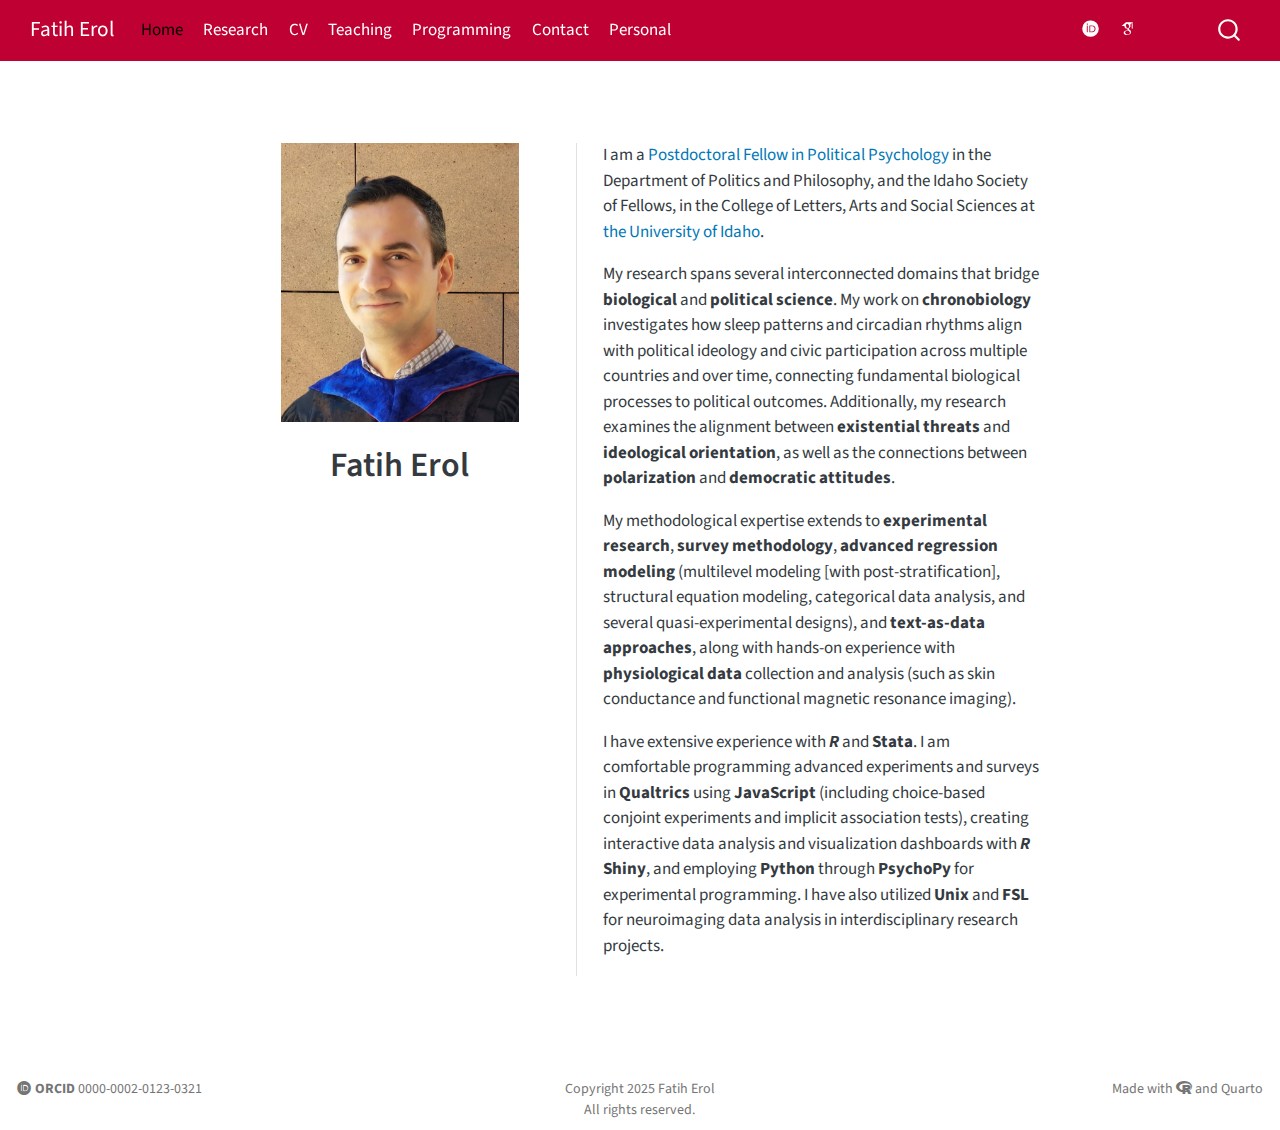
<file: docs/index.html>
<!DOCTYPE html>
<html xmlns="http://www.w3.org/1999/xhtml" lang="en" xml:lang="en"><head>

<meta charset="utf-8">
<meta name="generator" content="quarto-1.7.32">

<meta name="viewport" content="width=device-width, initial-scale=1.0, user-scalable=yes">


<title>Fatih Erol</title>
<style>
code{white-space: pre-wrap;}
span.smallcaps{font-variant: small-caps;}
div.columns{display: flex; gap: min(4vw, 1.5em);}
div.column{flex: auto; overflow-x: auto;}
div.hanging-indent{margin-left: 1.5em; text-indent: -1.5em;}
ul.task-list{list-style: none;}
ul.task-list li input[type="checkbox"] {
  width: 0.8em;
  margin: 0 0.8em 0.2em -1em; /* quarto-specific, see https://github.com/quarto-dev/quarto-cli/issues/4556 */ 
  vertical-align: middle;
}
</style>


<script src="site_libs/quarto-nav/quarto-nav.js"></script>
<script src="site_libs/clipboard/clipboard.min.js"></script>
<script src="site_libs/quarto-search/autocomplete.umd.js"></script>
<script src="site_libs/quarto-search/fuse.min.js"></script>
<script src="site_libs/quarto-search/quarto-search.js"></script>
<meta name="quarto:offset" content="./">
<script src="site_libs/quarto-html/quarto.js" type="module"></script>
<script src="site_libs/quarto-html/tabsets/tabsets.js" type="module"></script>
<script src="site_libs/quarto-html/popper.min.js"></script>
<script src="site_libs/quarto-html/tippy.umd.min.js"></script>
<link href="site_libs/quarto-html/tippy.css" rel="stylesheet">
<link href="site_libs/quarto-html/quarto-syntax-highlighting-37eea08aefeeee20ff55810ff984fec1.css" rel="stylesheet" id="quarto-text-highlighting-styles">
<script src="site_libs/bootstrap/bootstrap.min.js"></script>
<link href="site_libs/bootstrap/bootstrap-icons.css" rel="stylesheet">
<link href="site_libs/bootstrap/bootstrap-afc9d2c938f38ac986aaf13a2dbbb48d.min.css" rel="stylesheet" append-hash="true" id="quarto-bootstrap" data-mode="light">
<link href="site_libs/quarto-contrib/fontawesome6-0.1.0/all.css" rel="stylesheet">
<link href="site_libs/quarto-contrib/fontawesome6-0.1.0/latex-fontsize.css" rel="stylesheet">
<script src="site_libs/quarto-contrib/iconify-1.0.8/iconify-icon.min.js"></script>
<link href="site_libs/quarto-contrib/academicons-1.9.2/all.css" rel="stylesheet">
<link href="site_libs/quarto-contrib/academicons-1.9.2/size.css" rel="stylesheet">
<script id="quarto-search-options" type="application/json">{
  "location": "navbar",
  "copy-button": false,
  "collapse-after": 3,
  "panel-placement": "end",
  "type": "overlay",
  "limit": 50,
  "keyboard-shortcut": [
    "f",
    "/",
    "s"
  ],
  "show-item-context": false,
  "language": {
    "search-no-results-text": "No results",
    "search-matching-documents-text": "matching documents",
    "search-copy-link-title": "Copy link to search",
    "search-hide-matches-text": "Hide additional matches",
    "search-more-match-text": "more match in this document",
    "search-more-matches-text": "more matches in this document",
    "search-clear-button-title": "Clear",
    "search-text-placeholder": "",
    "search-detached-cancel-button-title": "Cancel",
    "search-submit-button-title": "Submit",
    "search-label": "Search"
  }
}</script>


<link rel="stylesheet" href="styles.css">
</head>

<body class="nav-fixed fullcontent quarto-light">

<div id="quarto-search-results"></div>
  <header id="quarto-header" class="headroom fixed-top">
    <nav class="navbar navbar-expand-lg " data-bs-theme="dark">
      <div class="navbar-container container-fluid">
      <div class="navbar-brand-container mx-auto">
    <a class="navbar-brand" href="./index.html">
    <span class="navbar-title">Fatih Erol</span>
    </a>
  </div>
            <div id="quarto-search" class="" title="Search"></div>
          <button class="navbar-toggler" type="button" data-bs-toggle="collapse" data-bs-target="#navbarCollapse" aria-controls="navbarCollapse" role="menu" aria-expanded="false" aria-label="Toggle navigation" onclick="if (window.quartoToggleHeadroom) { window.quartoToggleHeadroom(); }">
  <span class="navbar-toggler-icon"></span>
</button>
          <div class="collapse navbar-collapse" id="navbarCollapse">
            <ul class="navbar-nav navbar-nav-scroll me-auto">
  <li class="nav-item">
    <a class="nav-link active" href="./index.html" aria-current="page"> 
<span class="menu-text">Home</span></a>
  </li>  
  <li class="nav-item">
    <a class="nav-link" href="./research.html"> 
<span class="menu-text">Research</span></a>
  </li>  
  <li class="nav-item">
    <a class="nav-link" href="https://www.dropbox.com/scl/fi/ae789pbsxpbz86bilpq9u/Erol_CV.pdf?rlkey=rlbzsncg2d4a7a06g3m3cepno&amp;st=ruuhgrbn&amp;dl=0" target="_blank"> 
<span class="menu-text">CV</span></a>
  </li>  
  <li class="nav-item">
    <a class="nav-link" href="./teaching.html"> 
<span class="menu-text">Teaching</span></a>
  </li>  
  <li class="nav-item">
    <a class="nav-link" href="./programming.html"> 
<span class="menu-text">Programming</span></a>
  </li>  
  <li class="nav-item">
    <a class="nav-link" href="./contact.html"> 
<span class="menu-text">Contact</span></a>
  </li>  
  <li class="nav-item">
    <a class="nav-link" href="./personal.html"> 
<span class="menu-text">Personal</span></a>
  </li>  
</ul>
            <ul class="navbar-nav navbar-nav-scroll ms-auto">
  <li class="nav-item">
    <a class="nav-link" href="mailto:fatiherol@uidaho.edu"> 
<span class="menu-text"><iconify-icon inline="" icon="bi:envelope" style="font-size: 1.1em;" e-mail=""></iconify-icon></span></a>
  </li>  
  <li class="nav-item">
    <a class="nav-link" href="https://x.com/fatiherol_pols" target="_blank"> 
<span class="menu-text"><iconify-icon inline="" icon="mdi:twitter" style="font-size: 1.2em;" x="" (twitter)=""></iconify-icon></span></a>
  </li>  
  <li class="nav-item">
    <a class="nav-link" href="https://bsky.app/profile/fatiherol.bsky.social" rel="me" target="_blank"> 
<span class="menu-text"><iconify-icon inline="" icon="ph:butterfly-bold" style="font-size: 1.2em;" bluesky=""></iconify-icon></span></a>
  </li>  
  <li class="nav-item">
    <a class="nav-link" href="https://orcid.org/0000-0002-0123-0321" target="_blank"> 
<span class="menu-text"><i class="ai  ai-orcid"></i></span></a>
  </li>  
  <li class="nav-item">
    <a class="nav-link" href="https://scholar.google.com/citations?hl=en&amp;user=slPu75UAAAAJ" target="_blank"> 
<span class="menu-text"><i class="ai  ai-google-scholar"></i></span></a>
  </li>  
  <li class="nav-item">
    <a class="nav-link" href="https://linkedin.com/in/fatih-erol-pols" target="_blank"> 
<span class="menu-text"><iconify-icon inline="" icon="simple-icons:linkedin" style="font-size: 1.2em;" linkedin=""></iconify-icon></span></a>
  </li>  
  <li class="nav-item">
    <a class="nav-link" href="https://github.com/ferol15" rel="me" target="_blank"> 
<span class="menu-text"><iconify-icon inline="" icon="bi:github" style="font-size: 1.1em;" github=""></iconify-icon></span></a>
  </li>  
  <li class="nav-item">
    <a class="nav-link" href="https://huggingface.co/fatiherol" rel="me" target="_blank"> 
<span class="menu-text"><iconify-icon inline="" icon="simple-icons:huggingface" style="font-size: 1.2em;" hugging="" face=""></iconify-icon></span></a>
  </li>  
</ul>
          </div> <!-- /navcollapse -->
            <div class="quarto-navbar-tools">
</div>
      </div> <!-- /container-fluid -->
    </nav>
</header>
<!-- content -->
<div id="quarto-content" class="quarto-container page-columns page-rows-contents page-layout-article page-navbar">
<!-- sidebar -->
<!-- margin-sidebar -->
    
<!-- main -->
<main class="content" id="quarto-document-content">




<div class="quarto-about-trestles">
  <div class="about-entity">
    <img src="files/Erol_ID.png" class="about-image
  rectangle " style="width: 14rem;">
<header id="title-block-header" class="quarto-title-block default">
<div class="quarto-title">
<h1 class="title">Fatih Erol</h1>
</div>
<div class="quarto-title-meta">
  </div>
</header>
  </div>
  <div class="about-contents"><div id="ppc">
<p>I am a <a href="https://verso.uidaho.edu/esploro/profile/fatih_erol/overview" target="_blank"> Postdoctoral Fellow in Political Psychology</a> in the Department of Politics and Philosophy, and the Idaho Society of Fellows, in the College of Letters, Arts and Social Sciences at <a href="https://www.uidaho.edu/" target="_blank"> the University of Idaho</a>.</p>
<p>My research spans several interconnected domains that bridge <strong>biological</strong> and <strong>political science</strong>. My work on <strong>chronobiology</strong> investigates how sleep patterns and circadian rhythms align with political ideology and civic participation across multiple countries and over time, connecting fundamental biological processes to political outcomes. Additionally, my research examines the alignment between <strong>existential threats</strong> and <strong>ideological orientation</strong>, as well as the connections between <strong>polarization</strong> and <strong>democratic attitudes</strong>.</p>
<p>My methodological expertise extends to <strong>experimental research</strong>, <strong>survey methodology</strong>, <strong>advanced regression modeling</strong> (multilevel modeling [with post-stratification], structural equation modeling, categorical data analysis, and several quasi-experimental designs), and <strong>text-as-data approaches</strong>, along with hands-on experience with <strong>physiological data</strong> collection and analysis (such as skin conductance and functional magnetic resonance imaging).<br>
</p>
<p>I have extensive experience with <strong><i>R</i></strong> and <strong>Stata</strong>. I am comfortable programming advanced experiments and surveys in <strong>Qualtrics</strong> using <strong>JavaScript</strong> (including choice-based conjoint experiments and implicit association tests), creating interactive data analysis and visualization dashboards with <strong><i>R</i> Shiny</strong>, and employing <strong>Python</strong> through <strong>PsychoPy</strong> for experimental programming. I have also utilized <strong>Unix</strong> and <strong>FSL</strong> for neuroimaging data analysis in interdisciplinary research projects.<br>
</p>
</div></div>
</div>

<!-- Google tag (gtag.js) -->
<script async="" src="https://www.googletagmanager.com/gtag/js?id=G-C9REN6Q65E"></script>
<script>
  window.dataLayer = window.dataLayer || [];
  function gtag(){dataLayer.push(arguments);}
  gtag('js', new Date());

  gtag('config', 'G-C9REN6Q65E');
</script>




</main> <!-- /main -->
<script id="quarto-html-after-body" type="application/javascript">
  window.document.addEventListener("DOMContentLoaded", function (event) {
    const isCodeAnnotation = (el) => {
      for (const clz of el.classList) {
        if (clz.startsWith('code-annotation-')) {                     
          return true;
        }
      }
      return false;
    }
    const onCopySuccess = function(e) {
      // button target
      const button = e.trigger;
      // don't keep focus
      button.blur();
      // flash "checked"
      button.classList.add('code-copy-button-checked');
      var currentTitle = button.getAttribute("title");
      button.setAttribute("title", "Copied!");
      let tooltip;
      if (window.bootstrap) {
        button.setAttribute("data-bs-toggle", "tooltip");
        button.setAttribute("data-bs-placement", "left");
        button.setAttribute("data-bs-title", "Copied!");
        tooltip = new bootstrap.Tooltip(button, 
          { trigger: "manual", 
            customClass: "code-copy-button-tooltip",
            offset: [0, -8]});
        tooltip.show();    
      }
      setTimeout(function() {
        if (tooltip) {
          tooltip.hide();
          button.removeAttribute("data-bs-title");
          button.removeAttribute("data-bs-toggle");
          button.removeAttribute("data-bs-placement");
        }
        button.setAttribute("title", currentTitle);
        button.classList.remove('code-copy-button-checked');
      }, 1000);
      // clear code selection
      e.clearSelection();
    }
    const getTextToCopy = function(trigger) {
        const codeEl = trigger.previousElementSibling.cloneNode(true);
        for (const childEl of codeEl.children) {
          if (isCodeAnnotation(childEl)) {
            childEl.remove();
          }
        }
        return codeEl.innerText;
    }
    const clipboard = new window.ClipboardJS('.code-copy-button:not([data-in-quarto-modal])', {
      text: getTextToCopy
    });
    clipboard.on('success', onCopySuccess);
    if (window.document.getElementById('quarto-embedded-source-code-modal')) {
      const clipboardModal = new window.ClipboardJS('.code-copy-button[data-in-quarto-modal]', {
        text: getTextToCopy,
        container: window.document.getElementById('quarto-embedded-source-code-modal')
      });
      clipboardModal.on('success', onCopySuccess);
    }
      var localhostRegex = new RegExp(/^(?:http|https):\/\/localhost\:?[0-9]*\//);
      var mailtoRegex = new RegExp(/^mailto:/);
        var filterRegex = new RegExp("https:\/\/ferol15\.github\.io\/demosite\/");
      var isInternal = (href) => {
          return filterRegex.test(href) || localhostRegex.test(href) || mailtoRegex.test(href);
      }
      // Inspect non-navigation links and adorn them if external
     var links = window.document.querySelectorAll('a[href]:not(.nav-link):not(.navbar-brand):not(.toc-action):not(.sidebar-link):not(.sidebar-item-toggle):not(.pagination-link):not(.no-external):not([aria-hidden]):not(.dropdown-item):not(.quarto-navigation-tool):not(.about-link)');
      for (var i=0; i<links.length; i++) {
        const link = links[i];
        if (!isInternal(link.href)) {
          // undo the damage that might have been done by quarto-nav.js in the case of
          // links that we want to consider external
          if (link.dataset.originalHref !== undefined) {
            link.href = link.dataset.originalHref;
          }
        }
      }
    function tippyHover(el, contentFn, onTriggerFn, onUntriggerFn) {
      const config = {
        allowHTML: true,
        maxWidth: 500,
        delay: 100,
        arrow: false,
        appendTo: function(el) {
            return el.parentElement;
        },
        interactive: true,
        interactiveBorder: 10,
        theme: 'quarto',
        placement: 'bottom-start',
      };
      if (contentFn) {
        config.content = contentFn;
      }
      if (onTriggerFn) {
        config.onTrigger = onTriggerFn;
      }
      if (onUntriggerFn) {
        config.onUntrigger = onUntriggerFn;
      }
      window.tippy(el, config); 
    }
    const noterefs = window.document.querySelectorAll('a[role="doc-noteref"]');
    for (var i=0; i<noterefs.length; i++) {
      const ref = noterefs[i];
      tippyHover(ref, function() {
        // use id or data attribute instead here
        let href = ref.getAttribute('data-footnote-href') || ref.getAttribute('href');
        try { href = new URL(href).hash; } catch {}
        const id = href.replace(/^#\/?/, "");
        const note = window.document.getElementById(id);
        if (note) {
          return note.innerHTML;
        } else {
          return "";
        }
      });
    }
    const xrefs = window.document.querySelectorAll('a.quarto-xref');
    const processXRef = (id, note) => {
      // Strip column container classes
      const stripColumnClz = (el) => {
        el.classList.remove("page-full", "page-columns");
        if (el.children) {
          for (const child of el.children) {
            stripColumnClz(child);
          }
        }
      }
      stripColumnClz(note)
      if (id === null || id.startsWith('sec-')) {
        // Special case sections, only their first couple elements
        const container = document.createElement("div");
        if (note.children && note.children.length > 2) {
          container.appendChild(note.children[0].cloneNode(true));
          for (let i = 1; i < note.children.length; i++) {
            const child = note.children[i];
            if (child.tagName === "P" && child.innerText === "") {
              continue;
            } else {
              container.appendChild(child.cloneNode(true));
              break;
            }
          }
          if (window.Quarto?.typesetMath) {
            window.Quarto.typesetMath(container);
          }
          return container.innerHTML
        } else {
          if (window.Quarto?.typesetMath) {
            window.Quarto.typesetMath(note);
          }
          return note.innerHTML;
        }
      } else {
        // Remove any anchor links if they are present
        const anchorLink = note.querySelector('a.anchorjs-link');
        if (anchorLink) {
          anchorLink.remove();
        }
        if (window.Quarto?.typesetMath) {
          window.Quarto.typesetMath(note);
        }
        if (note.classList.contains("callout")) {
          return note.outerHTML;
        } else {
          return note.innerHTML;
        }
      }
    }
    for (var i=0; i<xrefs.length; i++) {
      const xref = xrefs[i];
      tippyHover(xref, undefined, function(instance) {
        instance.disable();
        let url = xref.getAttribute('href');
        let hash = undefined; 
        if (url.startsWith('#')) {
          hash = url;
        } else {
          try { hash = new URL(url).hash; } catch {}
        }
        if (hash) {
          const id = hash.replace(/^#\/?/, "");
          const note = window.document.getElementById(id);
          if (note !== null) {
            try {
              const html = processXRef(id, note.cloneNode(true));
              instance.setContent(html);
            } finally {
              instance.enable();
              instance.show();
            }
          } else {
            // See if we can fetch this
            fetch(url.split('#')[0])
            .then(res => res.text())
            .then(html => {
              const parser = new DOMParser();
              const htmlDoc = parser.parseFromString(html, "text/html");
              const note = htmlDoc.getElementById(id);
              if (note !== null) {
                const html = processXRef(id, note);
                instance.setContent(html);
              } 
            }).finally(() => {
              instance.enable();
              instance.show();
            });
          }
        } else {
          // See if we can fetch a full url (with no hash to target)
          // This is a special case and we should probably do some content thinning / targeting
          fetch(url)
          .then(res => res.text())
          .then(html => {
            const parser = new DOMParser();
            const htmlDoc = parser.parseFromString(html, "text/html");
            const note = htmlDoc.querySelector('main.content');
            if (note !== null) {
              // This should only happen for chapter cross references
              // (since there is no id in the URL)
              // remove the first header
              if (note.children.length > 0 && note.children[0].tagName === "HEADER") {
                note.children[0].remove();
              }
              const html = processXRef(null, note);
              instance.setContent(html);
            } 
          }).finally(() => {
            instance.enable();
            instance.show();
          });
        }
      }, function(instance) {
      });
    }
        let selectedAnnoteEl;
        const selectorForAnnotation = ( cell, annotation) => {
          let cellAttr = 'data-code-cell="' + cell + '"';
          let lineAttr = 'data-code-annotation="' +  annotation + '"';
          const selector = 'span[' + cellAttr + '][' + lineAttr + ']';
          return selector;
        }
        const selectCodeLines = (annoteEl) => {
          const doc = window.document;
          const targetCell = annoteEl.getAttribute("data-target-cell");
          const targetAnnotation = annoteEl.getAttribute("data-target-annotation");
          const annoteSpan = window.document.querySelector(selectorForAnnotation(targetCell, targetAnnotation));
          const lines = annoteSpan.getAttribute("data-code-lines").split(",");
          const lineIds = lines.map((line) => {
            return targetCell + "-" + line;
          })
          let top = null;
          let height = null;
          let parent = null;
          if (lineIds.length > 0) {
              //compute the position of the single el (top and bottom and make a div)
              const el = window.document.getElementById(lineIds[0]);
              top = el.offsetTop;
              height = el.offsetHeight;
              parent = el.parentElement.parentElement;
            if (lineIds.length > 1) {
              const lastEl = window.document.getElementById(lineIds[lineIds.length - 1]);
              const bottom = lastEl.offsetTop + lastEl.offsetHeight;
              height = bottom - top;
            }
            if (top !== null && height !== null && parent !== null) {
              // cook up a div (if necessary) and position it 
              let div = window.document.getElementById("code-annotation-line-highlight");
              if (div === null) {
                div = window.document.createElement("div");
                div.setAttribute("id", "code-annotation-line-highlight");
                div.style.position = 'absolute';
                parent.appendChild(div);
              }
              div.style.top = top - 2 + "px";
              div.style.height = height + 4 + "px";
              div.style.left = 0;
              let gutterDiv = window.document.getElementById("code-annotation-line-highlight-gutter");
              if (gutterDiv === null) {
                gutterDiv = window.document.createElement("div");
                gutterDiv.setAttribute("id", "code-annotation-line-highlight-gutter");
                gutterDiv.style.position = 'absolute';
                const codeCell = window.document.getElementById(targetCell);
                const gutter = codeCell.querySelector('.code-annotation-gutter');
                gutter.appendChild(gutterDiv);
              }
              gutterDiv.style.top = top - 2 + "px";
              gutterDiv.style.height = height + 4 + "px";
            }
            selectedAnnoteEl = annoteEl;
          }
        };
        const unselectCodeLines = () => {
          const elementsIds = ["code-annotation-line-highlight", "code-annotation-line-highlight-gutter"];
          elementsIds.forEach((elId) => {
            const div = window.document.getElementById(elId);
            if (div) {
              div.remove();
            }
          });
          selectedAnnoteEl = undefined;
        };
          // Handle positioning of the toggle
      window.addEventListener(
        "resize",
        throttle(() => {
          elRect = undefined;
          if (selectedAnnoteEl) {
            selectCodeLines(selectedAnnoteEl);
          }
        }, 10)
      );
      function throttle(fn, ms) {
      let throttle = false;
      let timer;
        return (...args) => {
          if(!throttle) { // first call gets through
              fn.apply(this, args);
              throttle = true;
          } else { // all the others get throttled
              if(timer) clearTimeout(timer); // cancel #2
              timer = setTimeout(() => {
                fn.apply(this, args);
                timer = throttle = false;
              }, ms);
          }
        };
      }
        // Attach click handler to the DT
        const annoteDls = window.document.querySelectorAll('dt[data-target-cell]');
        for (const annoteDlNode of annoteDls) {
          annoteDlNode.addEventListener('click', (event) => {
            const clickedEl = event.target;
            if (clickedEl !== selectedAnnoteEl) {
              unselectCodeLines();
              const activeEl = window.document.querySelector('dt[data-target-cell].code-annotation-active');
              if (activeEl) {
                activeEl.classList.remove('code-annotation-active');
              }
              selectCodeLines(clickedEl);
              clickedEl.classList.add('code-annotation-active');
            } else {
              // Unselect the line
              unselectCodeLines();
              clickedEl.classList.remove('code-annotation-active');
            }
          });
        }
    const findCites = (el) => {
      const parentEl = el.parentElement;
      if (parentEl) {
        const cites = parentEl.dataset.cites;
        if (cites) {
          return {
            el,
            cites: cites.split(' ')
          };
        } else {
          return findCites(el.parentElement)
        }
      } else {
        return undefined;
      }
    };
    var bibliorefs = window.document.querySelectorAll('a[role="doc-biblioref"]');
    for (var i=0; i<bibliorefs.length; i++) {
      const ref = bibliorefs[i];
      const citeInfo = findCites(ref);
      if (citeInfo) {
        tippyHover(citeInfo.el, function() {
          var popup = window.document.createElement('div');
          citeInfo.cites.forEach(function(cite) {
            var citeDiv = window.document.createElement('div');
            citeDiv.classList.add('hanging-indent');
            citeDiv.classList.add('csl-entry');
            var biblioDiv = window.document.getElementById('ref-' + cite);
            if (biblioDiv) {
              citeDiv.innerHTML = biblioDiv.innerHTML;
            }
            popup.appendChild(citeDiv);
          });
          return popup.innerHTML;
        });
      }
    }
  });
  </script>
</div> <!-- /content -->
<footer class="footer">
  <div class="nav-footer">
    <div class="nav-footer-left">
<p><span><i class="fa-brands fa-orcid" aria-label="orcid"></i> <strong>ORCID</strong> <a href="https://orcid.org/0000-0002-0123-0321" target="_blank">0000-0002-0123-0321</a> </span></p>
</div>   
    <div class="nav-footer-center">
<p>Copyright 2025 Fatih Erol<br>
All rights reserved.</p>
</div>
    <div class="nav-footer-right">
<p><span>Made with <i class="fa-brands fa-r-project" aria-label="r-project"></i> and <a href="https://quarto.org/">Quarto</a></span></p>
</div>
  </div>
</footer>




</body></html>
</file>
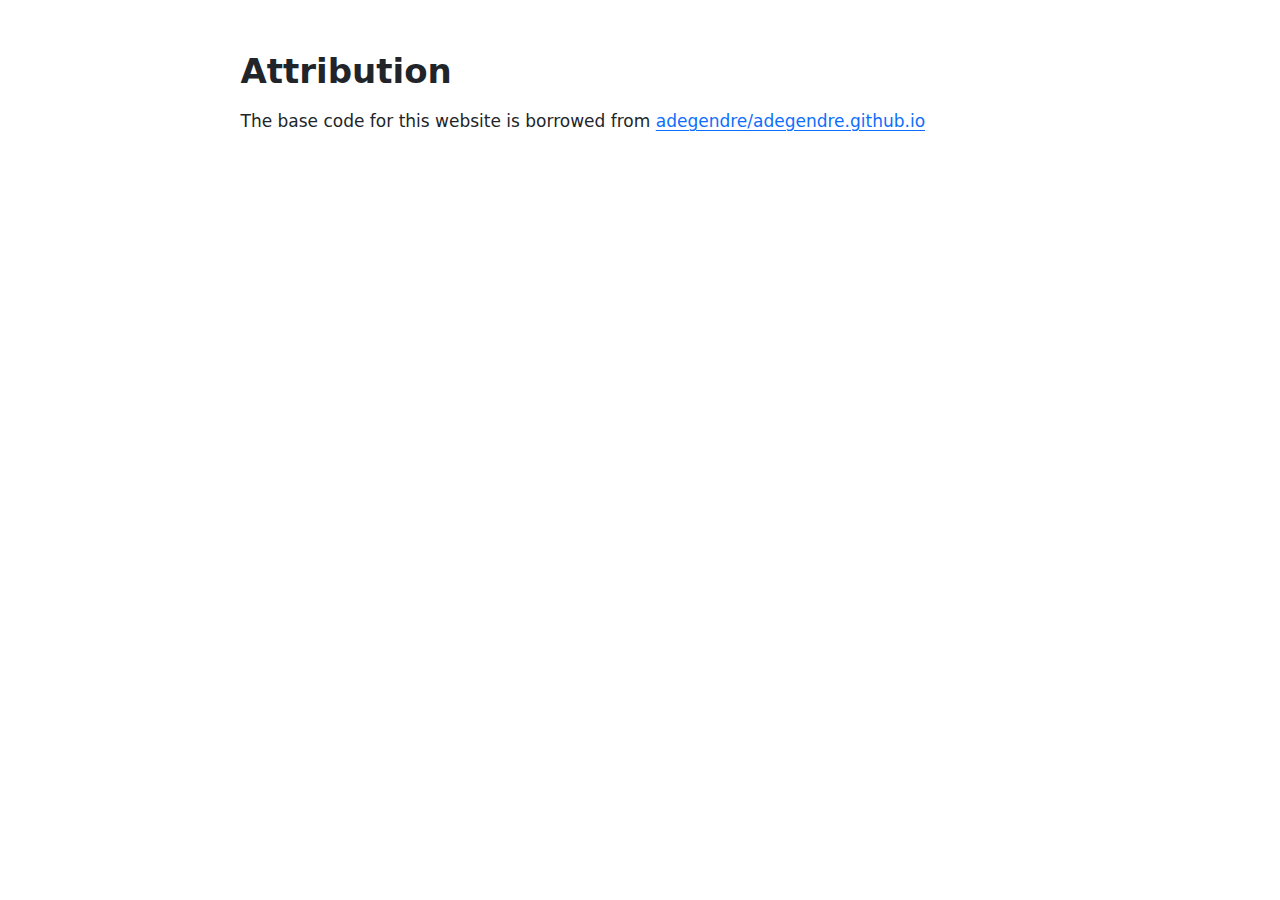
<file: README.html>
<!DOCTYPE html>
<html xmlns="http://www.w3.org/1999/xhtml" lang="en" xml:lang="en"><head>

<meta charset="utf-8">
<meta name="generator" content="quarto-1.6.42">

<meta name="viewport" content="width=device-width, initial-scale=1.0, user-scalable=yes">


<title>readme</title>
<style>
code{white-space: pre-wrap;}
span.smallcaps{font-variant: small-caps;}
div.columns{display: flex; gap: min(4vw, 1.5em);}
div.column{flex: auto; overflow-x: auto;}
div.hanging-indent{margin-left: 1.5em; text-indent: -1.5em;}
ul.task-list{list-style: none;}
ul.task-list li input[type="checkbox"] {
  width: 0.8em;
  margin: 0 0.8em 0.2em -1em; /* quarto-specific, see https://github.com/quarto-dev/quarto-cli/issues/4556 */ 
  vertical-align: middle;
}
</style>


<script src="README_files/libs/clipboard/clipboard.min.js"></script>
<script src="README_files/libs/quarto-html/quarto.js"></script>
<script src="README_files/libs/quarto-html/popper.min.js"></script>
<script src="README_files/libs/quarto-html/tippy.umd.min.js"></script>
<script src="README_files/libs/quarto-html/anchor.min.js"></script>
<link href="README_files/libs/quarto-html/tippy.css" rel="stylesheet">
<link href="README_files/libs/quarto-html/quarto-syntax-highlighting-2f5df379a58b258e96c21c0638c20c03.css" rel="stylesheet" id="quarto-text-highlighting-styles">
<script src="README_files/libs/bootstrap/bootstrap.min.js"></script>
<link href="README_files/libs/bootstrap/bootstrap-icons.css" rel="stylesheet">
<link href="README_files/libs/bootstrap/bootstrap-c0367b04c37547644fece4185067e4a7.min.css" rel="stylesheet" append-hash="true" id="quarto-bootstrap" data-mode="light">


</head>

<body class="fullcontent">

<div id="quarto-content" class="page-columns page-rows-contents page-layout-article">

<main class="content" id="quarto-document-content">




<section id="attribution" class="level1">
<h1>Attribution</h1>
<p>The base code for this website is borrowed from <a href="https://github.com/adegendre/adegendre.github.io" target="_blank"> adegendre/adegendre.github.io</a></p>
</section>

</main>
<!-- /main column -->
<script id="quarto-html-after-body" type="application/javascript">
window.document.addEventListener("DOMContentLoaded", function (event) {
  const toggleBodyColorMode = (bsSheetEl) => {
    const mode = bsSheetEl.getAttribute("data-mode");
    const bodyEl = window.document.querySelector("body");
    if (mode === "dark") {
      bodyEl.classList.add("quarto-dark");
      bodyEl.classList.remove("quarto-light");
    } else {
      bodyEl.classList.add("quarto-light");
      bodyEl.classList.remove("quarto-dark");
    }
  }
  const toggleBodyColorPrimary = () => {
    const bsSheetEl = window.document.querySelector("link#quarto-bootstrap");
    if (bsSheetEl) {
      toggleBodyColorMode(bsSheetEl);
    }
  }
  toggleBodyColorPrimary();  
  const icon = "";
  const anchorJS = new window.AnchorJS();
  anchorJS.options = {
    placement: 'right',
    icon: icon
  };
  anchorJS.add('.anchored');
  const isCodeAnnotation = (el) => {
    for (const clz of el.classList) {
      if (clz.startsWith('code-annotation-')) {                     
        return true;
      }
    }
    return false;
  }
  const onCopySuccess = function(e) {
    // button target
    const button = e.trigger;
    // don't keep focus
    button.blur();
    // flash "checked"
    button.classList.add('code-copy-button-checked');
    var currentTitle = button.getAttribute("title");
    button.setAttribute("title", "Copied!");
    let tooltip;
    if (window.bootstrap) {
      button.setAttribute("data-bs-toggle", "tooltip");
      button.setAttribute("data-bs-placement", "left");
      button.setAttribute("data-bs-title", "Copied!");
      tooltip = new bootstrap.Tooltip(button, 
        { trigger: "manual", 
          customClass: "code-copy-button-tooltip",
          offset: [0, -8]});
      tooltip.show();    
    }
    setTimeout(function() {
      if (tooltip) {
        tooltip.hide();
        button.removeAttribute("data-bs-title");
        button.removeAttribute("data-bs-toggle");
        button.removeAttribute("data-bs-placement");
      }
      button.setAttribute("title", currentTitle);
      button.classList.remove('code-copy-button-checked');
    }, 1000);
    // clear code selection
    e.clearSelection();
  }
  const getTextToCopy = function(trigger) {
      const codeEl = trigger.previousElementSibling.cloneNode(true);
      for (const childEl of codeEl.children) {
        if (isCodeAnnotation(childEl)) {
          childEl.remove();
        }
      }
      return codeEl.innerText;
  }
  const clipboard = new window.ClipboardJS('.code-copy-button:not([data-in-quarto-modal])', {
    text: getTextToCopy
  });
  clipboard.on('success', onCopySuccess);
  if (window.document.getElementById('quarto-embedded-source-code-modal')) {
    const clipboardModal = new window.ClipboardJS('.code-copy-button[data-in-quarto-modal]', {
      text: getTextToCopy,
      container: window.document.getElementById('quarto-embedded-source-code-modal')
    });
    clipboardModal.on('success', onCopySuccess);
  }
    var localhostRegex = new RegExp(/^(?:http|https):\/\/localhost\:?[0-9]*\//);
    var mailtoRegex = new RegExp(/^mailto:/);
      var filterRegex = new RegExp('/' + window.location.host + '/');
    var isInternal = (href) => {
        return filterRegex.test(href) || localhostRegex.test(href) || mailtoRegex.test(href);
    }
    // Inspect non-navigation links and adorn them if external
 	var links = window.document.querySelectorAll('a[href]:not(.nav-link):not(.navbar-brand):not(.toc-action):not(.sidebar-link):not(.sidebar-item-toggle):not(.pagination-link):not(.no-external):not([aria-hidden]):not(.dropdown-item):not(.quarto-navigation-tool):not(.about-link)');
    for (var i=0; i<links.length; i++) {
      const link = links[i];
      if (!isInternal(link.href)) {
        // undo the damage that might have been done by quarto-nav.js in the case of
        // links that we want to consider external
        if (link.dataset.originalHref !== undefined) {
          link.href = link.dataset.originalHref;
        }
      }
    }
  function tippyHover(el, contentFn, onTriggerFn, onUntriggerFn) {
    const config = {
      allowHTML: true,
      maxWidth: 500,
      delay: 100,
      arrow: false,
      appendTo: function(el) {
          return el.parentElement;
      },
      interactive: true,
      interactiveBorder: 10,
      theme: 'quarto',
      placement: 'bottom-start',
    };
    if (contentFn) {
      config.content = contentFn;
    }
    if (onTriggerFn) {
      config.onTrigger = onTriggerFn;
    }
    if (onUntriggerFn) {
      config.onUntrigger = onUntriggerFn;
    }
    window.tippy(el, config); 
  }
  const noterefs = window.document.querySelectorAll('a[role="doc-noteref"]');
  for (var i=0; i<noterefs.length; i++) {
    const ref = noterefs[i];
    tippyHover(ref, function() {
      // use id or data attribute instead here
      let href = ref.getAttribute('data-footnote-href') || ref.getAttribute('href');
      try { href = new URL(href).hash; } catch {}
      const id = href.replace(/^#\/?/, "");
      const note = window.document.getElementById(id);
      if (note) {
        return note.innerHTML;
      } else {
        return "";
      }
    });
  }
  const xrefs = window.document.querySelectorAll('a.quarto-xref');
  const processXRef = (id, note) => {
    // Strip column container classes
    const stripColumnClz = (el) => {
      el.classList.remove("page-full", "page-columns");
      if (el.children) {
        for (const child of el.children) {
          stripColumnClz(child);
        }
      }
    }
    stripColumnClz(note)
    if (id === null || id.startsWith('sec-')) {
      // Special case sections, only their first couple elements
      const container = document.createElement("div");
      if (note.children && note.children.length > 2) {
        container.appendChild(note.children[0].cloneNode(true));
        for (let i = 1; i < note.children.length; i++) {
          const child = note.children[i];
          if (child.tagName === "P" && child.innerText === "") {
            continue;
          } else {
            container.appendChild(child.cloneNode(true));
            break;
          }
        }
        if (window.Quarto?.typesetMath) {
          window.Quarto.typesetMath(container);
        }
        return container.innerHTML
      } else {
        if (window.Quarto?.typesetMath) {
          window.Quarto.typesetMath(note);
        }
        return note.innerHTML;
      }
    } else {
      // Remove any anchor links if they are present
      const anchorLink = note.querySelector('a.anchorjs-link');
      if (anchorLink) {
        anchorLink.remove();
      }
      if (window.Quarto?.typesetMath) {
        window.Quarto.typesetMath(note);
      }
      if (note.classList.contains("callout")) {
        return note.outerHTML;
      } else {
        return note.innerHTML;
      }
    }
  }
  for (var i=0; i<xrefs.length; i++) {
    const xref = xrefs[i];
    tippyHover(xref, undefined, function(instance) {
      instance.disable();
      let url = xref.getAttribute('href');
      let hash = undefined; 
      if (url.startsWith('#')) {
        hash = url;
      } else {
        try { hash = new URL(url).hash; } catch {}
      }
      if (hash) {
        const id = hash.replace(/^#\/?/, "");
        const note = window.document.getElementById(id);
        if (note !== null) {
          try {
            const html = processXRef(id, note.cloneNode(true));
            instance.setContent(html);
          } finally {
            instance.enable();
            instance.show();
          }
        } else {
          // See if we can fetch this
          fetch(url.split('#')[0])
          .then(res => res.text())
          .then(html => {
            const parser = new DOMParser();
            const htmlDoc = parser.parseFromString(html, "text/html");
            const note = htmlDoc.getElementById(id);
            if (note !== null) {
              const html = processXRef(id, note);
              instance.setContent(html);
            } 
          }).finally(() => {
            instance.enable();
            instance.show();
          });
        }
      } else {
        // See if we can fetch a full url (with no hash to target)
        // This is a special case and we should probably do some content thinning / targeting
        fetch(url)
        .then(res => res.text())
        .then(html => {
          const parser = new DOMParser();
          const htmlDoc = parser.parseFromString(html, "text/html");
          const note = htmlDoc.querySelector('main.content');
          if (note !== null) {
            // This should only happen for chapter cross references
            // (since there is no id in the URL)
            // remove the first header
            if (note.children.length > 0 && note.children[0].tagName === "HEADER") {
              note.children[0].remove();
            }
            const html = processXRef(null, note);
            instance.setContent(html);
          } 
        }).finally(() => {
          instance.enable();
          instance.show();
        });
      }
    }, function(instance) {
    });
  }
      let selectedAnnoteEl;
      const selectorForAnnotation = ( cell, annotation) => {
        let cellAttr = 'data-code-cell="' + cell + '"';
        let lineAttr = 'data-code-annotation="' +  annotation + '"';
        const selector = 'span[' + cellAttr + '][' + lineAttr + ']';
        return selector;
      }
      const selectCodeLines = (annoteEl) => {
        const doc = window.document;
        const targetCell = annoteEl.getAttribute("data-target-cell");
        const targetAnnotation = annoteEl.getAttribute("data-target-annotation");
        const annoteSpan = window.document.querySelector(selectorForAnnotation(targetCell, targetAnnotation));
        const lines = annoteSpan.getAttribute("data-code-lines").split(",");
        const lineIds = lines.map((line) => {
          return targetCell + "-" + line;
        })
        let top = null;
        let height = null;
        let parent = null;
        if (lineIds.length > 0) {
            //compute the position of the single el (top and bottom and make a div)
            const el = window.document.getElementById(lineIds[0]);
            top = el.offsetTop;
            height = el.offsetHeight;
            parent = el.parentElement.parentElement;
          if (lineIds.length > 1) {
            const lastEl = window.document.getElementById(lineIds[lineIds.length - 1]);
            const bottom = lastEl.offsetTop + lastEl.offsetHeight;
            height = bottom - top;
          }
          if (top !== null && height !== null && parent !== null) {
            // cook up a div (if necessary) and position it 
            let div = window.document.getElementById("code-annotation-line-highlight");
            if (div === null) {
              div = window.document.createElement("div");
              div.setAttribute("id", "code-annotation-line-highlight");
              div.style.position = 'absolute';
              parent.appendChild(div);
            }
            div.style.top = top - 2 + "px";
            div.style.height = height + 4 + "px";
            div.style.left = 0;
            let gutterDiv = window.document.getElementById("code-annotation-line-highlight-gutter");
            if (gutterDiv === null) {
              gutterDiv = window.document.createElement("div");
              gutterDiv.setAttribute("id", "code-annotation-line-highlight-gutter");
              gutterDiv.style.position = 'absolute';
              const codeCell = window.document.getElementById(targetCell);
              const gutter = codeCell.querySelector('.code-annotation-gutter');
              gutter.appendChild(gutterDiv);
            }
            gutterDiv.style.top = top - 2 + "px";
            gutterDiv.style.height = height + 4 + "px";
          }
          selectedAnnoteEl = annoteEl;
        }
      };
      const unselectCodeLines = () => {
        const elementsIds = ["code-annotation-line-highlight", "code-annotation-line-highlight-gutter"];
        elementsIds.forEach((elId) => {
          const div = window.document.getElementById(elId);
          if (div) {
            div.remove();
          }
        });
        selectedAnnoteEl = undefined;
      };
        // Handle positioning of the toggle
    window.addEventListener(
      "resize",
      throttle(() => {
        elRect = undefined;
        if (selectedAnnoteEl) {
          selectCodeLines(selectedAnnoteEl);
        }
      }, 10)
    );
    function throttle(fn, ms) {
    let throttle = false;
    let timer;
      return (...args) => {
        if(!throttle) { // first call gets through
            fn.apply(this, args);
            throttle = true;
        } else { // all the others get throttled
            if(timer) clearTimeout(timer); // cancel #2
            timer = setTimeout(() => {
              fn.apply(this, args);
              timer = throttle = false;
            }, ms);
        }
      };
    }
      // Attach click handler to the DT
      const annoteDls = window.document.querySelectorAll('dt[data-target-cell]');
      for (const annoteDlNode of annoteDls) {
        annoteDlNode.addEventListener('click', (event) => {
          const clickedEl = event.target;
          if (clickedEl !== selectedAnnoteEl) {
            unselectCodeLines();
            const activeEl = window.document.querySelector('dt[data-target-cell].code-annotation-active');
            if (activeEl) {
              activeEl.classList.remove('code-annotation-active');
            }
            selectCodeLines(clickedEl);
            clickedEl.classList.add('code-annotation-active');
          } else {
            // Unselect the line
            unselectCodeLines();
            clickedEl.classList.remove('code-annotation-active');
          }
        });
      }
  const findCites = (el) => {
    const parentEl = el.parentElement;
    if (parentEl) {
      const cites = parentEl.dataset.cites;
      if (cites) {
        return {
          el,
          cites: cites.split(' ')
        };
      } else {
        return findCites(el.parentElement)
      }
    } else {
      return undefined;
    }
  };
  var bibliorefs = window.document.querySelectorAll('a[role="doc-biblioref"]');
  for (var i=0; i<bibliorefs.length; i++) {
    const ref = bibliorefs[i];
    const citeInfo = findCites(ref);
    if (citeInfo) {
      tippyHover(citeInfo.el, function() {
        var popup = window.document.createElement('div');
        citeInfo.cites.forEach(function(cite) {
          var citeDiv = window.document.createElement('div');
          citeDiv.classList.add('hanging-indent');
          citeDiv.classList.add('csl-entry');
          var biblioDiv = window.document.getElementById('ref-' + cite);
          if (biblioDiv) {
            citeDiv.innerHTML = biblioDiv.innerHTML;
          }
          popup.appendChild(citeDiv);
        });
        return popup.innerHTML;
      });
    }
  }
});
</script>
</div> <!-- /content -->




</body></html>
</file>
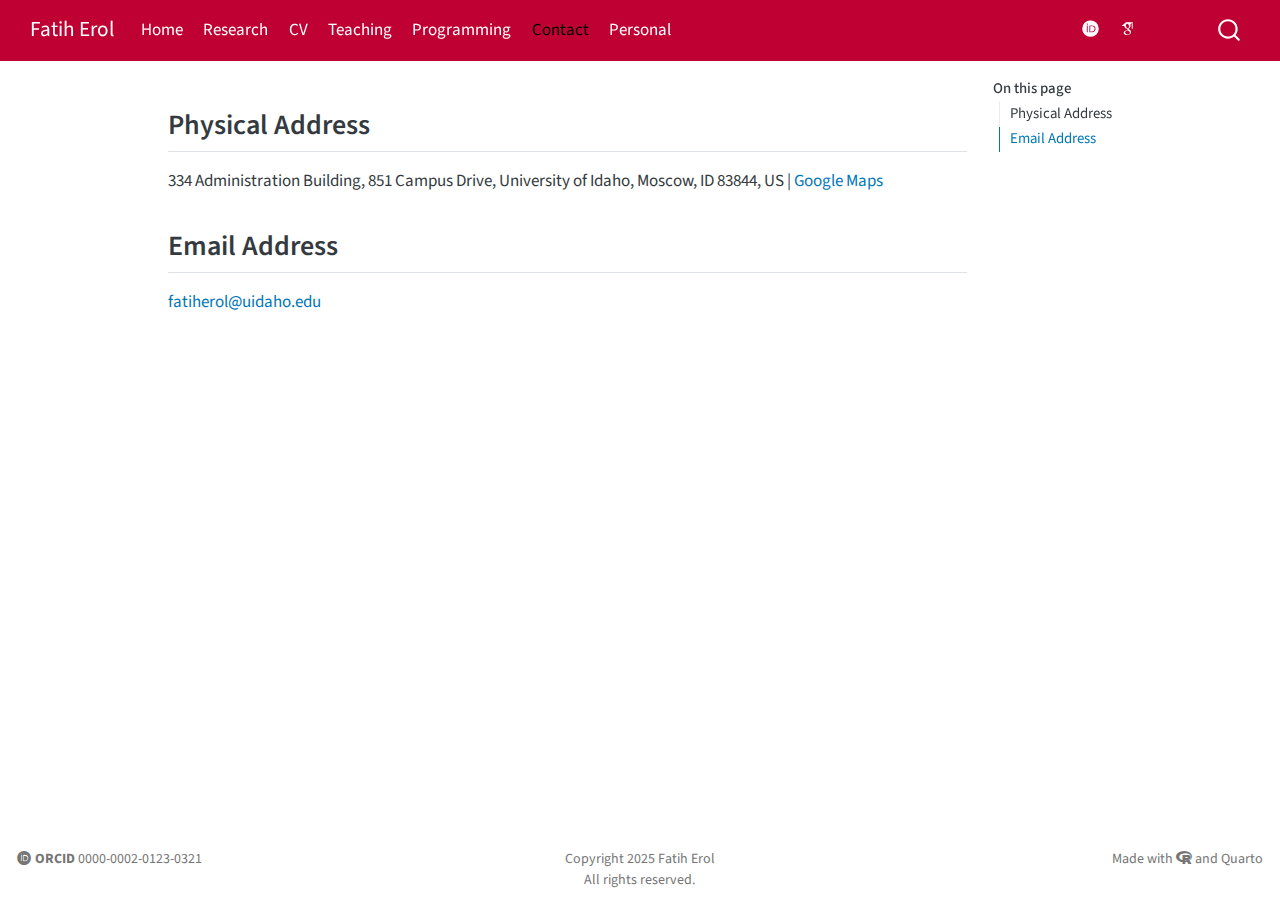
<file: docs/contact.html>
<!DOCTYPE html>
<html xmlns="http://www.w3.org/1999/xhtml" lang="en" xml:lang="en"><head>

<meta charset="utf-8">
<meta name="generator" content="quarto-1.7.32">

<meta name="viewport" content="width=device-width, initial-scale=1.0, user-scalable=yes">


<title>contact – Fatih Erol</title>
<style>
code{white-space: pre-wrap;}
span.smallcaps{font-variant: small-caps;}
div.columns{display: flex; gap: min(4vw, 1.5em);}
div.column{flex: auto; overflow-x: auto;}
div.hanging-indent{margin-left: 1.5em; text-indent: -1.5em;}
ul.task-list{list-style: none;}
ul.task-list li input[type="checkbox"] {
  width: 0.8em;
  margin: 0 0.8em 0.2em -1em; /* quarto-specific, see https://github.com/quarto-dev/quarto-cli/issues/4556 */ 
  vertical-align: middle;
}
</style>


<script src="site_libs/quarto-nav/quarto-nav.js"></script>
<script src="site_libs/clipboard/clipboard.min.js"></script>
<script src="site_libs/quarto-search/autocomplete.umd.js"></script>
<script src="site_libs/quarto-search/fuse.min.js"></script>
<script src="site_libs/quarto-search/quarto-search.js"></script>
<meta name="quarto:offset" content="./">
<script src="site_libs/quarto-html/quarto.js" type="module"></script>
<script src="site_libs/quarto-html/tabsets/tabsets.js" type="module"></script>
<script src="site_libs/quarto-html/popper.min.js"></script>
<script src="site_libs/quarto-html/tippy.umd.min.js"></script>
<script src="site_libs/quarto-html/anchor.min.js"></script>
<link href="site_libs/quarto-html/tippy.css" rel="stylesheet">
<link href="site_libs/quarto-html/quarto-syntax-highlighting-37eea08aefeeee20ff55810ff984fec1.css" rel="stylesheet" id="quarto-text-highlighting-styles">
<script src="site_libs/bootstrap/bootstrap.min.js"></script>
<link href="site_libs/bootstrap/bootstrap-icons.css" rel="stylesheet">
<link href="site_libs/bootstrap/bootstrap-afc9d2c938f38ac986aaf13a2dbbb48d.min.css" rel="stylesheet" append-hash="true" id="quarto-bootstrap" data-mode="light">
<link href="site_libs/quarto-contrib/fontawesome6-0.1.0/all.css" rel="stylesheet">
<link href="site_libs/quarto-contrib/fontawesome6-0.1.0/latex-fontsize.css" rel="stylesheet">
<script src="site_libs/quarto-contrib/iconify-1.0.8/iconify-icon.min.js"></script>
<link href="site_libs/quarto-contrib/academicons-1.9.2/all.css" rel="stylesheet">
<link href="site_libs/quarto-contrib/academicons-1.9.2/size.css" rel="stylesheet">
<script id="quarto-search-options" type="application/json">{
  "location": "navbar",
  "copy-button": false,
  "collapse-after": 3,
  "panel-placement": "end",
  "type": "overlay",
  "limit": 50,
  "keyboard-shortcut": [
    "f",
    "/",
    "s"
  ],
  "show-item-context": false,
  "language": {
    "search-no-results-text": "No results",
    "search-matching-documents-text": "matching documents",
    "search-copy-link-title": "Copy link to search",
    "search-hide-matches-text": "Hide additional matches",
    "search-more-match-text": "more match in this document",
    "search-more-matches-text": "more matches in this document",
    "search-clear-button-title": "Clear",
    "search-text-placeholder": "",
    "search-detached-cancel-button-title": "Cancel",
    "search-submit-button-title": "Submit",
    "search-label": "Search"
  }
}</script>


<link rel="stylesheet" href="styles.css">
</head>

<body class="nav-fixed quarto-light">

<div id="quarto-search-results"></div>
  <header id="quarto-header" class="headroom fixed-top">
    <nav class="navbar navbar-expand-lg " data-bs-theme="dark">
      <div class="navbar-container container-fluid">
      <div class="navbar-brand-container mx-auto">
    <a class="navbar-brand" href="./index.html">
    <span class="navbar-title">Fatih Erol</span>
    </a>
  </div>
            <div id="quarto-search" class="" title="Search"></div>
          <button class="navbar-toggler" type="button" data-bs-toggle="collapse" data-bs-target="#navbarCollapse" aria-controls="navbarCollapse" role="menu" aria-expanded="false" aria-label="Toggle navigation" onclick="if (window.quartoToggleHeadroom) { window.quartoToggleHeadroom(); }">
  <span class="navbar-toggler-icon"></span>
</button>
          <div class="collapse navbar-collapse" id="navbarCollapse">
            <ul class="navbar-nav navbar-nav-scroll me-auto">
  <li class="nav-item">
    <a class="nav-link" href="./index.html"> 
<span class="menu-text">Home</span></a>
  </li>  
  <li class="nav-item">
    <a class="nav-link" href="./research.html"> 
<span class="menu-text">Research</span></a>
  </li>  
  <li class="nav-item">
    <a class="nav-link" href="https://www.dropbox.com/scl/fi/ae789pbsxpbz86bilpq9u/Erol_CV.pdf?rlkey=rlbzsncg2d4a7a06g3m3cepno&amp;st=ruuhgrbn&amp;dl=0" target="_blank"> 
<span class="menu-text">CV</span></a>
  </li>  
  <li class="nav-item">
    <a class="nav-link" href="./teaching.html"> 
<span class="menu-text">Teaching</span></a>
  </li>  
  <li class="nav-item">
    <a class="nav-link" href="./programming.html"> 
<span class="menu-text">Programming</span></a>
  </li>  
  <li class="nav-item">
    <a class="nav-link active" href="./contact.html" aria-current="page"> 
<span class="menu-text">Contact</span></a>
  </li>  
  <li class="nav-item">
    <a class="nav-link" href="./personal.html"> 
<span class="menu-text">Personal</span></a>
  </li>  
</ul>
            <ul class="navbar-nav navbar-nav-scroll ms-auto">
  <li class="nav-item">
    <a class="nav-link" href="mailto:fatiherol@uidaho.edu"> 
<span class="menu-text"><iconify-icon inline="" icon="bi:envelope" style="font-size: 1.1em;" e-mail=""></iconify-icon></span></a>
  </li>  
  <li class="nav-item">
    <a class="nav-link" href="https://x.com/fatiherol_pols" target="_blank"> 
<span class="menu-text"><iconify-icon inline="" icon="mdi:twitter" style="font-size: 1.2em;" x="" (twitter)=""></iconify-icon></span></a>
  </li>  
  <li class="nav-item">
    <a class="nav-link" href="https://bsky.app/profile/fatiherol.bsky.social" rel="me" target="_blank"> 
<span class="menu-text"><iconify-icon inline="" icon="ph:butterfly-bold" style="font-size: 1.2em;" bluesky=""></iconify-icon></span></a>
  </li>  
  <li class="nav-item">
    <a class="nav-link" href="https://orcid.org/0000-0002-0123-0321" target="_blank"> 
<span class="menu-text"><i class="ai  ai-orcid"></i></span></a>
  </li>  
  <li class="nav-item">
    <a class="nav-link" href="https://scholar.google.com/citations?hl=en&amp;user=slPu75UAAAAJ" target="_blank"> 
<span class="menu-text"><i class="ai  ai-google-scholar"></i></span></a>
  </li>  
  <li class="nav-item">
    <a class="nav-link" href="https://linkedin.com/in/fatih-erol-pols" target="_blank"> 
<span class="menu-text"><iconify-icon inline="" icon="simple-icons:linkedin" style="font-size: 1.2em;" linkedin=""></iconify-icon></span></a>
  </li>  
  <li class="nav-item">
    <a class="nav-link" href="https://github.com/ferol15" rel="me" target="_blank"> 
<span class="menu-text"><iconify-icon inline="" icon="bi:github" style="font-size: 1.1em;" github=""></iconify-icon></span></a>
  </li>  
  <li class="nav-item">
    <a class="nav-link" href="https://huggingface.co/fatiherol" rel="me" target="_blank"> 
<span class="menu-text"><iconify-icon inline="" icon="simple-icons:huggingface" style="font-size: 1.2em;" hugging="" face=""></iconify-icon></span></a>
  </li>  
</ul>
          </div> <!-- /navcollapse -->
            <div class="quarto-navbar-tools">
</div>
      </div> <!-- /container-fluid -->
    </nav>
</header>
<!-- content -->
<div id="quarto-content" class="quarto-container page-columns page-rows-contents page-layout-article page-navbar">
<!-- sidebar -->
<!-- margin-sidebar -->
    <div id="quarto-margin-sidebar" class="sidebar margin-sidebar">
        <nav id="TOC" role="doc-toc" class="toc-active">
    <h2 id="toc-title">On this page</h2>
   
  <ul>
  <li><a href="#physical-address" id="toc-physical-address" class="nav-link active" data-scroll-target="#physical-address">Physical Address</a></li>
  <li><a href="#email-address" id="toc-email-address" class="nav-link" data-scroll-target="#email-address">Email Address</a></li>
  </ul>
</nav>
    </div>
<!-- main -->
<main class="content" id="quarto-document-content"><header id="title-block-header" class="quarto-title-block"></header>




<section id="physical-address" class="level2">
<h2 class="anchored" data-anchor-id="physical-address">Physical Address</h2>
<p>334 Administration Building, 851 Campus Drive, University of Idaho, Moscow, ID 83844, US | <a href="https://maps.app.goo.gl/ZMgrJGA7HiipYur88">Google Maps</a></p>
</section>
<section id="email-address" class="level2">
<h2 class="anchored" data-anchor-id="email-address">Email Address</h2>
<p><a href="mailto:fatiherol@uidaho.edu">fatiherol@uidaho.edu</a></p>
<!-- Google tag (gtag.js) -->
<script async="" src="https://www.googletagmanager.com/gtag/js?id=G-C9REN6Q65E"></script>
<script>
  window.dataLayer = window.dataLayer || [];
  function gtag(){dataLayer.push(arguments);}
  gtag('js', new Date());

  gtag('config', 'G-C9REN6Q65E');
</script>


</section>

</main> <!-- /main -->
<script id="quarto-html-after-body" type="application/javascript">
  window.document.addEventListener("DOMContentLoaded", function (event) {
    const icon = "";
    const anchorJS = new window.AnchorJS();
    anchorJS.options = {
      placement: 'right',
      icon: icon
    };
    anchorJS.add('.anchored');
    const isCodeAnnotation = (el) => {
      for (const clz of el.classList) {
        if (clz.startsWith('code-annotation-')) {                     
          return true;
        }
      }
      return false;
    }
    const onCopySuccess = function(e) {
      // button target
      const button = e.trigger;
      // don't keep focus
      button.blur();
      // flash "checked"
      button.classList.add('code-copy-button-checked');
      var currentTitle = button.getAttribute("title");
      button.setAttribute("title", "Copied!");
      let tooltip;
      if (window.bootstrap) {
        button.setAttribute("data-bs-toggle", "tooltip");
        button.setAttribute("data-bs-placement", "left");
        button.setAttribute("data-bs-title", "Copied!");
        tooltip = new bootstrap.Tooltip(button, 
          { trigger: "manual", 
            customClass: "code-copy-button-tooltip",
            offset: [0, -8]});
        tooltip.show();    
      }
      setTimeout(function() {
        if (tooltip) {
          tooltip.hide();
          button.removeAttribute("data-bs-title");
          button.removeAttribute("data-bs-toggle");
          button.removeAttribute("data-bs-placement");
        }
        button.setAttribute("title", currentTitle);
        button.classList.remove('code-copy-button-checked');
      }, 1000);
      // clear code selection
      e.clearSelection();
    }
    const getTextToCopy = function(trigger) {
        const codeEl = trigger.previousElementSibling.cloneNode(true);
        for (const childEl of codeEl.children) {
          if (isCodeAnnotation(childEl)) {
            childEl.remove();
          }
        }
        return codeEl.innerText;
    }
    const clipboard = new window.ClipboardJS('.code-copy-button:not([data-in-quarto-modal])', {
      text: getTextToCopy
    });
    clipboard.on('success', onCopySuccess);
    if (window.document.getElementById('quarto-embedded-source-code-modal')) {
      const clipboardModal = new window.ClipboardJS('.code-copy-button[data-in-quarto-modal]', {
        text: getTextToCopy,
        container: window.document.getElementById('quarto-embedded-source-code-modal')
      });
      clipboardModal.on('success', onCopySuccess);
    }
      var localhostRegex = new RegExp(/^(?:http|https):\/\/localhost\:?[0-9]*\//);
      var mailtoRegex = new RegExp(/^mailto:/);
        var filterRegex = new RegExp("https:\/\/ferol15\.github\.io\/demosite\/");
      var isInternal = (href) => {
          return filterRegex.test(href) || localhostRegex.test(href) || mailtoRegex.test(href);
      }
      // Inspect non-navigation links and adorn them if external
     var links = window.document.querySelectorAll('a[href]:not(.nav-link):not(.navbar-brand):not(.toc-action):not(.sidebar-link):not(.sidebar-item-toggle):not(.pagination-link):not(.no-external):not([aria-hidden]):not(.dropdown-item):not(.quarto-navigation-tool):not(.about-link)');
      for (var i=0; i<links.length; i++) {
        const link = links[i];
        if (!isInternal(link.href)) {
          // undo the damage that might have been done by quarto-nav.js in the case of
          // links that we want to consider external
          if (link.dataset.originalHref !== undefined) {
            link.href = link.dataset.originalHref;
          }
            // target, if specified
            link.setAttribute("target", "_blank");
            if (link.getAttribute("rel") === null) {
              link.setAttribute("rel", "noopener");
            }
        }
      }
    function tippyHover(el, contentFn, onTriggerFn, onUntriggerFn) {
      const config = {
        allowHTML: true,
        maxWidth: 500,
        delay: 100,
        arrow: false,
        appendTo: function(el) {
            return el.parentElement;
        },
        interactive: true,
        interactiveBorder: 10,
        theme: 'quarto',
        placement: 'bottom-start',
      };
      if (contentFn) {
        config.content = contentFn;
      }
      if (onTriggerFn) {
        config.onTrigger = onTriggerFn;
      }
      if (onUntriggerFn) {
        config.onUntrigger = onUntriggerFn;
      }
      window.tippy(el, config); 
    }
    const noterefs = window.document.querySelectorAll('a[role="doc-noteref"]');
    for (var i=0; i<noterefs.length; i++) {
      const ref = noterefs[i];
      tippyHover(ref, function() {
        // use id or data attribute instead here
        let href = ref.getAttribute('data-footnote-href') || ref.getAttribute('href');
        try { href = new URL(href).hash; } catch {}
        const id = href.replace(/^#\/?/, "");
        const note = window.document.getElementById(id);
        if (note) {
          return note.innerHTML;
        } else {
          return "";
        }
      });
    }
    const xrefs = window.document.querySelectorAll('a.quarto-xref');
    const processXRef = (id, note) => {
      // Strip column container classes
      const stripColumnClz = (el) => {
        el.classList.remove("page-full", "page-columns");
        if (el.children) {
          for (const child of el.children) {
            stripColumnClz(child);
          }
        }
      }
      stripColumnClz(note)
      if (id === null || id.startsWith('sec-')) {
        // Special case sections, only their first couple elements
        const container = document.createElement("div");
        if (note.children && note.children.length > 2) {
          container.appendChild(note.children[0].cloneNode(true));
          for (let i = 1; i < note.children.length; i++) {
            const child = note.children[i];
            if (child.tagName === "P" && child.innerText === "") {
              continue;
            } else {
              container.appendChild(child.cloneNode(true));
              break;
            }
          }
          if (window.Quarto?.typesetMath) {
            window.Quarto.typesetMath(container);
          }
          return container.innerHTML
        } else {
          if (window.Quarto?.typesetMath) {
            window.Quarto.typesetMath(note);
          }
          return note.innerHTML;
        }
      } else {
        // Remove any anchor links if they are present
        const anchorLink = note.querySelector('a.anchorjs-link');
        if (anchorLink) {
          anchorLink.remove();
        }
        if (window.Quarto?.typesetMath) {
          window.Quarto.typesetMath(note);
        }
        if (note.classList.contains("callout")) {
          return note.outerHTML;
        } else {
          return note.innerHTML;
        }
      }
    }
    for (var i=0; i<xrefs.length; i++) {
      const xref = xrefs[i];
      tippyHover(xref, undefined, function(instance) {
        instance.disable();
        let url = xref.getAttribute('href');
        let hash = undefined; 
        if (url.startsWith('#')) {
          hash = url;
        } else {
          try { hash = new URL(url).hash; } catch {}
        }
        if (hash) {
          const id = hash.replace(/^#\/?/, "");
          const note = window.document.getElementById(id);
          if (note !== null) {
            try {
              const html = processXRef(id, note.cloneNode(true));
              instance.setContent(html);
            } finally {
              instance.enable();
              instance.show();
            }
          } else {
            // See if we can fetch this
            fetch(url.split('#')[0])
            .then(res => res.text())
            .then(html => {
              const parser = new DOMParser();
              const htmlDoc = parser.parseFromString(html, "text/html");
              const note = htmlDoc.getElementById(id);
              if (note !== null) {
                const html = processXRef(id, note);
                instance.setContent(html);
              } 
            }).finally(() => {
              instance.enable();
              instance.show();
            });
          }
        } else {
          // See if we can fetch a full url (with no hash to target)
          // This is a special case and we should probably do some content thinning / targeting
          fetch(url)
          .then(res => res.text())
          .then(html => {
            const parser = new DOMParser();
            const htmlDoc = parser.parseFromString(html, "text/html");
            const note = htmlDoc.querySelector('main.content');
            if (note !== null) {
              // This should only happen for chapter cross references
              // (since there is no id in the URL)
              // remove the first header
              if (note.children.length > 0 && note.children[0].tagName === "HEADER") {
                note.children[0].remove();
              }
              const html = processXRef(null, note);
              instance.setContent(html);
            } 
          }).finally(() => {
            instance.enable();
            instance.show();
          });
        }
      }, function(instance) {
      });
    }
        let selectedAnnoteEl;
        const selectorForAnnotation = ( cell, annotation) => {
          let cellAttr = 'data-code-cell="' + cell + '"';
          let lineAttr = 'data-code-annotation="' +  annotation + '"';
          const selector = 'span[' + cellAttr + '][' + lineAttr + ']';
          return selector;
        }
        const selectCodeLines = (annoteEl) => {
          const doc = window.document;
          const targetCell = annoteEl.getAttribute("data-target-cell");
          const targetAnnotation = annoteEl.getAttribute("data-target-annotation");
          const annoteSpan = window.document.querySelector(selectorForAnnotation(targetCell, targetAnnotation));
          const lines = annoteSpan.getAttribute("data-code-lines").split(",");
          const lineIds = lines.map((line) => {
            return targetCell + "-" + line;
          })
          let top = null;
          let height = null;
          let parent = null;
          if (lineIds.length > 0) {
              //compute the position of the single el (top and bottom and make a div)
              const el = window.document.getElementById(lineIds[0]);
              top = el.offsetTop;
              height = el.offsetHeight;
              parent = el.parentElement.parentElement;
            if (lineIds.length > 1) {
              const lastEl = window.document.getElementById(lineIds[lineIds.length - 1]);
              const bottom = lastEl.offsetTop + lastEl.offsetHeight;
              height = bottom - top;
            }
            if (top !== null && height !== null && parent !== null) {
              // cook up a div (if necessary) and position it 
              let div = window.document.getElementById("code-annotation-line-highlight");
              if (div === null) {
                div = window.document.createElement("div");
                div.setAttribute("id", "code-annotation-line-highlight");
                div.style.position = 'absolute';
                parent.appendChild(div);
              }
              div.style.top = top - 2 + "px";
              div.style.height = height + 4 + "px";
              div.style.left = 0;
              let gutterDiv = window.document.getElementById("code-annotation-line-highlight-gutter");
              if (gutterDiv === null) {
                gutterDiv = window.document.createElement("div");
                gutterDiv.setAttribute("id", "code-annotation-line-highlight-gutter");
                gutterDiv.style.position = 'absolute';
                const codeCell = window.document.getElementById(targetCell);
                const gutter = codeCell.querySelector('.code-annotation-gutter');
                gutter.appendChild(gutterDiv);
              }
              gutterDiv.style.top = top - 2 + "px";
              gutterDiv.style.height = height + 4 + "px";
            }
            selectedAnnoteEl = annoteEl;
          }
        };
        const unselectCodeLines = () => {
          const elementsIds = ["code-annotation-line-highlight", "code-annotation-line-highlight-gutter"];
          elementsIds.forEach((elId) => {
            const div = window.document.getElementById(elId);
            if (div) {
              div.remove();
            }
          });
          selectedAnnoteEl = undefined;
        };
          // Handle positioning of the toggle
      window.addEventListener(
        "resize",
        throttle(() => {
          elRect = undefined;
          if (selectedAnnoteEl) {
            selectCodeLines(selectedAnnoteEl);
          }
        }, 10)
      );
      function throttle(fn, ms) {
      let throttle = false;
      let timer;
        return (...args) => {
          if(!throttle) { // first call gets through
              fn.apply(this, args);
              throttle = true;
          } else { // all the others get throttled
              if(timer) clearTimeout(timer); // cancel #2
              timer = setTimeout(() => {
                fn.apply(this, args);
                timer = throttle = false;
              }, ms);
          }
        };
      }
        // Attach click handler to the DT
        const annoteDls = window.document.querySelectorAll('dt[data-target-cell]');
        for (const annoteDlNode of annoteDls) {
          annoteDlNode.addEventListener('click', (event) => {
            const clickedEl = event.target;
            if (clickedEl !== selectedAnnoteEl) {
              unselectCodeLines();
              const activeEl = window.document.querySelector('dt[data-target-cell].code-annotation-active');
              if (activeEl) {
                activeEl.classList.remove('code-annotation-active');
              }
              selectCodeLines(clickedEl);
              clickedEl.classList.add('code-annotation-active');
            } else {
              // Unselect the line
              unselectCodeLines();
              clickedEl.classList.remove('code-annotation-active');
            }
          });
        }
    const findCites = (el) => {
      const parentEl = el.parentElement;
      if (parentEl) {
        const cites = parentEl.dataset.cites;
        if (cites) {
          return {
            el,
            cites: cites.split(' ')
          };
        } else {
          return findCites(el.parentElement)
        }
      } else {
        return undefined;
      }
    };
    var bibliorefs = window.document.querySelectorAll('a[role="doc-biblioref"]');
    for (var i=0; i<bibliorefs.length; i++) {
      const ref = bibliorefs[i];
      const citeInfo = findCites(ref);
      if (citeInfo) {
        tippyHover(citeInfo.el, function() {
          var popup = window.document.createElement('div');
          citeInfo.cites.forEach(function(cite) {
            var citeDiv = window.document.createElement('div');
            citeDiv.classList.add('hanging-indent');
            citeDiv.classList.add('csl-entry');
            var biblioDiv = window.document.getElementById('ref-' + cite);
            if (biblioDiv) {
              citeDiv.innerHTML = biblioDiv.innerHTML;
            }
            popup.appendChild(citeDiv);
          });
          return popup.innerHTML;
        });
      }
    }
  });
  </script>
</div> <!-- /content -->
<footer class="footer">
  <div class="nav-footer">
    <div class="nav-footer-left">
<p><span><i class="fa-brands fa-orcid" aria-label="orcid"></i> <strong>ORCID</strong> <a href="https://orcid.org/0000-0002-0123-0321" target="_blank">0000-0002-0123-0321</a> </span></p>
</div>   
    <div class="nav-footer-center">
<p>Copyright 2025 Fatih Erol<br>
All rights reserved.</p>
</div>
    <div class="nav-footer-right">
<p><span>Made with <i class="fa-brands fa-r-project" aria-label="r-project"></i> and <a href="https://quarto.org/">Quarto</a></span></p>
</div>
  </div>
</footer>




</body></html>
</file>
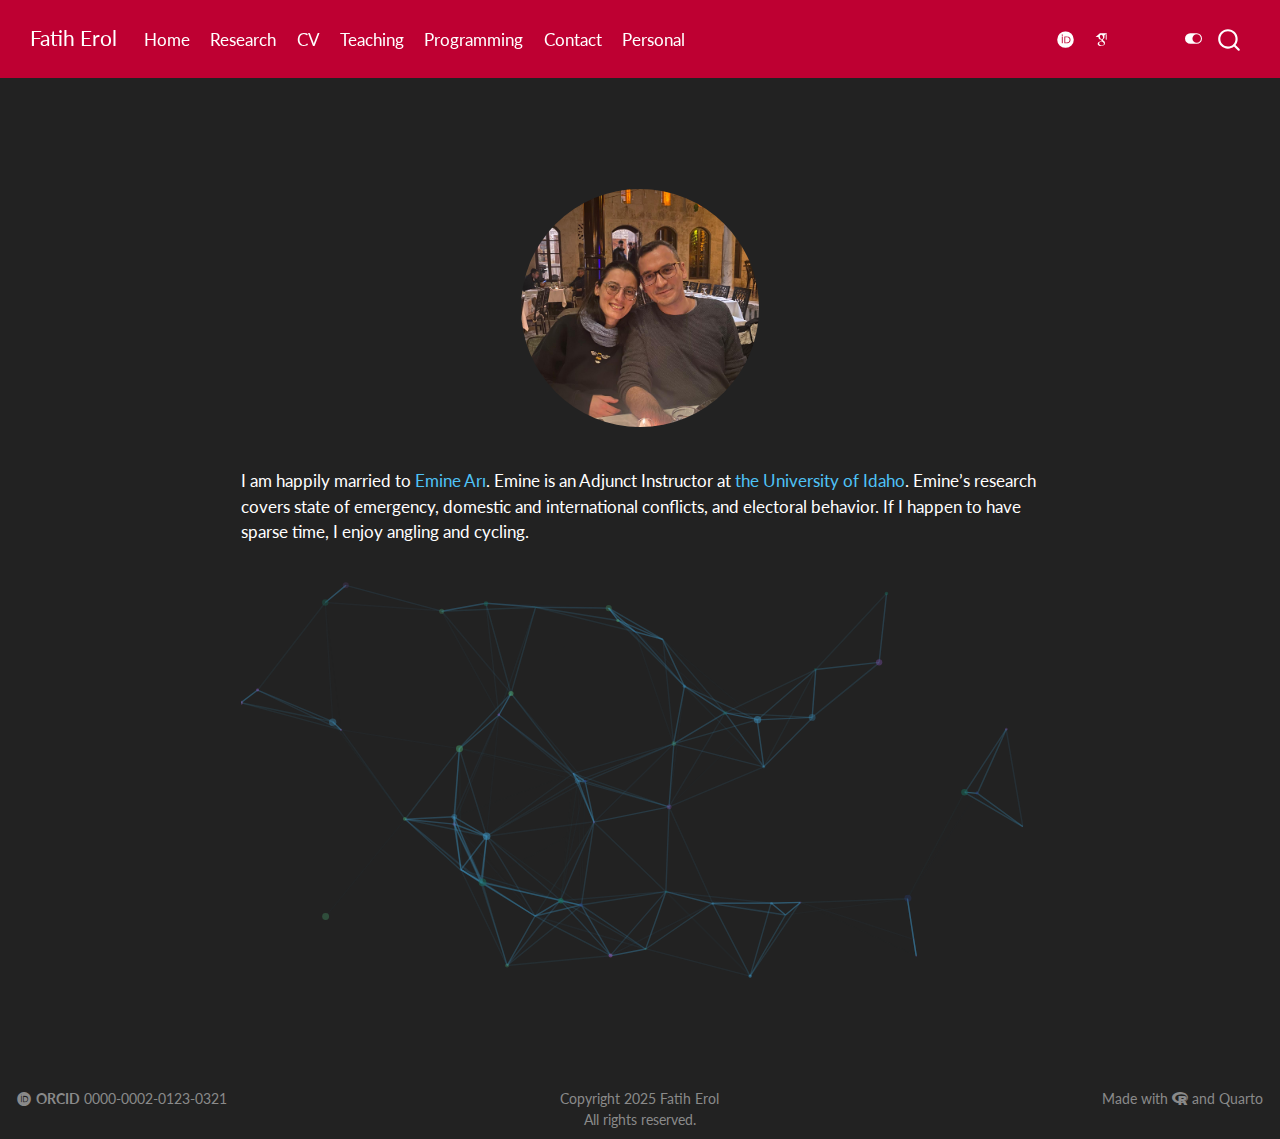
<file: docs/personal.html>
<!DOCTYPE html>
<html xmlns="http://www.w3.org/1999/xhtml" lang="en" xml:lang="en"><head>

<meta charset="utf-8">
<meta name="generator" content="quarto-1.7.32">

<meta name="viewport" content="width=device-width, initial-scale=1.0, user-scalable=yes">


<title>personal – Fatih Erol</title>
<style>
code{white-space: pre-wrap;}
span.smallcaps{font-variant: small-caps;}
div.columns{display: flex; gap: min(4vw, 1.5em);}
div.column{flex: auto; overflow-x: auto;}
div.hanging-indent{margin-left: 1.5em; text-indent: -1.5em;}
ul.task-list{list-style: none;}
ul.task-list li input[type="checkbox"] {
  width: 0.8em;
  margin: 0 0.8em 0.2em -1em; /* quarto-specific, see https://github.com/quarto-dev/quarto-cli/issues/4556 */ 
  vertical-align: middle;
}
</style>


<script src="site_libs/quarto-nav/quarto-nav.js"></script>
<script src="site_libs/clipboard/clipboard.min.js"></script>
<script src="site_libs/quarto-search/autocomplete.umd.js"></script>
<script src="site_libs/quarto-search/fuse.min.js"></script>
<script src="site_libs/quarto-search/quarto-search.js"></script>
<meta name="quarto:offset" content="./">
<script src="site_libs/quarto-html/quarto.js" type="module"></script>
<script src="site_libs/quarto-html/tabsets/tabsets.js" type="module"></script>
<script src="site_libs/quarto-html/popper.min.js"></script>
<script src="site_libs/quarto-html/tippy.umd.min.js"></script>
<link href="site_libs/quarto-html/tippy.css" rel="stylesheet">
<link href="site_libs/quarto-html/quarto-syntax-highlighting-37eea08aefeeee20ff55810ff984fec1.css" rel="stylesheet" class="quarto-color-scheme" id="quarto-text-highlighting-styles">
<link href="site_libs/quarto-html/quarto-syntax-highlighting-dark-2fef5ea3f8957b3e4ecc936fc74692ca.css" rel="stylesheet" class="quarto-color-scheme quarto-color-alternate" id="quarto-text-highlighting-styles">
<link href="site_libs/quarto-html/quarto-syntax-highlighting-37eea08aefeeee20ff55810ff984fec1.css" rel="stylesheet" class="quarto-color-scheme-extra" id="quarto-text-highlighting-styles">
<script src="site_libs/bootstrap/bootstrap.min.js"></script>
<link href="site_libs/bootstrap/bootstrap-icons.css" rel="stylesheet">
<link href="site_libs/bootstrap/bootstrap-afc9d2c938f38ac986aaf13a2dbbb48d.min.css" rel="stylesheet" append-hash="true" class="quarto-color-scheme" id="quarto-bootstrap" data-mode="light">
<link href="site_libs/bootstrap/bootstrap-dark-cd7e752867a8c427869a18432b1b5f27.min.css" rel="stylesheet" append-hash="true" class="quarto-color-scheme quarto-color-alternate" id="quarto-bootstrap" data-mode="dark">
<link href="site_libs/bootstrap/bootstrap-afc9d2c938f38ac986aaf13a2dbbb48d.min.css" rel="stylesheet" append-hash="true" class="quarto-color-scheme-extra" id="quarto-bootstrap" data-mode="light">
<link href="site_libs/quarto-contrib/fontawesome6-0.1.0/all.css" rel="stylesheet">
<link href="site_libs/quarto-contrib/fontawesome6-0.1.0/latex-fontsize.css" rel="stylesheet">
<script src="site_libs/quarto-contrib/iconify-1.0.8/iconify-icon.min.js"></script>
<link href="site_libs/quarto-contrib/academicons-1.9.2/all.css" rel="stylesheet">
<link href="site_libs/quarto-contrib/academicons-1.9.2/size.css" rel="stylesheet">
<script id="quarto-search-options" type="application/json">{
  "location": "navbar",
  "copy-button": false,
  "collapse-after": 3,
  "panel-placement": "end",
  "type": "overlay",
  "limit": 50,
  "keyboard-shortcut": [
    "f",
    "/",
    "s"
  ],
  "show-item-context": false,
  "language": {
    "search-no-results-text": "No results",
    "search-matching-documents-text": "matching documents",
    "search-copy-link-title": "Copy link to search",
    "search-hide-matches-text": "Hide additional matches",
    "search-more-match-text": "more match in this document",
    "search-more-matches-text": "more matches in this document",
    "search-clear-button-title": "Clear",
    "search-text-placeholder": "",
    "search-detached-cancel-button-title": "Cancel",
    "search-submit-button-title": "Submit",
    "search-label": "Search"
  }
}</script>
<script>
  if (!localStorage.getItem('quarto-color-scheme')) {
    localStorage.setItem('quarto-color-scheme', 'alternate');
  }
</script>


<link rel="stylesheet" href="styles.css">
</head>

<body class="nav-fixed fullcontent quarto-light"><script id="quarto-html-before-body" type="application/javascript">
    const toggleBodyColorMode = (bsSheetEl) => {
      const mode = bsSheetEl.getAttribute("data-mode");
      const bodyEl = window.document.querySelector("body");
      if (mode === "dark") {
        bodyEl.classList.add("quarto-dark");
        bodyEl.classList.remove("quarto-light");
      } else {
        bodyEl.classList.add("quarto-light");
        bodyEl.classList.remove("quarto-dark");
      }
    }
    const toggleBodyColorPrimary = () => {
      const bsSheetEl = window.document.querySelector("link#quarto-bootstrap:not([rel=disabled-stylesheet])");
      if (bsSheetEl) {
        toggleBodyColorMode(bsSheetEl);
      }
    }
    const setColorSchemeToggle = (alternate) => {
      const toggles = window.document.querySelectorAll('.quarto-color-scheme-toggle');
      for (let i=0; i < toggles.length; i++) {
        const toggle = toggles[i];
        if (toggle) {
          if (alternate) {
            toggle.classList.add("alternate");
          } else {
            toggle.classList.remove("alternate");
          }
        }
      }
    };
    const toggleColorMode = (alternate) => {
      // Switch the stylesheets
      const primaryStylesheets = window.document.querySelectorAll('link.quarto-color-scheme:not(.quarto-color-alternate)');
      const alternateStylesheets = window.document.querySelectorAll('link.quarto-color-scheme.quarto-color-alternate');
      manageTransitions('#quarto-margin-sidebar .nav-link', false);
      if (alternate) {
        // note: dark is layered on light, we don't disable primary!
        enableStylesheet(alternateStylesheets);
        for (const sheetNode of alternateStylesheets) {
          if (sheetNode.id === "quarto-bootstrap") {
            toggleBodyColorMode(sheetNode);
          }
        }
      } else {
        disableStylesheet(alternateStylesheets);
        enableStylesheet(primaryStylesheets)
        toggleBodyColorPrimary();
      }
      manageTransitions('#quarto-margin-sidebar .nav-link', true);
      // Switch the toggles
      setColorSchemeToggle(alternate)
      // Hack to workaround the fact that safari doesn't
      // properly recolor the scrollbar when toggling (#1455)
      if (navigator.userAgent.indexOf('Safari') > 0 && navigator.userAgent.indexOf('Chrome') == -1) {
        manageTransitions("body", false);
        window.scrollTo(0, 1);
        setTimeout(() => {
          window.scrollTo(0, 0);
          manageTransitions("body", true);
        }, 40);
      }
    }
    const disableStylesheet = (stylesheets) => {
      for (let i=0; i < stylesheets.length; i++) {
        const stylesheet = stylesheets[i];
        stylesheet.rel = 'disabled-stylesheet';
      }
    }
    const enableStylesheet = (stylesheets) => {
      for (let i=0; i < stylesheets.length; i++) {
        const stylesheet = stylesheets[i];
        if(stylesheet.rel !== 'stylesheet') { // for Chrome, which will still FOUC without this check
          stylesheet.rel = 'stylesheet';
        }
      }
    }
    const manageTransitions = (selector, allowTransitions) => {
      const els = window.document.querySelectorAll(selector);
      for (let i=0; i < els.length; i++) {
        const el = els[i];
        if (allowTransitions) {
          el.classList.remove('notransition');
        } else {
          el.classList.add('notransition');
        }
      }
    }
    const isFileUrl = () => {
      return window.location.protocol === 'file:';
    }
    const hasAlternateSentinel = () => {
      let styleSentinel = getColorSchemeSentinel();
      if (styleSentinel !== null) {
        return styleSentinel === "alternate";
      } else {
        return false;
      }
    }
    const setStyleSentinel = (alternate) => {
      const value = alternate ? "alternate" : "default";
      if (!isFileUrl()) {
        window.localStorage.setItem("quarto-color-scheme", value);
      } else {
        localAlternateSentinel = value;
      }
    }
    const getColorSchemeSentinel = () => {
      if (!isFileUrl()) {
        const storageValue = window.localStorage.getItem("quarto-color-scheme");
        return storageValue != null ? storageValue : localAlternateSentinel;
      } else {
        return localAlternateSentinel;
      }
    }
    const toggleGiscusIfUsed = (isAlternate, darkModeDefault) => {
      const baseTheme = document.querySelector('#giscus-base-theme')?.value ?? 'light';
      const alternateTheme = document.querySelector('#giscus-alt-theme')?.value ?? 'dark';
      let newTheme = '';
      if(authorPrefersDark) {
        newTheme = isAlternate ? baseTheme : alternateTheme;
      } else {
        newTheme = isAlternate ? alternateTheme : baseTheme;
      }
      const changeGiscusTheme = () => {
        // From: https://github.com/giscus/giscus/issues/336
        const sendMessage = (message) => {
          const iframe = document.querySelector('iframe.giscus-frame');
          if (!iframe) return;
          iframe.contentWindow.postMessage({ giscus: message }, 'https://giscus.app');
        }
        sendMessage({
          setConfig: {
            theme: newTheme
          }
        });
      }
      const isGiscussLoaded = window.document.querySelector('iframe.giscus-frame') !== null;
      if (isGiscussLoaded) {
        changeGiscusTheme();
      }
    };
    const authorPrefersDark = false;
    const darkModeDefault = authorPrefersDark;
      document.querySelector('link#quarto-text-highlighting-styles.quarto-color-scheme-extra').rel = 'disabled-stylesheet';
      document.querySelector('link#quarto-bootstrap.quarto-color-scheme-extra').rel = 'disabled-stylesheet';
    let localAlternateSentinel = darkModeDefault ? 'alternate' : 'default';
    // Dark / light mode switch
    window.quartoToggleColorScheme = () => {
      // Read the current dark / light value
      let toAlternate = !hasAlternateSentinel();
      toggleColorMode(toAlternate);
      setStyleSentinel(toAlternate);
      toggleGiscusIfUsed(toAlternate, darkModeDefault);
      window.dispatchEvent(new Event('resize'));
    };
    // Switch to dark mode if need be
    if (hasAlternateSentinel()) {
      toggleColorMode(true);
    } else {
      toggleColorMode(false);
    }
  </script>

<div id="quarto-search-results"></div>
  <header id="quarto-header" class="headroom fixed-top">
    <nav class="navbar navbar-expand-lg " data-bs-theme="dark">
      <div class="navbar-container container-fluid">
      <div class="navbar-brand-container mx-auto">
    <a class="navbar-brand" href="./index.html">
    <span class="navbar-title">Fatih Erol</span>
    </a>
  </div>
            <div id="quarto-search" class="" title="Search"></div>
          <button class="navbar-toggler" type="button" data-bs-toggle="collapse" data-bs-target="#navbarCollapse" aria-controls="navbarCollapse" role="menu" aria-expanded="false" aria-label="Toggle navigation" onclick="if (window.quartoToggleHeadroom) { window.quartoToggleHeadroom(); }">
  <span class="navbar-toggler-icon"></span>
</button>
          <div class="collapse navbar-collapse" id="navbarCollapse">
            <ul class="navbar-nav navbar-nav-scroll me-auto">
  <li class="nav-item">
    <a class="nav-link" href="./index.html"> 
<span class="menu-text">Home</span></a>
  </li>  
  <li class="nav-item">
    <a class="nav-link" href="./research.html"> 
<span class="menu-text">Research</span></a>
  </li>  
  <li class="nav-item">
    <a class="nav-link" href="https://www.dropbox.com/scl/fi/ae789pbsxpbz86bilpq9u/Erol_CV.pdf?rlkey=rlbzsncg2d4a7a06g3m3cepno&amp;st=ruuhgrbn&amp;dl=0" target="_blank"> 
<span class="menu-text">CV</span></a>
  </li>  
  <li class="nav-item">
    <a class="nav-link" href="./teaching.html"> 
<span class="menu-text">Teaching</span></a>
  </li>  
  <li class="nav-item">
    <a class="nav-link" href="./programming.html"> 
<span class="menu-text">Programming</span></a>
  </li>  
  <li class="nav-item">
    <a class="nav-link" href="./contact.html"> 
<span class="menu-text">Contact</span></a>
  </li>  
  <li class="nav-item">
    <a class="nav-link active" href="./personal.html" aria-current="page"> 
<span class="menu-text">Personal</span></a>
  </li>  
</ul>
            <ul class="navbar-nav navbar-nav-scroll ms-auto">
  <li class="nav-item">
    <a class="nav-link" href="mailto:fatiherol@uidaho.edu"> 
<span class="menu-text"><iconify-icon inline="" icon="bi:envelope" style="font-size: 1.1em;" e-mail=""></iconify-icon></span></a>
  </li>  
  <li class="nav-item">
    <a class="nav-link" href="https://x.com/fatiherol_pols" target="_blank"> 
<span class="menu-text"><iconify-icon inline="" icon="mdi:twitter" style="font-size: 1.2em;" x="" (twitter)=""></iconify-icon></span></a>
  </li>  
  <li class="nav-item">
    <a class="nav-link" href="https://bsky.app/profile/fatiherol.bsky.social" rel="me" target="_blank"> 
<span class="menu-text"><iconify-icon inline="" icon="ph:butterfly-bold" style="font-size: 1.2em;" bluesky=""></iconify-icon></span></a>
  </li>  
  <li class="nav-item">
    <a class="nav-link" href="https://orcid.org/0000-0002-0123-0321" target="_blank"> 
<span class="menu-text"><i class="ai  ai-orcid"></i></span></a>
  </li>  
  <li class="nav-item">
    <a class="nav-link" href="https://scholar.google.com/citations?hl=en&amp;user=slPu75UAAAAJ" target="_blank"> 
<span class="menu-text"><i class="ai  ai-google-scholar"></i></span></a>
  </li>  
  <li class="nav-item">
    <a class="nav-link" href="https://linkedin.com/in/fatih-erol-pols" target="_blank"> 
<span class="menu-text"><iconify-icon inline="" icon="simple-icons:linkedin" style="font-size: 1.2em;" linkedin=""></iconify-icon></span></a>
  </li>  
  <li class="nav-item">
    <a class="nav-link" href="https://github.com/ferol15" rel="me" target="_blank"> 
<span class="menu-text"><iconify-icon inline="" icon="bi:github" style="font-size: 1.1em;" github=""></iconify-icon></span></a>
  </li>  
  <li class="nav-item">
    <a class="nav-link" href="https://huggingface.co/fatiherol" rel="me" target="_blank"> 
<span class="menu-text"><iconify-icon inline="" icon="simple-icons:huggingface" style="font-size: 1.2em;" hugging="" face=""></iconify-icon></span></a>
  </li>  
</ul>
          </div> <!-- /navcollapse -->
            <div class="quarto-navbar-tools">
  <a href="" class="quarto-color-scheme-toggle quarto-navigation-tool  px-1" onclick="window.quartoToggleColorScheme(); return false;" title="Toggle dark mode"><i class="bi"></i></a>
</div>
      </div> <!-- /container-fluid -->
    </nav>
</header>
<!-- content -->
<div id="quarto-content" class="quarto-container page-columns page-rows-contents page-layout-article page-navbar">
<!-- sidebar -->
<!-- margin-sidebar -->
    
<!-- main -->
<main class="content" id="quarto-document-content">





<div class="quarto-about-jolla">
  <img src="files/Ari_Erol_ID.png" class="about-image
  round " style="height: 14rem; width: 14rem;">
 <header id="title-block-header" class="quarto-title-block"></header><div id="ppc2">
<p>I am happily married to <a href="https://emineari.com" target="_blank"> Emine Arı</a>. Emine is an Adjunct Instructor at <a href="https://www.uidaho.edu" target="_blank"> the University of Idaho</a>. Emine’s research covers state of emergency, domestic and international conflicts, and electoral behavior. If I happen to have sparse time, I enjoy angling and cycling.</p>
</div>  
</div>

<p><span id="particles-js"></span></p>
<script src="js/particles.js"></script>
<script src="js/app.js"></script>
<!-- Google tag (gtag.js) -->
<script async="" src="https://www.googletagmanager.com/gtag/js?id=G-C9REN6Q65E"></script>
<script>
  window.dataLayer = window.dataLayer || [];
  function gtag(){dataLayer.push(arguments);}
  gtag('js', new Date());

  gtag('config', 'G-C9REN6Q65E');
</script>




</main> <!-- /main -->
<script id="quarto-html-after-body" type="application/javascript">
  window.document.addEventListener("DOMContentLoaded", function (event) {
    // Ensure there is a toggle, if there isn't float one in the top right
    if (window.document.querySelector('.quarto-color-scheme-toggle') === null) {
      const a = window.document.createElement('a');
      a.classList.add('top-right');
      a.classList.add('quarto-color-scheme-toggle');
      a.href = "";
      a.onclick = function() { try { window.quartoToggleColorScheme(); } catch {} return false; };
      const i = window.document.createElement("i");
      i.classList.add('bi');
      a.appendChild(i);
      window.document.body.appendChild(a);
    }
    setColorSchemeToggle(hasAlternateSentinel())
    const isCodeAnnotation = (el) => {
      for (const clz of el.classList) {
        if (clz.startsWith('code-annotation-')) {                     
          return true;
        }
      }
      return false;
    }
    const onCopySuccess = function(e) {
      // button target
      const button = e.trigger;
      // don't keep focus
      button.blur();
      // flash "checked"
      button.classList.add('code-copy-button-checked');
      var currentTitle = button.getAttribute("title");
      button.setAttribute("title", "Copied!");
      let tooltip;
      if (window.bootstrap) {
        button.setAttribute("data-bs-toggle", "tooltip");
        button.setAttribute("data-bs-placement", "left");
        button.setAttribute("data-bs-title", "Copied!");
        tooltip = new bootstrap.Tooltip(button, 
          { trigger: "manual", 
            customClass: "code-copy-button-tooltip",
            offset: [0, -8]});
        tooltip.show();    
      }
      setTimeout(function() {
        if (tooltip) {
          tooltip.hide();
          button.removeAttribute("data-bs-title");
          button.removeAttribute("data-bs-toggle");
          button.removeAttribute("data-bs-placement");
        }
        button.setAttribute("title", currentTitle);
        button.classList.remove('code-copy-button-checked');
      }, 1000);
      // clear code selection
      e.clearSelection();
    }
    const getTextToCopy = function(trigger) {
        const codeEl = trigger.previousElementSibling.cloneNode(true);
        for (const childEl of codeEl.children) {
          if (isCodeAnnotation(childEl)) {
            childEl.remove();
          }
        }
        return codeEl.innerText;
    }
    const clipboard = new window.ClipboardJS('.code-copy-button:not([data-in-quarto-modal])', {
      text: getTextToCopy
    });
    clipboard.on('success', onCopySuccess);
    if (window.document.getElementById('quarto-embedded-source-code-modal')) {
      const clipboardModal = new window.ClipboardJS('.code-copy-button[data-in-quarto-modal]', {
        text: getTextToCopy,
        container: window.document.getElementById('quarto-embedded-source-code-modal')
      });
      clipboardModal.on('success', onCopySuccess);
    }
      var localhostRegex = new RegExp(/^(?:http|https):\/\/localhost\:?[0-9]*\//);
      var mailtoRegex = new RegExp(/^mailto:/);
        var filterRegex = new RegExp("https:\/\/ferol15\.github\.io\/demosite\/");
      var isInternal = (href) => {
          return filterRegex.test(href) || localhostRegex.test(href) || mailtoRegex.test(href);
      }
      // Inspect non-navigation links and adorn them if external
     var links = window.document.querySelectorAll('a[href]:not(.nav-link):not(.navbar-brand):not(.toc-action):not(.sidebar-link):not(.sidebar-item-toggle):not(.pagination-link):not(.no-external):not([aria-hidden]):not(.dropdown-item):not(.quarto-navigation-tool):not(.about-link)');
      for (var i=0; i<links.length; i++) {
        const link = links[i];
        if (!isInternal(link.href)) {
          // undo the damage that might have been done by quarto-nav.js in the case of
          // links that we want to consider external
          if (link.dataset.originalHref !== undefined) {
            link.href = link.dataset.originalHref;
          }
        }
      }
    function tippyHover(el, contentFn, onTriggerFn, onUntriggerFn) {
      const config = {
        allowHTML: true,
        maxWidth: 500,
        delay: 100,
        arrow: false,
        appendTo: function(el) {
            return el.parentElement;
        },
        interactive: true,
        interactiveBorder: 10,
        theme: 'quarto',
        placement: 'bottom-start',
      };
      if (contentFn) {
        config.content = contentFn;
      }
      if (onTriggerFn) {
        config.onTrigger = onTriggerFn;
      }
      if (onUntriggerFn) {
        config.onUntrigger = onUntriggerFn;
      }
      window.tippy(el, config); 
    }
    const noterefs = window.document.querySelectorAll('a[role="doc-noteref"]');
    for (var i=0; i<noterefs.length; i++) {
      const ref = noterefs[i];
      tippyHover(ref, function() {
        // use id or data attribute instead here
        let href = ref.getAttribute('data-footnote-href') || ref.getAttribute('href');
        try { href = new URL(href).hash; } catch {}
        const id = href.replace(/^#\/?/, "");
        const note = window.document.getElementById(id);
        if (note) {
          return note.innerHTML;
        } else {
          return "";
        }
      });
    }
    const xrefs = window.document.querySelectorAll('a.quarto-xref');
    const processXRef = (id, note) => {
      // Strip column container classes
      const stripColumnClz = (el) => {
        el.classList.remove("page-full", "page-columns");
        if (el.children) {
          for (const child of el.children) {
            stripColumnClz(child);
          }
        }
      }
      stripColumnClz(note)
      if (id === null || id.startsWith('sec-')) {
        // Special case sections, only their first couple elements
        const container = document.createElement("div");
        if (note.children && note.children.length > 2) {
          container.appendChild(note.children[0].cloneNode(true));
          for (let i = 1; i < note.children.length; i++) {
            const child = note.children[i];
            if (child.tagName === "P" && child.innerText === "") {
              continue;
            } else {
              container.appendChild(child.cloneNode(true));
              break;
            }
          }
          if (window.Quarto?.typesetMath) {
            window.Quarto.typesetMath(container);
          }
          return container.innerHTML
        } else {
          if (window.Quarto?.typesetMath) {
            window.Quarto.typesetMath(note);
          }
          return note.innerHTML;
        }
      } else {
        // Remove any anchor links if they are present
        const anchorLink = note.querySelector('a.anchorjs-link');
        if (anchorLink) {
          anchorLink.remove();
        }
        if (window.Quarto?.typesetMath) {
          window.Quarto.typesetMath(note);
        }
        if (note.classList.contains("callout")) {
          return note.outerHTML;
        } else {
          return note.innerHTML;
        }
      }
    }
    for (var i=0; i<xrefs.length; i++) {
      const xref = xrefs[i];
      tippyHover(xref, undefined, function(instance) {
        instance.disable();
        let url = xref.getAttribute('href');
        let hash = undefined; 
        if (url.startsWith('#')) {
          hash = url;
        } else {
          try { hash = new URL(url).hash; } catch {}
        }
        if (hash) {
          const id = hash.replace(/^#\/?/, "");
          const note = window.document.getElementById(id);
          if (note !== null) {
            try {
              const html = processXRef(id, note.cloneNode(true));
              instance.setContent(html);
            } finally {
              instance.enable();
              instance.show();
            }
          } else {
            // See if we can fetch this
            fetch(url.split('#')[0])
            .then(res => res.text())
            .then(html => {
              const parser = new DOMParser();
              const htmlDoc = parser.parseFromString(html, "text/html");
              const note = htmlDoc.getElementById(id);
              if (note !== null) {
                const html = processXRef(id, note);
                instance.setContent(html);
              } 
            }).finally(() => {
              instance.enable();
              instance.show();
            });
          }
        } else {
          // See if we can fetch a full url (with no hash to target)
          // This is a special case and we should probably do some content thinning / targeting
          fetch(url)
          .then(res => res.text())
          .then(html => {
            const parser = new DOMParser();
            const htmlDoc = parser.parseFromString(html, "text/html");
            const note = htmlDoc.querySelector('main.content');
            if (note !== null) {
              // This should only happen for chapter cross references
              // (since there is no id in the URL)
              // remove the first header
              if (note.children.length > 0 && note.children[0].tagName === "HEADER") {
                note.children[0].remove();
              }
              const html = processXRef(null, note);
              instance.setContent(html);
            } 
          }).finally(() => {
            instance.enable();
            instance.show();
          });
        }
      }, function(instance) {
      });
    }
        let selectedAnnoteEl;
        const selectorForAnnotation = ( cell, annotation) => {
          let cellAttr = 'data-code-cell="' + cell + '"';
          let lineAttr = 'data-code-annotation="' +  annotation + '"';
          const selector = 'span[' + cellAttr + '][' + lineAttr + ']';
          return selector;
        }
        const selectCodeLines = (annoteEl) => {
          const doc = window.document;
          const targetCell = annoteEl.getAttribute("data-target-cell");
          const targetAnnotation = annoteEl.getAttribute("data-target-annotation");
          const annoteSpan = window.document.querySelector(selectorForAnnotation(targetCell, targetAnnotation));
          const lines = annoteSpan.getAttribute("data-code-lines").split(",");
          const lineIds = lines.map((line) => {
            return targetCell + "-" + line;
          })
          let top = null;
          let height = null;
          let parent = null;
          if (lineIds.length > 0) {
              //compute the position of the single el (top and bottom and make a div)
              const el = window.document.getElementById(lineIds[0]);
              top = el.offsetTop;
              height = el.offsetHeight;
              parent = el.parentElement.parentElement;
            if (lineIds.length > 1) {
              const lastEl = window.document.getElementById(lineIds[lineIds.length - 1]);
              const bottom = lastEl.offsetTop + lastEl.offsetHeight;
              height = bottom - top;
            }
            if (top !== null && height !== null && parent !== null) {
              // cook up a div (if necessary) and position it 
              let div = window.document.getElementById("code-annotation-line-highlight");
              if (div === null) {
                div = window.document.createElement("div");
                div.setAttribute("id", "code-annotation-line-highlight");
                div.style.position = 'absolute';
                parent.appendChild(div);
              }
              div.style.top = top - 2 + "px";
              div.style.height = height + 4 + "px";
              div.style.left = 0;
              let gutterDiv = window.document.getElementById("code-annotation-line-highlight-gutter");
              if (gutterDiv === null) {
                gutterDiv = window.document.createElement("div");
                gutterDiv.setAttribute("id", "code-annotation-line-highlight-gutter");
                gutterDiv.style.position = 'absolute';
                const codeCell = window.document.getElementById(targetCell);
                const gutter = codeCell.querySelector('.code-annotation-gutter');
                gutter.appendChild(gutterDiv);
              }
              gutterDiv.style.top = top - 2 + "px";
              gutterDiv.style.height = height + 4 + "px";
            }
            selectedAnnoteEl = annoteEl;
          }
        };
        const unselectCodeLines = () => {
          const elementsIds = ["code-annotation-line-highlight", "code-annotation-line-highlight-gutter"];
          elementsIds.forEach((elId) => {
            const div = window.document.getElementById(elId);
            if (div) {
              div.remove();
            }
          });
          selectedAnnoteEl = undefined;
        };
          // Handle positioning of the toggle
      window.addEventListener(
        "resize",
        throttle(() => {
          elRect = undefined;
          if (selectedAnnoteEl) {
            selectCodeLines(selectedAnnoteEl);
          }
        }, 10)
      );
      function throttle(fn, ms) {
      let throttle = false;
      let timer;
        return (...args) => {
          if(!throttle) { // first call gets through
              fn.apply(this, args);
              throttle = true;
          } else { // all the others get throttled
              if(timer) clearTimeout(timer); // cancel #2
              timer = setTimeout(() => {
                fn.apply(this, args);
                timer = throttle = false;
              }, ms);
          }
        };
      }
        // Attach click handler to the DT
        const annoteDls = window.document.querySelectorAll('dt[data-target-cell]');
        for (const annoteDlNode of annoteDls) {
          annoteDlNode.addEventListener('click', (event) => {
            const clickedEl = event.target;
            if (clickedEl !== selectedAnnoteEl) {
              unselectCodeLines();
              const activeEl = window.document.querySelector('dt[data-target-cell].code-annotation-active');
              if (activeEl) {
                activeEl.classList.remove('code-annotation-active');
              }
              selectCodeLines(clickedEl);
              clickedEl.classList.add('code-annotation-active');
            } else {
              // Unselect the line
              unselectCodeLines();
              clickedEl.classList.remove('code-annotation-active');
            }
          });
        }
    const findCites = (el) => {
      const parentEl = el.parentElement;
      if (parentEl) {
        const cites = parentEl.dataset.cites;
        if (cites) {
          return {
            el,
            cites: cites.split(' ')
          };
        } else {
          return findCites(el.parentElement)
        }
      } else {
        return undefined;
      }
    };
    var bibliorefs = window.document.querySelectorAll('a[role="doc-biblioref"]');
    for (var i=0; i<bibliorefs.length; i++) {
      const ref = bibliorefs[i];
      const citeInfo = findCites(ref);
      if (citeInfo) {
        tippyHover(citeInfo.el, function() {
          var popup = window.document.createElement('div');
          citeInfo.cites.forEach(function(cite) {
            var citeDiv = window.document.createElement('div');
            citeDiv.classList.add('hanging-indent');
            citeDiv.classList.add('csl-entry');
            var biblioDiv = window.document.getElementById('ref-' + cite);
            if (biblioDiv) {
              citeDiv.innerHTML = biblioDiv.innerHTML;
            }
            popup.appendChild(citeDiv);
          });
          return popup.innerHTML;
        });
      }
    }
  });
  </script>
</div> <!-- /content -->
<footer class="footer">
  <div class="nav-footer">
    <div class="nav-footer-left">
<p><span><i class="fa-brands fa-orcid" aria-label="orcid"></i> <strong>ORCID</strong> <a href="https://orcid.org/0000-0002-0123-0321" target="_blank">0000-0002-0123-0321</a> </span></p>
</div>   
    <div class="nav-footer-center">
<p>Copyright 2025 Fatih Erol<br>
All rights reserved.</p>
</div>
    <div class="nav-footer-right">
<p><span>Made with <i class="fa-brands fa-r-project" aria-label="r-project"></i> and <a href="https://quarto.org/">Quarto</a></span></p>
</div>
  </div>
</footer>




</body></html>
</file>
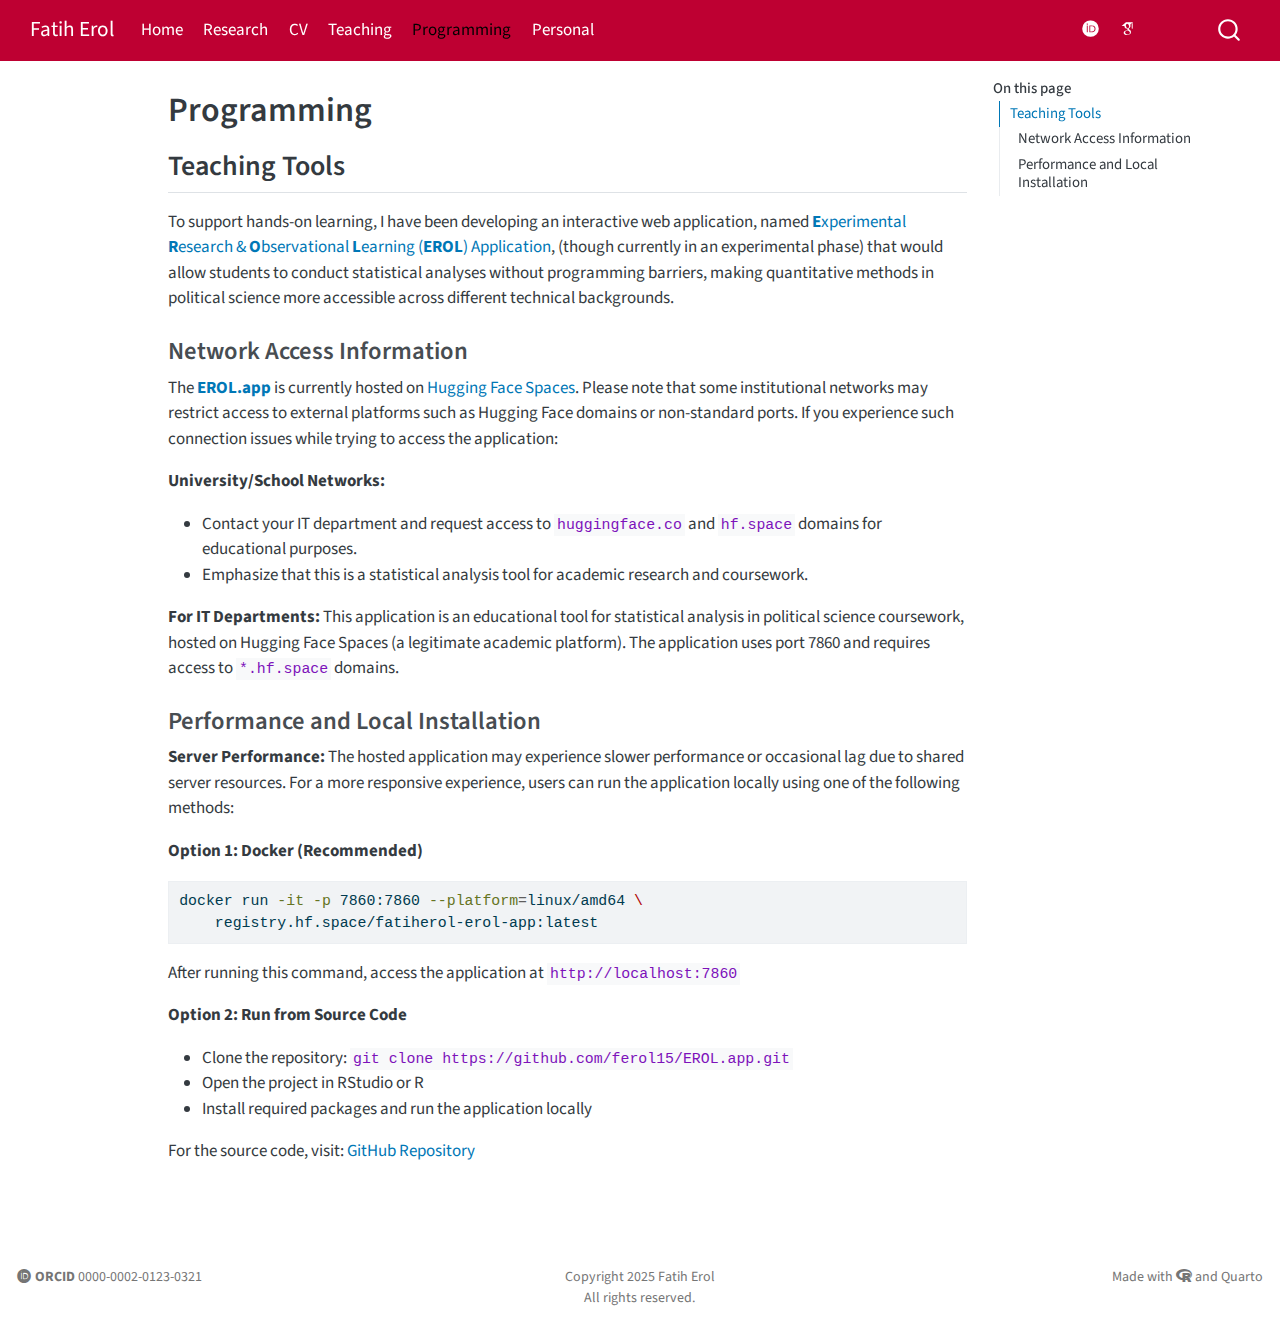
<file: docs/programming.html>
<!DOCTYPE html>
<html xmlns="http://www.w3.org/1999/xhtml" lang="en" xml:lang="en"><head>

<meta charset="utf-8">
<meta name="generator" content="quarto-1.6.42">

<meta name="viewport" content="width=device-width, initial-scale=1.0, user-scalable=yes">


<title>Programming – Fatih Erol</title>
<style>
code{white-space: pre-wrap;}
span.smallcaps{font-variant: small-caps;}
div.columns{display: flex; gap: min(4vw, 1.5em);}
div.column{flex: auto; overflow-x: auto;}
div.hanging-indent{margin-left: 1.5em; text-indent: -1.5em;}
ul.task-list{list-style: none;}
ul.task-list li input[type="checkbox"] {
  width: 0.8em;
  margin: 0 0.8em 0.2em -1em; /* quarto-specific, see https://github.com/quarto-dev/quarto-cli/issues/4556 */ 
  vertical-align: middle;
}
/* CSS for syntax highlighting */
pre > code.sourceCode { white-space: pre; position: relative; }
pre > code.sourceCode > span { line-height: 1.25; }
pre > code.sourceCode > span:empty { height: 1.2em; }
.sourceCode { overflow: visible; }
code.sourceCode > span { color: inherit; text-decoration: inherit; }
div.sourceCode { margin: 1em 0; }
pre.sourceCode { margin: 0; }
@media screen {
div.sourceCode { overflow: auto; }
}
@media print {
pre > code.sourceCode { white-space: pre-wrap; }
pre > code.sourceCode > span { display: inline-block; text-indent: -5em; padding-left: 5em; }
}
pre.numberSource code
  { counter-reset: source-line 0; }
pre.numberSource code > span
  { position: relative; left: -4em; counter-increment: source-line; }
pre.numberSource code > span > a:first-child::before
  { content: counter(source-line);
    position: relative; left: -1em; text-align: right; vertical-align: baseline;
    border: none; display: inline-block;
    -webkit-touch-callout: none; -webkit-user-select: none;
    -khtml-user-select: none; -moz-user-select: none;
    -ms-user-select: none; user-select: none;
    padding: 0 4px; width: 4em;
  }
pre.numberSource { margin-left: 3em;  padding-left: 4px; }
div.sourceCode
  {   }
@media screen {
pre > code.sourceCode > span > a:first-child::before { text-decoration: underline; }
}
</style>


<script src="site_libs/quarto-nav/quarto-nav.js"></script>
<script src="site_libs/clipboard/clipboard.min.js"></script>
<script src="site_libs/quarto-search/autocomplete.umd.js"></script>
<script src="site_libs/quarto-search/fuse.min.js"></script>
<script src="site_libs/quarto-search/quarto-search.js"></script>
<meta name="quarto:offset" content="./">
<script src="site_libs/quarto-html/quarto.js"></script>
<script src="site_libs/quarto-html/popper.min.js"></script>
<script src="site_libs/quarto-html/tippy.umd.min.js"></script>
<script src="site_libs/quarto-html/anchor.min.js"></script>
<link href="site_libs/quarto-html/tippy.css" rel="stylesheet">
<link href="site_libs/quarto-html/quarto-syntax-highlighting-2f5df379a58b258e96c21c0638c20c03.css" rel="stylesheet" id="quarto-text-highlighting-styles">
<script src="site_libs/bootstrap/bootstrap.min.js"></script>
<link href="site_libs/bootstrap/bootstrap-icons.css" rel="stylesheet">
<link href="site_libs/bootstrap/bootstrap-956839d255a260517916e47695e69767.min.css" rel="stylesheet" append-hash="true" id="quarto-bootstrap" data-mode="light">
<link href="site_libs/quarto-contrib/fontawesome6-0.1.0/all.css" rel="stylesheet">
<link href="site_libs/quarto-contrib/fontawesome6-0.1.0/latex-fontsize.css" rel="stylesheet">
<script src="site_libs/quarto-contrib/iconify-1.0.8/iconify-icon.min.js"></script>
<link href="site_libs/quarto-contrib/academicons-1.9.2/all.css" rel="stylesheet">
<link href="site_libs/quarto-contrib/academicons-1.9.2/size.css" rel="stylesheet">
<script id="quarto-search-options" type="application/json">{
  "location": "navbar",
  "copy-button": false,
  "collapse-after": 3,
  "panel-placement": "end",
  "type": "overlay",
  "limit": 50,
  "keyboard-shortcut": [
    "f",
    "/",
    "s"
  ],
  "show-item-context": false,
  "language": {
    "search-no-results-text": "No results",
    "search-matching-documents-text": "matching documents",
    "search-copy-link-title": "Copy link to search",
    "search-hide-matches-text": "Hide additional matches",
    "search-more-match-text": "more match in this document",
    "search-more-matches-text": "more matches in this document",
    "search-clear-button-title": "Clear",
    "search-text-placeholder": "",
    "search-detached-cancel-button-title": "Cancel",
    "search-submit-button-title": "Submit",
    "search-label": "Search"
  }
}</script>


<link rel="stylesheet" href="styles.css">
</head>

<body class="nav-fixed">

<div id="quarto-search-results"></div>
  <header id="quarto-header" class="headroom fixed-top">
    <nav class="navbar navbar-expand-lg " data-bs-theme="dark">
      <div class="navbar-container container-fluid">
      <div class="navbar-brand-container mx-auto">
    <a class="navbar-brand" href="./index.html">
    <span class="navbar-title">Fatih Erol</span>
    </a>
  </div>
            <div id="quarto-search" class="" title="Search"></div>
          <button class="navbar-toggler" type="button" data-bs-toggle="collapse" data-bs-target="#navbarCollapse" aria-controls="navbarCollapse" role="menu" aria-expanded="false" aria-label="Toggle navigation" onclick="if (window.quartoToggleHeadroom) { window.quartoToggleHeadroom(); }">
  <span class="navbar-toggler-icon"></span>
</button>
          <div class="collapse navbar-collapse" id="navbarCollapse">
            <ul class="navbar-nav navbar-nav-scroll me-auto">
  <li class="nav-item">
    <a class="nav-link" href="./index.html"> 
<span class="menu-text">Home</span></a>
  </li>  
  <li class="nav-item">
    <a class="nav-link" href="./research.html"> 
<span class="menu-text">Research</span></a>
  </li>  
  <li class="nav-item">
    <a class="nav-link" href="https://www.dropbox.com/scl/fi/dmtnkbe3kayq0z76vs9cd/Erol_CV.pdf?rlkey=1lx61015107pcvnujd35zgujr&amp;st=ugmisfb1&amp;dl=0" target="_blank"> 
<span class="menu-text">CV</span></a>
  </li>  
  <li class="nav-item">
    <a class="nav-link" href="./teaching.html"> 
<span class="menu-text">Teaching</span></a>
  </li>  
  <li class="nav-item">
    <a class="nav-link active" href="./programming.html" aria-current="page"> 
<span class="menu-text">Programming</span></a>
  </li>  
  <li class="nav-item">
    <a class="nav-link" href="./personal.html"> 
<span class="menu-text">Personal</span></a>
  </li>  
</ul>
            <ul class="navbar-nav navbar-nav-scroll ms-auto">
  <li class="nav-item">
    <a class="nav-link" href="mailto:fatiherol@uidaho.edu"> 
<span class="menu-text"><iconify-icon inline="" icon="bi:envelope" style="font-size: 1.1em;" e-mail=""></iconify-icon></span></a>
  </li>  
  <li class="nav-item">
    <a class="nav-link" href="https://x.com/fatiherol_pols" target="_blank"> 
<span class="menu-text"><iconify-icon inline="" icon="mdi:twitter" style="font-size: 1.2em;" x="" (twitter)=""></iconify-icon></span></a>
  </li>  
  <li class="nav-item">
    <a class="nav-link" href="https://bsky.app/profile/fatiherol.bsky.social" rel="me" target="_blank"> 
<span class="menu-text"><iconify-icon inline="" icon="ph:butterfly-bold" style="font-size: 1.2em;" bluesky=""></iconify-icon></span></a>
  </li>  
  <li class="nav-item">
    <a class="nav-link" href="https://orcid.org/0000-0002-0123-0321" target="_blank"> 
<span class="menu-text"><i class="ai  ai-orcid"></i></span></a>
  </li>  
  <li class="nav-item">
    <a class="nav-link" href="https://scholar.google.com/citations?hl=en&amp;user=slPu75UAAAAJ" target="_blank"> 
<span class="menu-text"><i class="ai  ai-google-scholar"></i></span></a>
  </li>  
  <li class="nav-item">
    <a class="nav-link" href="https://linkedin.com/in/fatih-erol-pols" target="_blank"> 
<span class="menu-text"><iconify-icon inline="" icon="simple-icons:linkedin" style="font-size: 1.2em;" linkedin=""></iconify-icon></span></a>
  </li>  
  <li class="nav-item">
    <a class="nav-link" href="https://github.com/ferol15" rel="me" target="_blank"> 
<span class="menu-text"><iconify-icon inline="" icon="bi:github" style="font-size: 1.1em;" github=""></iconify-icon></span></a>
  </li>  
  <li class="nav-item">
    <a class="nav-link" href="https://huggingface.co/fatiherol" rel="me" target="_blank"> 
<span class="menu-text"><iconify-icon inline="" icon="simple-icons:huggingface" style="font-size: 1.2em;" hugging="" face=""></iconify-icon></span></a>
  </li>  
</ul>
          </div> <!-- /navcollapse -->
            <div class="quarto-navbar-tools">
</div>
      </div> <!-- /container-fluid -->
    </nav>
</header>
<!-- content -->
<div id="quarto-content" class="quarto-container page-columns page-rows-contents page-layout-article page-navbar">
<!-- sidebar -->
<!-- margin-sidebar -->
    <div id="quarto-margin-sidebar" class="sidebar margin-sidebar">
        <nav id="TOC" role="doc-toc" class="toc-active">
    <h2 id="toc-title">On this page</h2>
   
  <ul>
  <li><a href="#teaching-tools" id="toc-teaching-tools" class="nav-link active" data-scroll-target="#teaching-tools">Teaching Tools</a>
  <ul class="collapse">
  <li><a href="#network-access-information" id="toc-network-access-information" class="nav-link" data-scroll-target="#network-access-information">Network Access Information</a></li>
  <li><a href="#performance-and-local-installation" id="toc-performance-and-local-installation" class="nav-link" data-scroll-target="#performance-and-local-installation">Performance and Local Installation</a></li>
  </ul></li>
  </ul>
</nav>
    </div>
<!-- main -->
<main class="content" id="quarto-document-content">

<header id="title-block-header" class="quarto-title-block default">
<div class="quarto-title">
<h1 class="title">Programming</h1>
</div>



<div class="quarto-title-meta">

    
  
    
  </div>
  


</header>


<section id="teaching-tools" class="level2">
<h2 class="anchored" data-anchor-id="teaching-tools">Teaching Tools</h2>
<p>To support hands-on learning, I have been developing an interactive web application, named <a href="https://fatiherol-erol-app.hf.space/" target="_blank"><strong>E</strong>xperimental <strong>R</strong>esearch &amp; <strong>O</strong>bservational <strong>L</strong>earning (<strong>EROL</strong>) Application</a>, (though currently in an experimental phase) that would allow students to conduct statistical analyses without programming barriers, making quantitative methods in political science more accessible across different technical backgrounds.</p>
<section id="network-access-information" class="level3">
<h3 class="anchored" data-anchor-id="network-access-information">Network Access Information</h3>
<p>The <a href="https://fatiherol-erol-app.hf.space/" target="_blank"><strong>EROL.app</strong></a> is currently hosted on <a href="https://huggingface.co/spaces" target="_blank">Hugging Face Spaces</a>. Please note that some institutional networks may restrict access to external platforms such as Hugging Face domains or non-standard ports. If you experience such connection issues while trying to access the application:</p>
<p><strong>University/School Networks:</strong></p>
<ul>
<li>Contact your IT department and request access to <code>huggingface.co</code> and <code>hf.space</code> domains for educational purposes.</li>
<li>Emphasize that this is a statistical analysis tool for academic research and coursework.</li>
</ul>
<p><strong>For IT Departments:</strong> This application is an educational tool for statistical analysis in political science coursework, hosted on Hugging Face Spaces (a legitimate academic platform). The application uses port 7860 and requires access to <code>*.hf.space</code> domains.</p>
</section>
<section id="performance-and-local-installation" class="level3">
<h3 class="anchored" data-anchor-id="performance-and-local-installation">Performance and Local Installation</h3>
<p><strong>Server Performance:</strong> The hosted application may experience slower performance or occasional lag due to shared server resources. For a more responsive experience, users can run the application locally using one of the following methods:</p>
<p><strong>Option 1: Docker (Recommended)</strong></p>
<div class="sourceCode" id="cb1"><pre class="sourceCode bash code-with-copy"><code class="sourceCode bash"><span id="cb1-1"><a href="#cb1-1" aria-hidden="true" tabindex="-1"></a><span class="ex">docker</span> run <span class="at">-it</span> <span class="at">-p</span> 7860:7860 <span class="at">--platform</span><span class="op">=</span>linux/amd64 <span class="dt">\</span></span>
<span id="cb1-2"><a href="#cb1-2" aria-hidden="true" tabindex="-1"></a>    registry.hf.space/fatiherol-erol-app:latest</span></code><button title="Copy to Clipboard" class="code-copy-button"><i class="bi"></i></button></pre></div>
<p>After running this command, access the application at <code>http://localhost:7860</code></p>
<p><strong>Option 2: Run from Source Code</strong></p>
<ul>
<li>Clone the repository: <code>git clone https://github.com/ferol15/EROL.app.git</code></li>
<li>Open the project in RStudio or R</li>
<li>Install required packages and run the application locally</li>
</ul>
<p>For the source code, visit: <a href="https://github.com/ferol15/EROL.app.git" target="_blank">GitHub Repository</a></p>
<!-- Google tag (gtag.js) -->
<script async="" src="https://www.googletagmanager.com/gtag/js?id=G-C9REN6Q65E"></script>
<script>
  window.dataLayer = window.dataLayer || [];
  function gtag(){dataLayer.push(arguments);}
  gtag('js', new Date());

  gtag('config', 'G-C9REN6Q65E');
</script>


</section>
</section>

</main> <!-- /main -->
<script id="quarto-html-after-body" type="application/javascript">
window.document.addEventListener("DOMContentLoaded", function (event) {
  const toggleBodyColorMode = (bsSheetEl) => {
    const mode = bsSheetEl.getAttribute("data-mode");
    const bodyEl = window.document.querySelector("body");
    if (mode === "dark") {
      bodyEl.classList.add("quarto-dark");
      bodyEl.classList.remove("quarto-light");
    } else {
      bodyEl.classList.add("quarto-light");
      bodyEl.classList.remove("quarto-dark");
    }
  }
  const toggleBodyColorPrimary = () => {
    const bsSheetEl = window.document.querySelector("link#quarto-bootstrap");
    if (bsSheetEl) {
      toggleBodyColorMode(bsSheetEl);
    }
  }
  toggleBodyColorPrimary();  
  const icon = "";
  const anchorJS = new window.AnchorJS();
  anchorJS.options = {
    placement: 'right',
    icon: icon
  };
  anchorJS.add('.anchored');
  const isCodeAnnotation = (el) => {
    for (const clz of el.classList) {
      if (clz.startsWith('code-annotation-')) {                     
        return true;
      }
    }
    return false;
  }
  const onCopySuccess = function(e) {
    // button target
    const button = e.trigger;
    // don't keep focus
    button.blur();
    // flash "checked"
    button.classList.add('code-copy-button-checked');
    var currentTitle = button.getAttribute("title");
    button.setAttribute("title", "Copied!");
    let tooltip;
    if (window.bootstrap) {
      button.setAttribute("data-bs-toggle", "tooltip");
      button.setAttribute("data-bs-placement", "left");
      button.setAttribute("data-bs-title", "Copied!");
      tooltip = new bootstrap.Tooltip(button, 
        { trigger: "manual", 
          customClass: "code-copy-button-tooltip",
          offset: [0, -8]});
      tooltip.show();    
    }
    setTimeout(function() {
      if (tooltip) {
        tooltip.hide();
        button.removeAttribute("data-bs-title");
        button.removeAttribute("data-bs-toggle");
        button.removeAttribute("data-bs-placement");
      }
      button.setAttribute("title", currentTitle);
      button.classList.remove('code-copy-button-checked');
    }, 1000);
    // clear code selection
    e.clearSelection();
  }
  const getTextToCopy = function(trigger) {
      const codeEl = trigger.previousElementSibling.cloneNode(true);
      for (const childEl of codeEl.children) {
        if (isCodeAnnotation(childEl)) {
          childEl.remove();
        }
      }
      return codeEl.innerText;
  }
  const clipboard = new window.ClipboardJS('.code-copy-button:not([data-in-quarto-modal])', {
    text: getTextToCopy
  });
  clipboard.on('success', onCopySuccess);
  if (window.document.getElementById('quarto-embedded-source-code-modal')) {
    const clipboardModal = new window.ClipboardJS('.code-copy-button[data-in-quarto-modal]', {
      text: getTextToCopy,
      container: window.document.getElementById('quarto-embedded-source-code-modal')
    });
    clipboardModal.on('success', onCopySuccess);
  }
    var localhostRegex = new RegExp(/^(?:http|https):\/\/localhost\:?[0-9]*\//);
    var mailtoRegex = new RegExp(/^mailto:/);
      var filterRegex = new RegExp("https:\/\/ferol15\.github\.io\/demosite\/");
    var isInternal = (href) => {
        return filterRegex.test(href) || localhostRegex.test(href) || mailtoRegex.test(href);
    }
    // Inspect non-navigation links and adorn them if external
 	var links = window.document.querySelectorAll('a[href]:not(.nav-link):not(.navbar-brand):not(.toc-action):not(.sidebar-link):not(.sidebar-item-toggle):not(.pagination-link):not(.no-external):not([aria-hidden]):not(.dropdown-item):not(.quarto-navigation-tool):not(.about-link)');
    for (var i=0; i<links.length; i++) {
      const link = links[i];
      if (!isInternal(link.href)) {
        // undo the damage that might have been done by quarto-nav.js in the case of
        // links that we want to consider external
        if (link.dataset.originalHref !== undefined) {
          link.href = link.dataset.originalHref;
        }
          // target, if specified
          link.setAttribute("target", "_blank");
          if (link.getAttribute("rel") === null) {
            link.setAttribute("rel", "noopener");
          }
      }
    }
  function tippyHover(el, contentFn, onTriggerFn, onUntriggerFn) {
    const config = {
      allowHTML: true,
      maxWidth: 500,
      delay: 100,
      arrow: false,
      appendTo: function(el) {
          return el.parentElement;
      },
      interactive: true,
      interactiveBorder: 10,
      theme: 'quarto',
      placement: 'bottom-start',
    };
    if (contentFn) {
      config.content = contentFn;
    }
    if (onTriggerFn) {
      config.onTrigger = onTriggerFn;
    }
    if (onUntriggerFn) {
      config.onUntrigger = onUntriggerFn;
    }
    window.tippy(el, config); 
  }
  const noterefs = window.document.querySelectorAll('a[role="doc-noteref"]');
  for (var i=0; i<noterefs.length; i++) {
    const ref = noterefs[i];
    tippyHover(ref, function() {
      // use id or data attribute instead here
      let href = ref.getAttribute('data-footnote-href') || ref.getAttribute('href');
      try { href = new URL(href).hash; } catch {}
      const id = href.replace(/^#\/?/, "");
      const note = window.document.getElementById(id);
      if (note) {
        return note.innerHTML;
      } else {
        return "";
      }
    });
  }
  const xrefs = window.document.querySelectorAll('a.quarto-xref');
  const processXRef = (id, note) => {
    // Strip column container classes
    const stripColumnClz = (el) => {
      el.classList.remove("page-full", "page-columns");
      if (el.children) {
        for (const child of el.children) {
          stripColumnClz(child);
        }
      }
    }
    stripColumnClz(note)
    if (id === null || id.startsWith('sec-')) {
      // Special case sections, only their first couple elements
      const container = document.createElement("div");
      if (note.children && note.children.length > 2) {
        container.appendChild(note.children[0].cloneNode(true));
        for (let i = 1; i < note.children.length; i++) {
          const child = note.children[i];
          if (child.tagName === "P" && child.innerText === "") {
            continue;
          } else {
            container.appendChild(child.cloneNode(true));
            break;
          }
        }
        if (window.Quarto?.typesetMath) {
          window.Quarto.typesetMath(container);
        }
        return container.innerHTML
      } else {
        if (window.Quarto?.typesetMath) {
          window.Quarto.typesetMath(note);
        }
        return note.innerHTML;
      }
    } else {
      // Remove any anchor links if they are present
      const anchorLink = note.querySelector('a.anchorjs-link');
      if (anchorLink) {
        anchorLink.remove();
      }
      if (window.Quarto?.typesetMath) {
        window.Quarto.typesetMath(note);
      }
      if (note.classList.contains("callout")) {
        return note.outerHTML;
      } else {
        return note.innerHTML;
      }
    }
  }
  for (var i=0; i<xrefs.length; i++) {
    const xref = xrefs[i];
    tippyHover(xref, undefined, function(instance) {
      instance.disable();
      let url = xref.getAttribute('href');
      let hash = undefined; 
      if (url.startsWith('#')) {
        hash = url;
      } else {
        try { hash = new URL(url).hash; } catch {}
      }
      if (hash) {
        const id = hash.replace(/^#\/?/, "");
        const note = window.document.getElementById(id);
        if (note !== null) {
          try {
            const html = processXRef(id, note.cloneNode(true));
            instance.setContent(html);
          } finally {
            instance.enable();
            instance.show();
          }
        } else {
          // See if we can fetch this
          fetch(url.split('#')[0])
          .then(res => res.text())
          .then(html => {
            const parser = new DOMParser();
            const htmlDoc = parser.parseFromString(html, "text/html");
            const note = htmlDoc.getElementById(id);
            if (note !== null) {
              const html = processXRef(id, note);
              instance.setContent(html);
            } 
          }).finally(() => {
            instance.enable();
            instance.show();
          });
        }
      } else {
        // See if we can fetch a full url (with no hash to target)
        // This is a special case and we should probably do some content thinning / targeting
        fetch(url)
        .then(res => res.text())
        .then(html => {
          const parser = new DOMParser();
          const htmlDoc = parser.parseFromString(html, "text/html");
          const note = htmlDoc.querySelector('main.content');
          if (note !== null) {
            // This should only happen for chapter cross references
            // (since there is no id in the URL)
            // remove the first header
            if (note.children.length > 0 && note.children[0].tagName === "HEADER") {
              note.children[0].remove();
            }
            const html = processXRef(null, note);
            instance.setContent(html);
          } 
        }).finally(() => {
          instance.enable();
          instance.show();
        });
      }
    }, function(instance) {
    });
  }
      let selectedAnnoteEl;
      const selectorForAnnotation = ( cell, annotation) => {
        let cellAttr = 'data-code-cell="' + cell + '"';
        let lineAttr = 'data-code-annotation="' +  annotation + '"';
        const selector = 'span[' + cellAttr + '][' + lineAttr + ']';
        return selector;
      }
      const selectCodeLines = (annoteEl) => {
        const doc = window.document;
        const targetCell = annoteEl.getAttribute("data-target-cell");
        const targetAnnotation = annoteEl.getAttribute("data-target-annotation");
        const annoteSpan = window.document.querySelector(selectorForAnnotation(targetCell, targetAnnotation));
        const lines = annoteSpan.getAttribute("data-code-lines").split(",");
        const lineIds = lines.map((line) => {
          return targetCell + "-" + line;
        })
        let top = null;
        let height = null;
        let parent = null;
        if (lineIds.length > 0) {
            //compute the position of the single el (top and bottom and make a div)
            const el = window.document.getElementById(lineIds[0]);
            top = el.offsetTop;
            height = el.offsetHeight;
            parent = el.parentElement.parentElement;
          if (lineIds.length > 1) {
            const lastEl = window.document.getElementById(lineIds[lineIds.length - 1]);
            const bottom = lastEl.offsetTop + lastEl.offsetHeight;
            height = bottom - top;
          }
          if (top !== null && height !== null && parent !== null) {
            // cook up a div (if necessary) and position it 
            let div = window.document.getElementById("code-annotation-line-highlight");
            if (div === null) {
              div = window.document.createElement("div");
              div.setAttribute("id", "code-annotation-line-highlight");
              div.style.position = 'absolute';
              parent.appendChild(div);
            }
            div.style.top = top - 2 + "px";
            div.style.height = height + 4 + "px";
            div.style.left = 0;
            let gutterDiv = window.document.getElementById("code-annotation-line-highlight-gutter");
            if (gutterDiv === null) {
              gutterDiv = window.document.createElement("div");
              gutterDiv.setAttribute("id", "code-annotation-line-highlight-gutter");
              gutterDiv.style.position = 'absolute';
              const codeCell = window.document.getElementById(targetCell);
              const gutter = codeCell.querySelector('.code-annotation-gutter');
              gutter.appendChild(gutterDiv);
            }
            gutterDiv.style.top = top - 2 + "px";
            gutterDiv.style.height = height + 4 + "px";
          }
          selectedAnnoteEl = annoteEl;
        }
      };
      const unselectCodeLines = () => {
        const elementsIds = ["code-annotation-line-highlight", "code-annotation-line-highlight-gutter"];
        elementsIds.forEach((elId) => {
          const div = window.document.getElementById(elId);
          if (div) {
            div.remove();
          }
        });
        selectedAnnoteEl = undefined;
      };
        // Handle positioning of the toggle
    window.addEventListener(
      "resize",
      throttle(() => {
        elRect = undefined;
        if (selectedAnnoteEl) {
          selectCodeLines(selectedAnnoteEl);
        }
      }, 10)
    );
    function throttle(fn, ms) {
    let throttle = false;
    let timer;
      return (...args) => {
        if(!throttle) { // first call gets through
            fn.apply(this, args);
            throttle = true;
        } else { // all the others get throttled
            if(timer) clearTimeout(timer); // cancel #2
            timer = setTimeout(() => {
              fn.apply(this, args);
              timer = throttle = false;
            }, ms);
        }
      };
    }
      // Attach click handler to the DT
      const annoteDls = window.document.querySelectorAll('dt[data-target-cell]');
      for (const annoteDlNode of annoteDls) {
        annoteDlNode.addEventListener('click', (event) => {
          const clickedEl = event.target;
          if (clickedEl !== selectedAnnoteEl) {
            unselectCodeLines();
            const activeEl = window.document.querySelector('dt[data-target-cell].code-annotation-active');
            if (activeEl) {
              activeEl.classList.remove('code-annotation-active');
            }
            selectCodeLines(clickedEl);
            clickedEl.classList.add('code-annotation-active');
          } else {
            // Unselect the line
            unselectCodeLines();
            clickedEl.classList.remove('code-annotation-active');
          }
        });
      }
  const findCites = (el) => {
    const parentEl = el.parentElement;
    if (parentEl) {
      const cites = parentEl.dataset.cites;
      if (cites) {
        return {
          el,
          cites: cites.split(' ')
        };
      } else {
        return findCites(el.parentElement)
      }
    } else {
      return undefined;
    }
  };
  var bibliorefs = window.document.querySelectorAll('a[role="doc-biblioref"]');
  for (var i=0; i<bibliorefs.length; i++) {
    const ref = bibliorefs[i];
    const citeInfo = findCites(ref);
    if (citeInfo) {
      tippyHover(citeInfo.el, function() {
        var popup = window.document.createElement('div');
        citeInfo.cites.forEach(function(cite) {
          var citeDiv = window.document.createElement('div');
          citeDiv.classList.add('hanging-indent');
          citeDiv.classList.add('csl-entry');
          var biblioDiv = window.document.getElementById('ref-' + cite);
          if (biblioDiv) {
            citeDiv.innerHTML = biblioDiv.innerHTML;
          }
          popup.appendChild(citeDiv);
        });
        return popup.innerHTML;
      });
    }
  }
});
</script>
</div> <!-- /content -->
<footer class="footer">
  <div class="nav-footer">
    <div class="nav-footer-left">
<p><span><i class="fa-brands fa-orcid" aria-label="orcid"></i> <strong>ORCID</strong> <a href="https://orcid.org/0000-0002-0123-0321" target="_blank">0000-0002-0123-0321</a> </span></p>
</div>   
    <div class="nav-footer-center">
<p>Copyright 2025 Fatih Erol<br>
All rights reserved.</p>
</div>
    <div class="nav-footer-right">
<p><span>Made with <i class="fa-brands fa-r-project" aria-label="r-project"></i> and <a href="https://quarto.org/">Quarto</a></span></p>
</div>
  </div>
</footer>




</body></html>
</file>
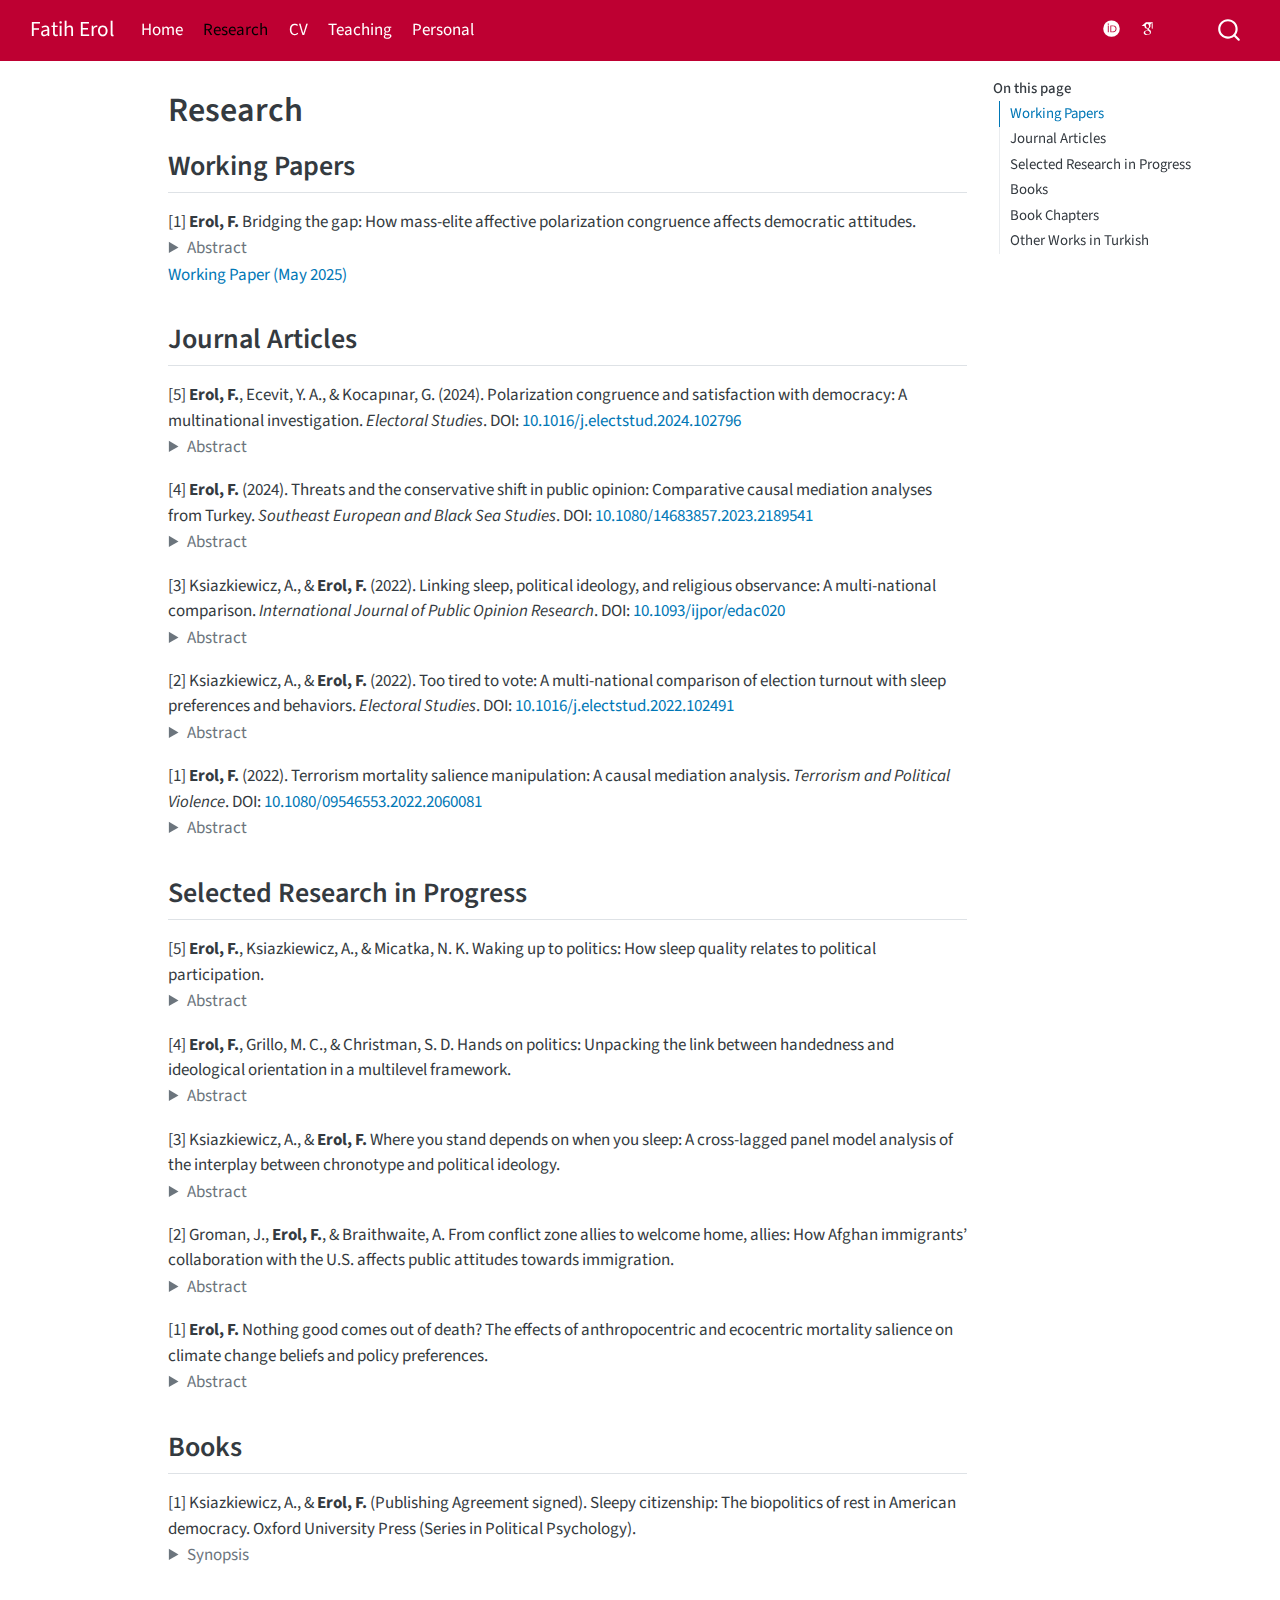
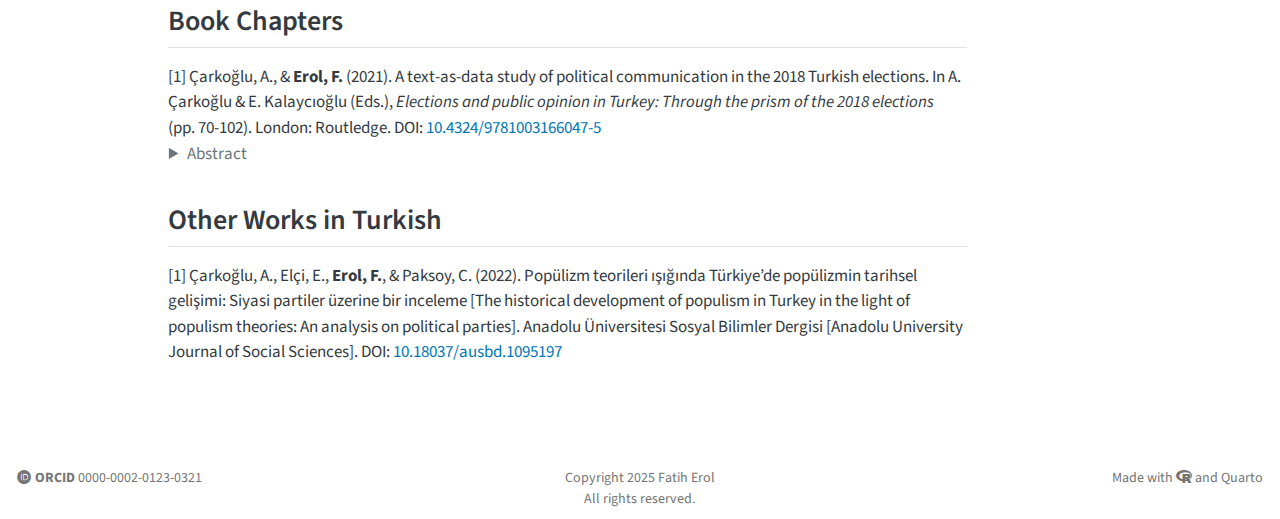
<file: docs/research.html>
<!DOCTYPE html>
<html xmlns="http://www.w3.org/1999/xhtml" lang="en" xml:lang="en"><head>

<meta charset="utf-8">
<meta name="generator" content="quarto-1.6.42">

<meta name="viewport" content="width=device-width, initial-scale=1.0, user-scalable=yes">


<title>Research – Fatih Erol</title>
<style>
code{white-space: pre-wrap;}
span.smallcaps{font-variant: small-caps;}
div.columns{display: flex; gap: min(4vw, 1.5em);}
div.column{flex: auto; overflow-x: auto;}
div.hanging-indent{margin-left: 1.5em; text-indent: -1.5em;}
ul.task-list{list-style: none;}
ul.task-list li input[type="checkbox"] {
  width: 0.8em;
  margin: 0 0.8em 0.2em -1em; /* quarto-specific, see https://github.com/quarto-dev/quarto-cli/issues/4556 */ 
  vertical-align: middle;
}
</style>


<script src="site_libs/quarto-nav/quarto-nav.js"></script>
<script src="site_libs/clipboard/clipboard.min.js"></script>
<script src="site_libs/quarto-search/autocomplete.umd.js"></script>
<script src="site_libs/quarto-search/fuse.min.js"></script>
<script src="site_libs/quarto-search/quarto-search.js"></script>
<meta name="quarto:offset" content="./">
<script src="site_libs/quarto-html/quarto.js"></script>
<script src="site_libs/quarto-html/popper.min.js"></script>
<script src="site_libs/quarto-html/tippy.umd.min.js"></script>
<script src="site_libs/quarto-html/anchor.min.js"></script>
<link href="site_libs/quarto-html/tippy.css" rel="stylesheet">
<link href="site_libs/quarto-html/quarto-syntax-highlighting-2f5df379a58b258e96c21c0638c20c03.css" rel="stylesheet" id="quarto-text-highlighting-styles">
<script src="site_libs/bootstrap/bootstrap.min.js"></script>
<link href="site_libs/bootstrap/bootstrap-icons.css" rel="stylesheet">
<link href="site_libs/bootstrap/bootstrap-956839d255a260517916e47695e69767.min.css" rel="stylesheet" append-hash="true" id="quarto-bootstrap" data-mode="light">
<link href="site_libs/quarto-contrib/fontawesome6-0.1.0/all.css" rel="stylesheet">
<link href="site_libs/quarto-contrib/fontawesome6-0.1.0/latex-fontsize.css" rel="stylesheet">
<script src="site_libs/quarto-contrib/iconify-1.0.8/iconify-icon.min.js"></script>
<link href="site_libs/quarto-contrib/academicons-1.9.2/all.css" rel="stylesheet">
<link href="site_libs/quarto-contrib/academicons-1.9.2/size.css" rel="stylesheet">
<script id="quarto-search-options" type="application/json">{
  "location": "navbar",
  "copy-button": false,
  "collapse-after": 3,
  "panel-placement": "end",
  "type": "overlay",
  "limit": 50,
  "keyboard-shortcut": [
    "f",
    "/",
    "s"
  ],
  "show-item-context": false,
  "language": {
    "search-no-results-text": "No results",
    "search-matching-documents-text": "matching documents",
    "search-copy-link-title": "Copy link to search",
    "search-hide-matches-text": "Hide additional matches",
    "search-more-match-text": "more match in this document",
    "search-more-matches-text": "more matches in this document",
    "search-clear-button-title": "Clear",
    "search-text-placeholder": "",
    "search-detached-cancel-button-title": "Cancel",
    "search-submit-button-title": "Submit",
    "search-label": "Search"
  }
}</script>


<link rel="stylesheet" href="styles.css">
</head>

<body class="nav-fixed">

<div id="quarto-search-results"></div>
  <header id="quarto-header" class="headroom fixed-top">
    <nav class="navbar navbar-expand-lg " data-bs-theme="dark">
      <div class="navbar-container container-fluid">
      <div class="navbar-brand-container mx-auto">
    <a class="navbar-brand" href="./index.html">
    <span class="navbar-title">Fatih Erol</span>
    </a>
  </div>
            <div id="quarto-search" class="" title="Search"></div>
          <button class="navbar-toggler" type="button" data-bs-toggle="collapse" data-bs-target="#navbarCollapse" aria-controls="navbarCollapse" role="menu" aria-expanded="false" aria-label="Toggle navigation" onclick="if (window.quartoToggleHeadroom) { window.quartoToggleHeadroom(); }">
  <span class="navbar-toggler-icon"></span>
</button>
          <div class="collapse navbar-collapse" id="navbarCollapse">
            <ul class="navbar-nav navbar-nav-scroll me-auto">
  <li class="nav-item">
    <a class="nav-link" href="./index.html"> 
<span class="menu-text">Home</span></a>
  </li>  
  <li class="nav-item">
    <a class="nav-link active" href="./research.html" aria-current="page"> 
<span class="menu-text">Research</span></a>
  </li>  
  <li class="nav-item">
    <a class="nav-link" href="https://www.dropbox.com/scl/fi/dmtnkbe3kayq0z76vs9cd/Erol_CV.pdf?rlkey=1lx61015107pcvnujd35zgujr&amp;st=ugmisfb1&amp;dl=0" target="_blank"> 
<span class="menu-text">CV</span></a>
  </li>  
  <li class="nav-item">
    <a class="nav-link" href="./teaching.html"> 
<span class="menu-text">Teaching</span></a>
  </li>  
  <li class="nav-item">
    <a class="nav-link" href="./personal.html"> 
<span class="menu-text">Personal</span></a>
  </li>  
</ul>
            <ul class="navbar-nav navbar-nav-scroll ms-auto">
  <li class="nav-item">
    <a class="nav-link" href="mailto:fatih.erol@yeditepe.edu.tr"> 
<span class="menu-text"><iconify-icon inline="" icon="bi:envelope" style="font-size: 1.1em;" e-mail=""></iconify-icon></span></a>
  </li>  
  <li class="nav-item">
    <a class="nav-link" href="https://x.com/fatiherol_pols" target="_blank"> 
<span class="menu-text"><iconify-icon inline="" icon="mdi:twitter" style="font-size: 1.2em;" x="" (twitter)=""></iconify-icon></span></a>
  </li>  
  <li class="nav-item">
    <a class="nav-link" href="https://bsky.app/profile/fatiherol.bsky.social" rel="me" target="_blank"> 
<span class="menu-text"><iconify-icon inline="" icon="ph:butterfly-bold" style="font-size: 1.2em;" bluesky=""></iconify-icon></span></a>
  </li>  
  <li class="nav-item">
    <a class="nav-link" href="https://orcid.org/0000-0002-0123-0321" target="_blank"> 
<span class="menu-text"><i class="ai  ai-orcid"></i></span></a>
  </li>  
  <li class="nav-item">
    <a class="nav-link" href="https://scholar.google.com/citations?hl=en&amp;user=slPu75UAAAAJ" target="_blank"> 
<span class="menu-text"><i class="ai  ai-google-scholar"></i></span></a>
  </li>  
  <li class="nav-item">
    <a class="nav-link" href="https://linkedin.com/in/fatih-erol-pols" target="_blank"> 
<span class="menu-text"><iconify-icon inline="" icon="simple-icons:linkedin" style="font-size: 1.2em;" linkedin=""></iconify-icon></span></a>
  </li>  
  <li class="nav-item">
    <a class="nav-link" href="https://github.com/ferol15" rel="me" target="_blank"> 
<span class="menu-text"><iconify-icon inline="" icon="bi:github" style="font-size: 1.1em;" github=""></iconify-icon></span></a>
  </li>  
</ul>
          </div> <!-- /navcollapse -->
            <div class="quarto-navbar-tools">
</div>
      </div> <!-- /container-fluid -->
    </nav>
</header>
<!-- content -->
<div id="quarto-content" class="quarto-container page-columns page-rows-contents page-layout-article page-navbar">
<!-- sidebar -->
<!-- margin-sidebar -->
    <div id="quarto-margin-sidebar" class="sidebar margin-sidebar">
        <nav id="TOC" role="doc-toc" class="toc-active">
    <h2 id="toc-title">On this page</h2>
   
  <ul>
  <li><a href="#working-papers" id="toc-working-papers" class="nav-link active" data-scroll-target="#working-papers">Working Papers</a></li>
  <li><a href="#journal-articles" id="toc-journal-articles" class="nav-link" data-scroll-target="#journal-articles">Journal Articles</a></li>
  <li><a href="#selected-research-in-progress" id="toc-selected-research-in-progress" class="nav-link" data-scroll-target="#selected-research-in-progress">Selected Research in Progress</a></li>
  <li><a href="#books" id="toc-books" class="nav-link" data-scroll-target="#books">Books</a></li>
  <li><a href="#book-chapters" id="toc-book-chapters" class="nav-link" data-scroll-target="#book-chapters">Book Chapters</a></li>
  <li><a href="#other-works-in-turkish" id="toc-other-works-in-turkish" class="nav-link" data-scroll-target="#other-works-in-turkish">Other Works in Turkish</a></li>
  </ul>
</nav>
    </div>
<!-- main -->
<main class="content" id="quarto-document-content">

<header id="title-block-header" class="quarto-title-block default">
<div class="quarto-title">
<h1 class="title">Research</h1>
</div>



<div class="quarto-title-meta">

    
  
    
  </div>
  


</header>


<section id="working-papers" class="level2">
<h2 class="anchored" data-anchor-id="working-papers">Working Papers</h2>
[1] <strong>Erol, F.</strong> Bridging the gap: How mass-elite affective polarization congruence affects democratic attitudes.<br>

<details>
<summary>
Abstract
</summary>
Scholars have long assumed that alignment between citizens and elites strengthens democratic legitimacy, yet this relationship remains untested for affective polarization. This study introduces the concept of <i>affective polarization congruence</i> (the perceived emotional alignment between citizens and their party’s representatives) and tests its causal effects on democratic attitudes through a novel experimental design. In a pre-registered experiment, U.S. partisans received manipulated feedback about whether their representatives’ partisan affect exceeded, fell short of, or matched their own. Against theoretical expectations, participants in conditions portraying affective congruence as “healthy democratic responsiveness” showed significantly decreased support for democracy as a system of government. A composite measure combining democratic satisfaction and principled democratic support revealed similar erosion across multiple congruence conditions. These findings challenge conventional wisdom about representation, suggesting citizens may be growing weary of normalizing polarization, regardless of how it is framed. Even “democratically framed” emotional alignment appears to trigger democratic fatigue.
</details>
<p><a href="https://osf.io/d6fc7">Working Paper (May 2025)</a></p>
</section>
<section id="journal-articles" class="level2">
<h2 class="anchored" data-anchor-id="journal-articles">Journal Articles</h2>
[5] <strong>Erol, F.</strong>, Ecevit, Y. A., &amp; Kocapınar, G. (2024). Polarization congruence and satisfaction with democracy: A multinational investigation. <i>Electoral Studies</i>. DOI: <a href="https://doi.org/10.1016/j.electstud.2024.102796">10.1016/j.electstud.2024.102796</a>
<details>
<summary>
Abstract
</summary>
The mass-elite congruence in politics is key to a healthy democracy. Existing research uses the match between citizens’ ideological positions and those of political elites and parties to assess satisfaction with democracy over time and across countries. However, mass-elite ideological congruence does not necessarily guarantee mass-elite overlap in ideological polarization, the implications of which for democratic satisfaction are little known. Accordingly, our article examines the link between the mass-elite ideological polarization congruence and democratic satisfaction in a multinational context. We reason that when polarized electorates feel let down by their parties’ depolarization, these ideologically polarized people would grow frustrated with the disconnected democratic system (seen as ineffective in meeting citizens’ expectations and delivering meaningful political alternatives). Then, we find that electorates who do not consider their affiliated parties to be as ideologically polarized as themselves tend to be dissatisfied with the way democracy works in their countries. Our additional inquiries suggest that this democratic dissatisfaction parallels ambivalence in democratic commitment. We also find that the perception of no differences between parties, and affiliation with populist and losing parties amplifies these disappointed polarized electorates’ dissatisfaction with democracy.
</details>
<p><span> </span></p>
[4] <strong>Erol, F.</strong> (2024). Threats and the conservative shift in public opinion: Comparative causal mediation analyses from Turkey. <i>Southeast European and Black Sea Studies</i>. DOI: <a href="https://doi.org/10.1080/14683857.2023.2189541">10.1080/14683857.2023.2189541</a>
<details>
<summary>
Abstract
</summary>
How do mortality reminders and aroused mortality fear affect people’s conservatism? Threats-politics studies assume that life-threatening dangers, fear of death, and conservatism go together, overlooking the distinction between threat exposure and mortality fear arousal. Further, these studies commonly fixate on the conventional threat of terrorism and predominantly employ samples from Western countries. Complementing past research, I use three survey experiments in Turkey to investigate the relationship between a broad array of threats (terrorism, health risks, moral hazards, and daily thoughts of death’s inevitability), mortality fear induced by the threats, and self-rated conservative orientation in a causal mediation analysis framework, using the terror management theory and non-representative Facebook samples (2018, 2020). The results reveal that the respondents receiving threatening stimuli (particularly terrorism mortality reminder) become less conservative as the mortality fear elevates. The length of mortality priming and the broader study context influence this indirect effect’s significance and replicability.
</details>
<p><span> </span></p>
[3] Ksiazkiewicz, A., &amp; <strong>Erol, F.</strong> (2022). Linking sleep, political ideology, and religious observance: A multi-national comparison. <i>International Journal of Public Opinion Research</i>. DOI: <a href="https://doi.org/10.1093/ijpor/edac020">10.1093/ijpor/edac020</a>
<details>
<summary>
Abstract
</summary>
Sleep is fundamental to life and essential to one’s health behavior, scholastic achievement, and work performance. Recent years have seen an increase in empirical investigations incorporating sleep research into political science. This study complements existing sleep-politics studies by examining the associations between chronotype (a person’s preferred time to sleep and wake up) and attitudinal and behavioral political outcomes (left–right ideology and social conservatism proxied by religious service attendance). We analyze representative samples from 10 national contexts (Finland, Greece, Ireland, Mexico, the Netherlands, New Zealand, the Philippines, Russia, South Korea, and Switzerland) to test our hypotheses. The results demonstrate that morning chronotype has significant links with political conservatism in six national contexts depending on model specification (most robustly in Switzerland). Unexpectedly, the morning chronotype may have links to liberalism in three other countries depending on model specification (most robustly in Russia). The results for religious observance are more uniform, indicating a link between morningness and greater religious observance across all cases in many specifications (excepting a reversed relationship in New Zealand in some models). Urbanization, seasonal effects, geographical characteristics, and religious denominations are explored as potential confounders.
</details>
<p><span> </span></p>
[2] Ksiazkiewicz, A., &amp; <strong>Erol, F.</strong> (2022). Too tired to vote: A multi-national comparison of election turnout with sleep preferences and behaviors. <i>Electoral Studies</i>. DOI: <a href="https://doi.org/10.1016/j.electstud.2022.102491">10.1016/j.electstud.2022.102491</a>
<details>
<summary>
Abstract
</summary>
Receiving a healthy amount of sleep is essential to one’s quality of life. Both sleep-wake timing preferences (chronotype) and sleep duration are implicated in health, academic achievement, and workplace performance. This study complements the existing sleep–politics literature by examining the associations between sleep duration, chronotype, and turnout with a representative cross-national survey dataset from nine national contexts. Our analyses demonstrate that greater sleep duration is non-linearly related to higher turnout; those who sleep too little or too much are less likely to vote. The results also show that morning chronotype is associated with higher turnout, but controlling for religiosity attenuates this relationship. We argue that healthy sleep duration and chronotype lay at the intersection of the socioeconomic and psychological resources necessary to participate in elections.
</details>
<p><span> </span></p>
[1] <strong>Erol, F.</strong> (2022). Terrorism mortality salience manipulation: A causal mediation analysis. <i>Terrorism and Political Violence</i>. DOI: <a href="https://doi.org/10.1080/09546553.2022.2060081">10.1080/09546553.2022.2060081</a>
<details>
<summary>
Abstract
</summary>
Building upon past findings on terrorism and individual-level politically conservative self-identification, I evaluate the effect of terrorism mortality reminders on conservative self-placement with three survey experiments, using non-representative Facebook samples in Turkey (2018, 2020). The scant existing experimental findings outside the usual Northwestern European and North American environment make it difficult to assess how the context (e.g., the longevity and diversity of terrorism problems in a country) can explain the alignment between terrorism threats and conservatism. In non-Western areas such as Turkey, with various types of terrorism over time, the link between terrorism threat and conservatism may remain uniform. However, the fear of death in a terrorist attack elicited by the terrorism mortality salience would create psychological strain and make individuals suppress terrorism-related death-thoughts by moving away from conservatism, reminding them of the human body’s vulnerability to threats and igniting fearfulness. Using the Terror Management Theory perspective, this study explored the causal mechanism running from terrorism mortality reminder to terrorism mortality fear to conservative self-identification. In all three studies, conservatism decreased when the respondents felt fearful of terrorism mortality and the treated respondents became more conservative if the terrorism mortality fear was kept at its average value (as a covariate).
</details>
</section>
<section id="selected-research-in-progress" class="level2">
<h2 class="anchored" data-anchor-id="selected-research-in-progress">Selected Research in Progress</h2>
[5] <strong>Erol, F.</strong>, Ksiazkiewicz, A., &amp; Micatka, N. K. Waking up to politics: How sleep quality relates to political participation.
<details>
<summary>
Abstract
</summary>
Getting restful sleep is essential to people’s academic achievement, cognitive functioning, life satisfaction, mental and physical health, pro-sociality, and vigilance. Our study translates these insights for political science by examining the relationship of sleep quality with turnout and non-electoral participation across the fourteen countries in four major datasets. Using a multilevel approach, we find that getting good sleep is strongly linked with a higher likelihood of turnout, with sizeable effects. Conversely, we find that poor sleep quality motivates greater non-electoral political participation. Additional analyses contrast past work on sleep quantity and indicate greater relative explanatory power for sleep quality over quantity on turnout. We also find that these results are robust to asynchronous timing between sleep quality and civic participation measures. We argue that creating societies where high-quality sleep is accessible to the public is vital to the sustainability of democratic regimes.
</details>
<p><span> </span></p>
[4] <strong>Erol, F.</strong>, Grillo, M. C., &amp; Christman, S. D. Hands on politics: Unpacking the link between handedness and ideological orientation in a multilevel framework.
<details>
<summary>
Abstract
</summary>
We examine the relationship between handedness and ideological orientation using comprehensive cross-national panel data from 19 European countries in a multilevel framework through two complementary theoretical frameworks: motivated social cognition and cognitive inflexibility. Our findings reveal a robust association between self-reported right-hand dominance and conservative political orientation, with effect sizes comparable to established personality predictors like <i>Openness</i>. More intriguingly, we uncover a U-shaped relationship between consistent handedness (measured via grip strength asymmetry) and ideological extremism, suggesting that individuals with pronounced hand dominance—whether left or right—exhibit greater propensity toward extreme political positions. This pattern supports theories linking cognitive inflexibility to authoritarianism across the ideological spectrum. Additional analyses reveal important conditional effects: the handedness-ideology relationship is moderated by <i>Conscientiousness</i>, with highly conscientious individuals showing stronger rightward shifts when right-hand dominant. Gender also conditions the extremism relationship, with women displaying greater sensitivity to handedness effects. These results provide the first large-scale, cross-national evidence that biological asymmetries may systematically relate to political cognition. Our findings suggest that embodied cognition theories merit serious consideration in political psychology. The study advances understanding of how fundamental neurobiological differences might contribute to political polarization and ideological sorting in democratic societies.
</details>
<p><span> </span></p>
[3] Ksiazkiewicz, A., &amp; <strong>Erol, F.</strong> Where you stand depends on when you sleep: A cross-lagged panel model analysis of the interplay between chronotype and political ideology.
<details>
<summary>
Abstract
</summary>
Chronotype (preferred sleep/wake schedule) influences various life outcomes. Recent studies associate morning types with political conservatism across several democracies, but the causality between chronotype and ideology remains unclear. We examine four theoretical possibilities: chronotype predisposes people toward certain political beliefs; political ideologies shape sleep-wake preferences; shared genetic characteristics influence both; or reciprocal causation exists between them. Using cross-lagged panel model analysis with the Add Health dataset, we test these causal pathways. Our results support a unidirectional influence: chronotype significantly predicts political ideology during the transition from adolescence to adulthood. Specifically, morning-type individuals tend to develop more conservative self-identification over time. We find no evidence for reverse causality (ideology predicting chronotype), genetic confounding, or reciprocal causation. These findings highlight the importance of biological rhythms in shaping political belief systems, though they should be replicated in other longitudinal studies and experimental research.
</details>
<p><span> </span></p>
[2] Groman, J., <strong>Erol, F.</strong>, &amp; Braithwaite, A. From conflict zone allies to welcome home, allies: How Afghan immigrants’ collaboration with the U.S. affects public attitudes towards immigration.
<details>
<summary>
Abstract
</summary>
Our research examines how combining past and potential future contributions to the host country would affect public attitudes toward immigration, using Afghan immigrants’ eligibility for U.S. Special Immigrant Visas as a case study. Our theoretical framework draws on deservingness perception to explain potential mechanisms for reducing anti-immigrant sentiment. Through two experimental designs - a vignette experiment, manipulating temporal framing in recommendation letters, and a conjoint experiment, randomizing immigrant attributes - we test whether highlighting both past service and future contribution potential would influence American citizens’ immigration attitudes and admission decisions. The vignette experiment finds significant changes in aggregate attitudes and affect across experimental conditions. Further, the effects in the vignette experiment are moderated by local immigration context and conceptions of national identity and party identification. The conjoint experiment reveals that emphasizing both past and future contributions strengthens admission prioritization in forced-choice comparisons but does not boost absolute admission ratings. Our results contribute to understanding how temporal perspectives might shape immigration attitudes and carry implications for policy communication and immigrant admission processes.
</details>
<p><span> </span></p>
[1] <strong>Erol, F.</strong> Nothing good comes out of death? The effects of anthropocentric and ecocentric mortality salience on climate change beliefs and policy preferences.
<details>
<summary>
Abstract
</summary>
While extensive research has examined how threats relate to ideological orientation, little is known about whether mortality reminders, particularly regarding future generations, influence climate change beliefs and environmental policy preferences. This study investigates how different forms of mortality salience would impact environmental attitudes through online survey experiments with multiple non-random samples in the US. Using a between-subjects design, the research examines three distinct mortality primes compared to a control condition with no experimental priming: (i) reminder of one’s own mortality alone, (ii) a reminder of one’s mortality combined with the extinction of future generations on an uninhabitable planet, or (iii) a reminder of one’s mortality coupled with assured symbolic immortality through future generations. The key question is whether environmental attitudes shift when individuals contemplate not only their own death but also the potential loss of their ideational and genetic continuity through Earth’s deterioration. The study later measures participants’ views on climate change evidence, perceived threats, policy preferences, and information-seeking behaviors. Preliminary findings from a student sample reveal that symbolic immortality priming significantly and substantially enhances environmental engagement (e.g., information-seeking and talking about climate change and pro-environmental sacrifice willingness), even after covariate and multiple comparisons adjustment. By uncovering how existential fears and hopes drive climate attitudes, this research offers critical insights for more effective messaging, policy interventions, and public engagement in addressing global environmental challenges.
</details>
</section>
<section id="books" class="level2">
<h2 class="anchored" data-anchor-id="books">Books</h2>
[1] Ksiazkiewicz, A., &amp; <strong>Erol, F.</strong> (Publishing Agreement signed). Sleepy citizenship: The biopolitics of rest in American democracy. Oxford University Press (Series in Political Psychology).
<details>
<summary>
Synopsis
</summary>
This book project argues that sleep represents an overlooked but critical resource in democratic life, comparable to money, time, and civic skills in determining who participates in politics and how they form political beliefs. The research investigates how America’s widespread sleep crisis may have profound consequences for democratic participation and political polarization, operating through multiple pathways where sleep-deprived citizens potentially lack the cognitive capacity for effective political engagement while individual sleep preferences systematically relate to ideological orientation. The study examines how morning types, who align with society’s 9-to-5 schedule, appear more likely to hold conservative attitudes that support existing systems, while evening types experience temporal displacement that may foster more liberal, change-oriented politics. The democratic implications are significant as sleep inequality mirrors and amplifies existing social disparities, creating compounding disadvantages where already marginalized communities face additional barriers to political participation through declining sleep quality and quantity, representing a new dimension of political inequality that has received little scholarly attention. The research employs multi-level analyses, experimental interventions, twin studies, panel data analyses, and original representative cross-sectional surveys with comprehensive measures of chronotype, sleep quality, quantity, health indicators, and political attitudes covering ideology, polarization, and civic participation to establish causal direction, spanning from aggregate electoral patterns to individual political development and demonstrating how sleep deficits relate to reduced democratic engagement while chronotype aligns with ideological formation from adolescence through adulthood. The final chapters explore policy solutions, examining how workplace reforms, extended voting access, and public health interventions could strengthen democratic participation by addressing sleep inequality, ultimately introducing chronobiology to political science and opening new frontiers for understanding how biological rhythms and social institutions interact to shape democratic citizenship in contemporary America.
</details>
</section>
<section id="book-chapters" class="level2">
<h2 class="anchored" data-anchor-id="book-chapters">Book Chapters</h2>
[1] Çarkoğlu, A., &amp; <strong>Erol, F.</strong> (2021). A text-as-data study of political communication in the 2018 Turkish elections. In A. Çarkoğlu &amp; E. Kalaycıoğlu (Eds.), <i>Elections and public opinion in Turkey: Through the prism of the 2018 elections</i> (pp.&nbsp;70-102). London: Routledge. DOI: <a href="https://doi.org/10.4324/9781003166047-5">10.4324/9781003166047-5</a>
<details>
<summary>
Abstract
</summary>
Which parties use simple language in their election manifestoes, and do simple election documents resonate with voters’ most pressing problems? This chapter displays the alignment between the political parties’ wordings in the election documents and citizens’ responses concerning Turkey’s most pressing issues. Theoretically, it is expected that parties with populist leanings are more likely to simplify their election documents to appeal to a broader public. In turn, voters should perceive and process more straightforward election documents to have an idea of what are the country’s problems. As a way forward, we find the 2018 Turkish elections puzzling because there are two electoral alliances with populist entitlements to the people and the nation, the People’s Alliance by AKP and MHP, and the Nation Alliance by CHP, IYIP, and SP. We evaluate whether political parties’ endeavors to stand for the people/nation have any implications for Turkish election manifestoes’ and voters’ language, precisely the level of sophistication in argumentation and the ability to communicate the arguments. To this end, our research presents a measure of complexity and communication to assess the language of parties’ election documents and voters’ open-ended survey responses before the 2018 presidential and parliamentary elections. Our results show that most of the political parties borrow wordings from each other’s manifestoes. Besides, partisans carefully check what other partisan citizens say or do not say when naming the country’s problems. We observe that the easier readability of a party’s manifesto affects a party’s access to a broader audience to define the most critical issues during the campaign period. The findings lead to a greater understanding of mass-elite linkages during election campaigns and have significant consequences for the future analyses of manifesto and survey data.
</details>
</section>
<section id="other-works-in-turkish" class="level2">
<h2 class="anchored" data-anchor-id="other-works-in-turkish">Other Works in Turkish</h2>
<p>[1] Çarkoğlu, A., Elçi, E., <strong>Erol, F.</strong>, &amp; Paksoy, C. (2022). Popülizm teorileri ışığında Türkiye’de popülizmin tarihsel gelişimi: Siyasi partiler üzerine bir inceleme [The historical development of populism in Turkey in the light of populism theories: An analysis on political parties]. Anadolu Üniversitesi Sosyal Bilimler Dergisi [Anadolu University Journal of Social Sciences]. DOI: <a href="https://doi.org/10.18037/ausbd.1095197">10.18037/ausbd.1095197</a></p>


</section>

</main> <!-- /main -->
<script id="quarto-html-after-body" type="application/javascript">
window.document.addEventListener("DOMContentLoaded", function (event) {
  const toggleBodyColorMode = (bsSheetEl) => {
    const mode = bsSheetEl.getAttribute("data-mode");
    const bodyEl = window.document.querySelector("body");
    if (mode === "dark") {
      bodyEl.classList.add("quarto-dark");
      bodyEl.classList.remove("quarto-light");
    } else {
      bodyEl.classList.add("quarto-light");
      bodyEl.classList.remove("quarto-dark");
    }
  }
  const toggleBodyColorPrimary = () => {
    const bsSheetEl = window.document.querySelector("link#quarto-bootstrap");
    if (bsSheetEl) {
      toggleBodyColorMode(bsSheetEl);
    }
  }
  toggleBodyColorPrimary();  
  const icon = "";
  const anchorJS = new window.AnchorJS();
  anchorJS.options = {
    placement: 'right',
    icon: icon
  };
  anchorJS.add('.anchored');
  const isCodeAnnotation = (el) => {
    for (const clz of el.classList) {
      if (clz.startsWith('code-annotation-')) {                     
        return true;
      }
    }
    return false;
  }
  const onCopySuccess = function(e) {
    // button target
    const button = e.trigger;
    // don't keep focus
    button.blur();
    // flash "checked"
    button.classList.add('code-copy-button-checked');
    var currentTitle = button.getAttribute("title");
    button.setAttribute("title", "Copied!");
    let tooltip;
    if (window.bootstrap) {
      button.setAttribute("data-bs-toggle", "tooltip");
      button.setAttribute("data-bs-placement", "left");
      button.setAttribute("data-bs-title", "Copied!");
      tooltip = new bootstrap.Tooltip(button, 
        { trigger: "manual", 
          customClass: "code-copy-button-tooltip",
          offset: [0, -8]});
      tooltip.show();    
    }
    setTimeout(function() {
      if (tooltip) {
        tooltip.hide();
        button.removeAttribute("data-bs-title");
        button.removeAttribute("data-bs-toggle");
        button.removeAttribute("data-bs-placement");
      }
      button.setAttribute("title", currentTitle);
      button.classList.remove('code-copy-button-checked');
    }, 1000);
    // clear code selection
    e.clearSelection();
  }
  const getTextToCopy = function(trigger) {
      const codeEl = trigger.previousElementSibling.cloneNode(true);
      for (const childEl of codeEl.children) {
        if (isCodeAnnotation(childEl)) {
          childEl.remove();
        }
      }
      return codeEl.innerText;
  }
  const clipboard = new window.ClipboardJS('.code-copy-button:not([data-in-quarto-modal])', {
    text: getTextToCopy
  });
  clipboard.on('success', onCopySuccess);
  if (window.document.getElementById('quarto-embedded-source-code-modal')) {
    const clipboardModal = new window.ClipboardJS('.code-copy-button[data-in-quarto-modal]', {
      text: getTextToCopy,
      container: window.document.getElementById('quarto-embedded-source-code-modal')
    });
    clipboardModal.on('success', onCopySuccess);
  }
    var localhostRegex = new RegExp(/^(?:http|https):\/\/localhost\:?[0-9]*\//);
    var mailtoRegex = new RegExp(/^mailto:/);
      var filterRegex = new RegExp("https:\/\/ferol15\.github\.io\/demosite\/");
    var isInternal = (href) => {
        return filterRegex.test(href) || localhostRegex.test(href) || mailtoRegex.test(href);
    }
    // Inspect non-navigation links and adorn them if external
 	var links = window.document.querySelectorAll('a[href]:not(.nav-link):not(.navbar-brand):not(.toc-action):not(.sidebar-link):not(.sidebar-item-toggle):not(.pagination-link):not(.no-external):not([aria-hidden]):not(.dropdown-item):not(.quarto-navigation-tool):not(.about-link)');
    for (var i=0; i<links.length; i++) {
      const link = links[i];
      if (!isInternal(link.href)) {
        // undo the damage that might have been done by quarto-nav.js in the case of
        // links that we want to consider external
        if (link.dataset.originalHref !== undefined) {
          link.href = link.dataset.originalHref;
        }
          // target, if specified
          link.setAttribute("target", "_blank");
          if (link.getAttribute("rel") === null) {
            link.setAttribute("rel", "noopener");
          }
      }
    }
  function tippyHover(el, contentFn, onTriggerFn, onUntriggerFn) {
    const config = {
      allowHTML: true,
      maxWidth: 500,
      delay: 100,
      arrow: false,
      appendTo: function(el) {
          return el.parentElement;
      },
      interactive: true,
      interactiveBorder: 10,
      theme: 'quarto',
      placement: 'bottom-start',
    };
    if (contentFn) {
      config.content = contentFn;
    }
    if (onTriggerFn) {
      config.onTrigger = onTriggerFn;
    }
    if (onUntriggerFn) {
      config.onUntrigger = onUntriggerFn;
    }
    window.tippy(el, config); 
  }
  const noterefs = window.document.querySelectorAll('a[role="doc-noteref"]');
  for (var i=0; i<noterefs.length; i++) {
    const ref = noterefs[i];
    tippyHover(ref, function() {
      // use id or data attribute instead here
      let href = ref.getAttribute('data-footnote-href') || ref.getAttribute('href');
      try { href = new URL(href).hash; } catch {}
      const id = href.replace(/^#\/?/, "");
      const note = window.document.getElementById(id);
      if (note) {
        return note.innerHTML;
      } else {
        return "";
      }
    });
  }
  const xrefs = window.document.querySelectorAll('a.quarto-xref');
  const processXRef = (id, note) => {
    // Strip column container classes
    const stripColumnClz = (el) => {
      el.classList.remove("page-full", "page-columns");
      if (el.children) {
        for (const child of el.children) {
          stripColumnClz(child);
        }
      }
    }
    stripColumnClz(note)
    if (id === null || id.startsWith('sec-')) {
      // Special case sections, only their first couple elements
      const container = document.createElement("div");
      if (note.children && note.children.length > 2) {
        container.appendChild(note.children[0].cloneNode(true));
        for (let i = 1; i < note.children.length; i++) {
          const child = note.children[i];
          if (child.tagName === "P" && child.innerText === "") {
            continue;
          } else {
            container.appendChild(child.cloneNode(true));
            break;
          }
        }
        if (window.Quarto?.typesetMath) {
          window.Quarto.typesetMath(container);
        }
        return container.innerHTML
      } else {
        if (window.Quarto?.typesetMath) {
          window.Quarto.typesetMath(note);
        }
        return note.innerHTML;
      }
    } else {
      // Remove any anchor links if they are present
      const anchorLink = note.querySelector('a.anchorjs-link');
      if (anchorLink) {
        anchorLink.remove();
      }
      if (window.Quarto?.typesetMath) {
        window.Quarto.typesetMath(note);
      }
      if (note.classList.contains("callout")) {
        return note.outerHTML;
      } else {
        return note.innerHTML;
      }
    }
  }
  for (var i=0; i<xrefs.length; i++) {
    const xref = xrefs[i];
    tippyHover(xref, undefined, function(instance) {
      instance.disable();
      let url = xref.getAttribute('href');
      let hash = undefined; 
      if (url.startsWith('#')) {
        hash = url;
      } else {
        try { hash = new URL(url).hash; } catch {}
      }
      if (hash) {
        const id = hash.replace(/^#\/?/, "");
        const note = window.document.getElementById(id);
        if (note !== null) {
          try {
            const html = processXRef(id, note.cloneNode(true));
            instance.setContent(html);
          } finally {
            instance.enable();
            instance.show();
          }
        } else {
          // See if we can fetch this
          fetch(url.split('#')[0])
          .then(res => res.text())
          .then(html => {
            const parser = new DOMParser();
            const htmlDoc = parser.parseFromString(html, "text/html");
            const note = htmlDoc.getElementById(id);
            if (note !== null) {
              const html = processXRef(id, note);
              instance.setContent(html);
            } 
          }).finally(() => {
            instance.enable();
            instance.show();
          });
        }
      } else {
        // See if we can fetch a full url (with no hash to target)
        // This is a special case and we should probably do some content thinning / targeting
        fetch(url)
        .then(res => res.text())
        .then(html => {
          const parser = new DOMParser();
          const htmlDoc = parser.parseFromString(html, "text/html");
          const note = htmlDoc.querySelector('main.content');
          if (note !== null) {
            // This should only happen for chapter cross references
            // (since there is no id in the URL)
            // remove the first header
            if (note.children.length > 0 && note.children[0].tagName === "HEADER") {
              note.children[0].remove();
            }
            const html = processXRef(null, note);
            instance.setContent(html);
          } 
        }).finally(() => {
          instance.enable();
          instance.show();
        });
      }
    }, function(instance) {
    });
  }
      let selectedAnnoteEl;
      const selectorForAnnotation = ( cell, annotation) => {
        let cellAttr = 'data-code-cell="' + cell + '"';
        let lineAttr = 'data-code-annotation="' +  annotation + '"';
        const selector = 'span[' + cellAttr + '][' + lineAttr + ']';
        return selector;
      }
      const selectCodeLines = (annoteEl) => {
        const doc = window.document;
        const targetCell = annoteEl.getAttribute("data-target-cell");
        const targetAnnotation = annoteEl.getAttribute("data-target-annotation");
        const annoteSpan = window.document.querySelector(selectorForAnnotation(targetCell, targetAnnotation));
        const lines = annoteSpan.getAttribute("data-code-lines").split(",");
        const lineIds = lines.map((line) => {
          return targetCell + "-" + line;
        })
        let top = null;
        let height = null;
        let parent = null;
        if (lineIds.length > 0) {
            //compute the position of the single el (top and bottom and make a div)
            const el = window.document.getElementById(lineIds[0]);
            top = el.offsetTop;
            height = el.offsetHeight;
            parent = el.parentElement.parentElement;
          if (lineIds.length > 1) {
            const lastEl = window.document.getElementById(lineIds[lineIds.length - 1]);
            const bottom = lastEl.offsetTop + lastEl.offsetHeight;
            height = bottom - top;
          }
          if (top !== null && height !== null && parent !== null) {
            // cook up a div (if necessary) and position it 
            let div = window.document.getElementById("code-annotation-line-highlight");
            if (div === null) {
              div = window.document.createElement("div");
              div.setAttribute("id", "code-annotation-line-highlight");
              div.style.position = 'absolute';
              parent.appendChild(div);
            }
            div.style.top = top - 2 + "px";
            div.style.height = height + 4 + "px";
            div.style.left = 0;
            let gutterDiv = window.document.getElementById("code-annotation-line-highlight-gutter");
            if (gutterDiv === null) {
              gutterDiv = window.document.createElement("div");
              gutterDiv.setAttribute("id", "code-annotation-line-highlight-gutter");
              gutterDiv.style.position = 'absolute';
              const codeCell = window.document.getElementById(targetCell);
              const gutter = codeCell.querySelector('.code-annotation-gutter');
              gutter.appendChild(gutterDiv);
            }
            gutterDiv.style.top = top - 2 + "px";
            gutterDiv.style.height = height + 4 + "px";
          }
          selectedAnnoteEl = annoteEl;
        }
      };
      const unselectCodeLines = () => {
        const elementsIds = ["code-annotation-line-highlight", "code-annotation-line-highlight-gutter"];
        elementsIds.forEach((elId) => {
          const div = window.document.getElementById(elId);
          if (div) {
            div.remove();
          }
        });
        selectedAnnoteEl = undefined;
      };
        // Handle positioning of the toggle
    window.addEventListener(
      "resize",
      throttle(() => {
        elRect = undefined;
        if (selectedAnnoteEl) {
          selectCodeLines(selectedAnnoteEl);
        }
      }, 10)
    );
    function throttle(fn, ms) {
    let throttle = false;
    let timer;
      return (...args) => {
        if(!throttle) { // first call gets through
            fn.apply(this, args);
            throttle = true;
        } else { // all the others get throttled
            if(timer) clearTimeout(timer); // cancel #2
            timer = setTimeout(() => {
              fn.apply(this, args);
              timer = throttle = false;
            }, ms);
        }
      };
    }
      // Attach click handler to the DT
      const annoteDls = window.document.querySelectorAll('dt[data-target-cell]');
      for (const annoteDlNode of annoteDls) {
        annoteDlNode.addEventListener('click', (event) => {
          const clickedEl = event.target;
          if (clickedEl !== selectedAnnoteEl) {
            unselectCodeLines();
            const activeEl = window.document.querySelector('dt[data-target-cell].code-annotation-active');
            if (activeEl) {
              activeEl.classList.remove('code-annotation-active');
            }
            selectCodeLines(clickedEl);
            clickedEl.classList.add('code-annotation-active');
          } else {
            // Unselect the line
            unselectCodeLines();
            clickedEl.classList.remove('code-annotation-active');
          }
        });
      }
  const findCites = (el) => {
    const parentEl = el.parentElement;
    if (parentEl) {
      const cites = parentEl.dataset.cites;
      if (cites) {
        return {
          el,
          cites: cites.split(' ')
        };
      } else {
        return findCites(el.parentElement)
      }
    } else {
      return undefined;
    }
  };
  var bibliorefs = window.document.querySelectorAll('a[role="doc-biblioref"]');
  for (var i=0; i<bibliorefs.length; i++) {
    const ref = bibliorefs[i];
    const citeInfo = findCites(ref);
    if (citeInfo) {
      tippyHover(citeInfo.el, function() {
        var popup = window.document.createElement('div');
        citeInfo.cites.forEach(function(cite) {
          var citeDiv = window.document.createElement('div');
          citeDiv.classList.add('hanging-indent');
          citeDiv.classList.add('csl-entry');
          var biblioDiv = window.document.getElementById('ref-' + cite);
          if (biblioDiv) {
            citeDiv.innerHTML = biblioDiv.innerHTML;
          }
          popup.appendChild(citeDiv);
        });
        return popup.innerHTML;
      });
    }
  }
});
</script>
</div> <!-- /content -->
<footer class="footer">
  <div class="nav-footer">
    <div class="nav-footer-left">
<p><span><i class="fa-brands fa-orcid" aria-label="orcid"></i> <strong>ORCID</strong> <a href="https://orcid.org/0000-0002-0123-0321" target="_blank">0000-0002-0123-0321</a> </span></p>
</div>   
    <div class="nav-footer-center">
<p>Copyright 2025 Fatih Erol<br>
All rights reserved.</p>
</div>
    <div class="nav-footer-right">
<p><span>Made with <i class="fa-brands fa-r-project" aria-label="r-project"></i> and <a href="https://quarto.org/">Quarto</a></span></p>
</div>
  </div>
</footer>




</body></html>
</file>
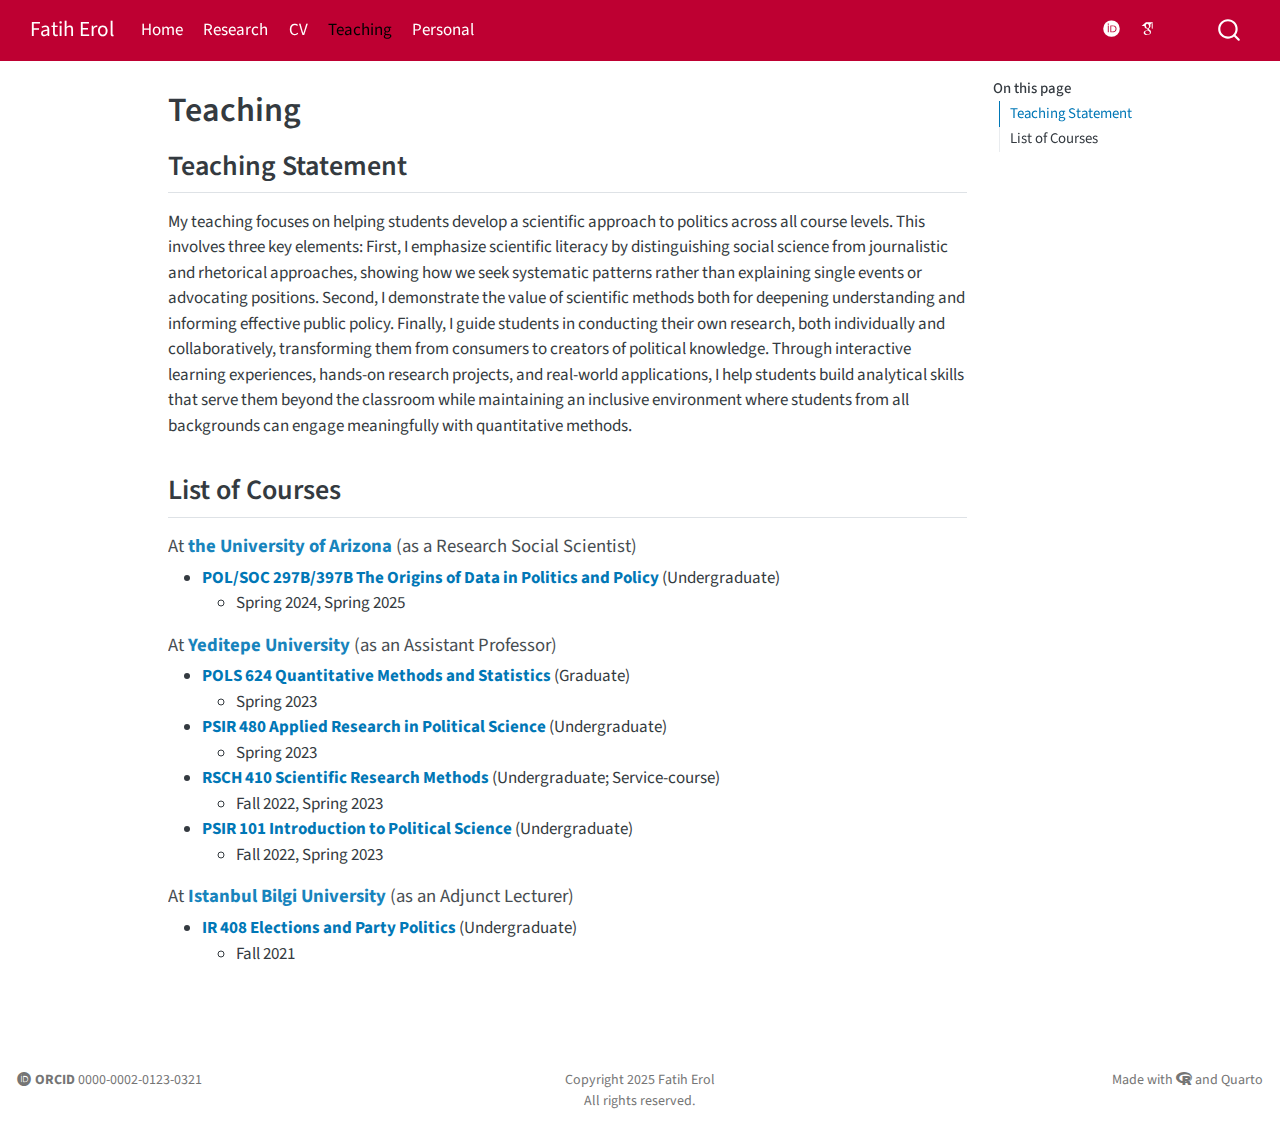
<file: docs/teaching.html>
<!DOCTYPE html>
<html xmlns="http://www.w3.org/1999/xhtml" lang="en" xml:lang="en"><head>

<meta charset="utf-8">
<meta name="generator" content="quarto-1.6.42">

<meta name="viewport" content="width=device-width, initial-scale=1.0, user-scalable=yes">


<title>Teaching – Fatih Erol</title>
<style>
code{white-space: pre-wrap;}
span.smallcaps{font-variant: small-caps;}
div.columns{display: flex; gap: min(4vw, 1.5em);}
div.column{flex: auto; overflow-x: auto;}
div.hanging-indent{margin-left: 1.5em; text-indent: -1.5em;}
ul.task-list{list-style: none;}
ul.task-list li input[type="checkbox"] {
  width: 0.8em;
  margin: 0 0.8em 0.2em -1em; /* quarto-specific, see https://github.com/quarto-dev/quarto-cli/issues/4556 */ 
  vertical-align: middle;
}
</style>


<script src="site_libs/quarto-nav/quarto-nav.js"></script>
<script src="site_libs/clipboard/clipboard.min.js"></script>
<script src="site_libs/quarto-search/autocomplete.umd.js"></script>
<script src="site_libs/quarto-search/fuse.min.js"></script>
<script src="site_libs/quarto-search/quarto-search.js"></script>
<meta name="quarto:offset" content="./">
<script src="site_libs/quarto-html/quarto.js"></script>
<script src="site_libs/quarto-html/popper.min.js"></script>
<script src="site_libs/quarto-html/tippy.umd.min.js"></script>
<script src="site_libs/quarto-html/anchor.min.js"></script>
<link href="site_libs/quarto-html/tippy.css" rel="stylesheet">
<link href="site_libs/quarto-html/quarto-syntax-highlighting-2f5df379a58b258e96c21c0638c20c03.css" rel="stylesheet" id="quarto-text-highlighting-styles">
<script src="site_libs/bootstrap/bootstrap.min.js"></script>
<link href="site_libs/bootstrap/bootstrap-icons.css" rel="stylesheet">
<link href="site_libs/bootstrap/bootstrap-956839d255a260517916e47695e69767.min.css" rel="stylesheet" append-hash="true" id="quarto-bootstrap" data-mode="light">
<link href="site_libs/quarto-contrib/fontawesome6-0.1.0/all.css" rel="stylesheet">
<link href="site_libs/quarto-contrib/fontawesome6-0.1.0/latex-fontsize.css" rel="stylesheet">
<script src="site_libs/quarto-contrib/iconify-1.0.8/iconify-icon.min.js"></script>
<link href="site_libs/quarto-contrib/academicons-1.9.2/all.css" rel="stylesheet">
<link href="site_libs/quarto-contrib/academicons-1.9.2/size.css" rel="stylesheet">
<script id="quarto-search-options" type="application/json">{
  "location": "navbar",
  "copy-button": false,
  "collapse-after": 3,
  "panel-placement": "end",
  "type": "overlay",
  "limit": 50,
  "keyboard-shortcut": [
    "f",
    "/",
    "s"
  ],
  "show-item-context": false,
  "language": {
    "search-no-results-text": "No results",
    "search-matching-documents-text": "matching documents",
    "search-copy-link-title": "Copy link to search",
    "search-hide-matches-text": "Hide additional matches",
    "search-more-match-text": "more match in this document",
    "search-more-matches-text": "more matches in this document",
    "search-clear-button-title": "Clear",
    "search-text-placeholder": "",
    "search-detached-cancel-button-title": "Cancel",
    "search-submit-button-title": "Submit",
    "search-label": "Search"
  }
}</script>


<link rel="stylesheet" href="styles.css">
</head>

<body class="nav-fixed">

<div id="quarto-search-results"></div>
  <header id="quarto-header" class="headroom fixed-top">
    <nav class="navbar navbar-expand-lg " data-bs-theme="dark">
      <div class="navbar-container container-fluid">
      <div class="navbar-brand-container mx-auto">
    <a class="navbar-brand" href="./index.html">
    <span class="navbar-title">Fatih Erol</span>
    </a>
  </div>
            <div id="quarto-search" class="" title="Search"></div>
          <button class="navbar-toggler" type="button" data-bs-toggle="collapse" data-bs-target="#navbarCollapse" aria-controls="navbarCollapse" role="menu" aria-expanded="false" aria-label="Toggle navigation" onclick="if (window.quartoToggleHeadroom) { window.quartoToggleHeadroom(); }">
  <span class="navbar-toggler-icon"></span>
</button>
          <div class="collapse navbar-collapse" id="navbarCollapse">
            <ul class="navbar-nav navbar-nav-scroll me-auto">
  <li class="nav-item">
    <a class="nav-link" href="./index.html"> 
<span class="menu-text">Home</span></a>
  </li>  
  <li class="nav-item">
    <a class="nav-link" href="./research.html"> 
<span class="menu-text">Research</span></a>
  </li>  
  <li class="nav-item">
    <a class="nav-link" href="https://www.dropbox.com/scl/fi/dmtnkbe3kayq0z76vs9cd/Erol_CV.pdf?rlkey=1lx61015107pcvnujd35zgujr&amp;st=ugmisfb1&amp;dl=0" target="_blank"> 
<span class="menu-text">CV</span></a>
  </li>  
  <li class="nav-item">
    <a class="nav-link active" href="./teaching.html" aria-current="page"> 
<span class="menu-text">Teaching</span></a>
  </li>  
  <li class="nav-item">
    <a class="nav-link" href="./personal.html"> 
<span class="menu-text">Personal</span></a>
  </li>  
</ul>
            <ul class="navbar-nav navbar-nav-scroll ms-auto">
  <li class="nav-item">
    <a class="nav-link" href="mailto:fatih.erol@yeditepe.edu.tr"> 
<span class="menu-text"><iconify-icon inline="" icon="bi:envelope" style="font-size: 1.1em;" e-mail=""></iconify-icon></span></a>
  </li>  
  <li class="nav-item">
    <a class="nav-link" href="https://x.com/fatiherol_pols" target="_blank"> 
<span class="menu-text"><iconify-icon inline="" icon="mdi:twitter" style="font-size: 1.2em;" x="" (twitter)=""></iconify-icon></span></a>
  </li>  
  <li class="nav-item">
    <a class="nav-link" href="https://bsky.app/profile/fatiherol.bsky.social" rel="me" target="_blank"> 
<span class="menu-text"><iconify-icon inline="" icon="ph:butterfly-bold" style="font-size: 1.2em;" bluesky=""></iconify-icon></span></a>
  </li>  
  <li class="nav-item">
    <a class="nav-link" href="https://orcid.org/0000-0002-0123-0321" target="_blank"> 
<span class="menu-text"><i class="ai  ai-orcid"></i></span></a>
  </li>  
  <li class="nav-item">
    <a class="nav-link" href="https://scholar.google.com/citations?hl=en&amp;user=slPu75UAAAAJ" target="_blank"> 
<span class="menu-text"><i class="ai  ai-google-scholar"></i></span></a>
  </li>  
  <li class="nav-item">
    <a class="nav-link" href="https://linkedin.com/in/fatih-erol-pols" target="_blank"> 
<span class="menu-text"><iconify-icon inline="" icon="simple-icons:linkedin" style="font-size: 1.2em;" linkedin=""></iconify-icon></span></a>
  </li>  
  <li class="nav-item">
    <a class="nav-link" href="https://github.com/ferol15" rel="me" target="_blank"> 
<span class="menu-text"><iconify-icon inline="" icon="bi:github" style="font-size: 1.1em;" github=""></iconify-icon></span></a>
  </li>  
</ul>
          </div> <!-- /navcollapse -->
            <div class="quarto-navbar-tools">
</div>
      </div> <!-- /container-fluid -->
    </nav>
</header>
<!-- content -->
<div id="quarto-content" class="quarto-container page-columns page-rows-contents page-layout-article page-navbar">
<!-- sidebar -->
<!-- margin-sidebar -->
    <div id="quarto-margin-sidebar" class="sidebar margin-sidebar">
        <nav id="TOC" role="doc-toc" class="toc-active">
    <h2 id="toc-title">On this page</h2>
   
  <ul>
  <li><a href="#teaching-statement" id="toc-teaching-statement" class="nav-link active" data-scroll-target="#teaching-statement">Teaching Statement</a></li>
  <li><a href="#list-of-courses" id="toc-list-of-courses" class="nav-link" data-scroll-target="#list-of-courses">List of Courses</a></li>
  </ul>
</nav>
    </div>
<!-- main -->
<main class="content" id="quarto-document-content">

<header id="title-block-header" class="quarto-title-block default">
<div class="quarto-title">
<h1 class="title">Teaching</h1>
</div>



<div class="quarto-title-meta">

    
  
    
  </div>
  


</header>


<section id="teaching-statement" class="level2">
<h2 class="anchored" data-anchor-id="teaching-statement">Teaching Statement</h2>
<p>My teaching focuses on helping students develop a scientific approach to politics across all course levels. This involves three key elements: First, I emphasize scientific literacy by distinguishing social science from journalistic and rhetorical approaches, showing how we seek systematic patterns rather than explaining single events or advocating positions. Second, I demonstrate the value of scientific methods both for deepening understanding and informing effective public policy. Finally, I guide students in conducting their own research, both individually and collaboratively, transforming them from consumers to creators of political knowledge. Through interactive learning experiences, hands-on research projects, and real-world applications, I help students build analytical skills that serve them beyond the classroom while maintaining an inclusive environment where students from all backgrounds can engage meaningfully with quantitative methods.</p>
</section>
<section id="list-of-courses" class="level2">
<h2 class="anchored" data-anchor-id="list-of-courses">List of Courses</h2>
<section id="at-the-university-of-arizona-as-a-research-social-scientist" class="level5">
<h5 class="anchored" data-anchor-id="at-the-university-of-arizona-as-a-research-social-scientist">At <a href="https://sgpp.arizona.edu" target="_blank"> <strong>the University of Arizona</strong> </a> (as a Research Social Scientist)</h5>
<ul>
<li><a href="https://www.dropbox.com/scl/fi/ng1mtdsy7hboavl5ebhx8/POL-397B-Spring-2025-Syllabus.pdf?rlkey=itwwlp2wuehjjbndmwdbvd0wm&amp;st=9j8v1x2l&amp;dl=0" target="_blank"> <strong>POL/SOC 297B/397B The Origins of Data in Politics and Policy</strong> </a> (Undergraduate)
<ul>
<li>Spring 2024, Spring 2025</li>
</ul></li>
</ul>
</section>
<section id="at-yeditepe-university-as-an-assistant-professor" class="level5">
<h5 class="anchored" data-anchor-id="at-yeditepe-university-as-an-assistant-professor">At <a href="https://iibf.yeditepe.edu.tr/en/political-science-and-international-relations-department-en" target="_blank"> <strong>Yeditepe University</strong> </a> (as an Assistant Professor)</h5>
<ul>
<li><a href="https://www.dropbox.com/scl/fi/9axi8yxta4qkb9pvfqjpk/POLS-624-Syllabus.pdf?rlkey=q73cdbopv1fs1v7xoee8b65bo&amp;st=h4sso0ba&amp;dl=0" target="_blank"> <strong>POLS 624 Quantitative Methods and Statistics</strong> </a> (Graduate)
<ul>
<li>Spring 2023</li>
</ul></li>
<li><a href="https://www.dropbox.com/scl/fi/r1be8tz5zzg5kuujfjyoy/PSIR_480.pdf?rlkey=jaekplrt8unqipzz2sxt4bfkn&amp;st=3s3uwu9z&amp;dl=0" target="_blank"> <strong>PSIR 480 Applied Research in Political Science</strong> </a> (Undergraduate)
<ul>
<li>Spring 2023</li>
</ul></li>
<li><a href="https://www.dropbox.com/scl/fi/5484hl78dsap4nr3sl3wj/RSCH-410-Syllabus.pdf?rlkey=tbij7sma2wwasvfl92igtffln&amp;st=7f7vka3n&amp;dl=0" target="_blank"> <strong>RSCH 410 Scientific Research Methods</strong> </a> (Undergraduate; Service-course)
<ul>
<li>Fall 2022, Spring 2023</li>
</ul></li>
<li><a href="https://www.dropbox.com/scl/fi/kjmq5tu48qea3fqwecpn5/PSIR_101-Syllabus.pdf?rlkey=aem3kt3jwhnnacbeteh5ze4er&amp;st=llqzkgq6&amp;dl=0" target="_blank"> <strong>PSIR 101 Introduction to Political Science</strong> </a> (Undergraduate)
<ul>
<li>Fall 2022, Spring 2023</li>
</ul></li>
</ul>
</section>
<section id="at-istanbul-bilgi-university-as-an-adjunct-lecturer" class="level5">
<h5 class="anchored" data-anchor-id="at-istanbul-bilgi-university-as-an-adjunct-lecturer">At <a href="https://iibf.yeditepe.edu.tr/en/political-science-and-international-relations-department-en" target="_blank"> <strong>Istanbul Bilgi University</strong> </a> (as an Adjunct Lecturer)</h5>
<ul>
<li><a href="https://www.dropbox.com/scl/fi/6nhokohtpx8cd8i2d4ioa/IR-408-Syllabus.pdf?rlkey=3m6jch5rzxsbcwhipfv5dvqq8&amp;st=0edx214i&amp;dl=0" target="_blank"> <strong>IR 408 Elections and Party Politics</strong> </a> (Undergraduate)
<ul>
<li>Fall 2021</li>
</ul></li>
</ul>
<!-- Google tag (gtag.js) -->
<script async="" src="https://www.googletagmanager.com/gtag/js?id=G-C9REN6Q65E"></script>
<script>
  window.dataLayer = window.dataLayer || [];
  function gtag(){dataLayer.push(arguments);}
  gtag('js', new Date());

  gtag('config', 'G-C9REN6Q65E');
</script>


</section>
</section>

</main> <!-- /main -->
<script id="quarto-html-after-body" type="application/javascript">
window.document.addEventListener("DOMContentLoaded", function (event) {
  const toggleBodyColorMode = (bsSheetEl) => {
    const mode = bsSheetEl.getAttribute("data-mode");
    const bodyEl = window.document.querySelector("body");
    if (mode === "dark") {
      bodyEl.classList.add("quarto-dark");
      bodyEl.classList.remove("quarto-light");
    } else {
      bodyEl.classList.add("quarto-light");
      bodyEl.classList.remove("quarto-dark");
    }
  }
  const toggleBodyColorPrimary = () => {
    const bsSheetEl = window.document.querySelector("link#quarto-bootstrap");
    if (bsSheetEl) {
      toggleBodyColorMode(bsSheetEl);
    }
  }
  toggleBodyColorPrimary();  
  const icon = "";
  const anchorJS = new window.AnchorJS();
  anchorJS.options = {
    placement: 'right',
    icon: icon
  };
  anchorJS.add('.anchored');
  const isCodeAnnotation = (el) => {
    for (const clz of el.classList) {
      if (clz.startsWith('code-annotation-')) {                     
        return true;
      }
    }
    return false;
  }
  const onCopySuccess = function(e) {
    // button target
    const button = e.trigger;
    // don't keep focus
    button.blur();
    // flash "checked"
    button.classList.add('code-copy-button-checked');
    var currentTitle = button.getAttribute("title");
    button.setAttribute("title", "Copied!");
    let tooltip;
    if (window.bootstrap) {
      button.setAttribute("data-bs-toggle", "tooltip");
      button.setAttribute("data-bs-placement", "left");
      button.setAttribute("data-bs-title", "Copied!");
      tooltip = new bootstrap.Tooltip(button, 
        { trigger: "manual", 
          customClass: "code-copy-button-tooltip",
          offset: [0, -8]});
      tooltip.show();    
    }
    setTimeout(function() {
      if (tooltip) {
        tooltip.hide();
        button.removeAttribute("data-bs-title");
        button.removeAttribute("data-bs-toggle");
        button.removeAttribute("data-bs-placement");
      }
      button.setAttribute("title", currentTitle);
      button.classList.remove('code-copy-button-checked');
    }, 1000);
    // clear code selection
    e.clearSelection();
  }
  const getTextToCopy = function(trigger) {
      const codeEl = trigger.previousElementSibling.cloneNode(true);
      for (const childEl of codeEl.children) {
        if (isCodeAnnotation(childEl)) {
          childEl.remove();
        }
      }
      return codeEl.innerText;
  }
  const clipboard = new window.ClipboardJS('.code-copy-button:not([data-in-quarto-modal])', {
    text: getTextToCopy
  });
  clipboard.on('success', onCopySuccess);
  if (window.document.getElementById('quarto-embedded-source-code-modal')) {
    const clipboardModal = new window.ClipboardJS('.code-copy-button[data-in-quarto-modal]', {
      text: getTextToCopy,
      container: window.document.getElementById('quarto-embedded-source-code-modal')
    });
    clipboardModal.on('success', onCopySuccess);
  }
    var localhostRegex = new RegExp(/^(?:http|https):\/\/localhost\:?[0-9]*\//);
    var mailtoRegex = new RegExp(/^mailto:/);
      var filterRegex = new RegExp("https:\/\/ferol15\.github\.io\/demosite\/");
    var isInternal = (href) => {
        return filterRegex.test(href) || localhostRegex.test(href) || mailtoRegex.test(href);
    }
    // Inspect non-navigation links and adorn them if external
 	var links = window.document.querySelectorAll('a[href]:not(.nav-link):not(.navbar-brand):not(.toc-action):not(.sidebar-link):not(.sidebar-item-toggle):not(.pagination-link):not(.no-external):not([aria-hidden]):not(.dropdown-item):not(.quarto-navigation-tool):not(.about-link)');
    for (var i=0; i<links.length; i++) {
      const link = links[i];
      if (!isInternal(link.href)) {
        // undo the damage that might have been done by quarto-nav.js in the case of
        // links that we want to consider external
        if (link.dataset.originalHref !== undefined) {
          link.href = link.dataset.originalHref;
        }
          // target, if specified
          link.setAttribute("target", "_blank");
          if (link.getAttribute("rel") === null) {
            link.setAttribute("rel", "noopener");
          }
      }
    }
  function tippyHover(el, contentFn, onTriggerFn, onUntriggerFn) {
    const config = {
      allowHTML: true,
      maxWidth: 500,
      delay: 100,
      arrow: false,
      appendTo: function(el) {
          return el.parentElement;
      },
      interactive: true,
      interactiveBorder: 10,
      theme: 'quarto',
      placement: 'bottom-start',
    };
    if (contentFn) {
      config.content = contentFn;
    }
    if (onTriggerFn) {
      config.onTrigger = onTriggerFn;
    }
    if (onUntriggerFn) {
      config.onUntrigger = onUntriggerFn;
    }
    window.tippy(el, config); 
  }
  const noterefs = window.document.querySelectorAll('a[role="doc-noteref"]');
  for (var i=0; i<noterefs.length; i++) {
    const ref = noterefs[i];
    tippyHover(ref, function() {
      // use id or data attribute instead here
      let href = ref.getAttribute('data-footnote-href') || ref.getAttribute('href');
      try { href = new URL(href).hash; } catch {}
      const id = href.replace(/^#\/?/, "");
      const note = window.document.getElementById(id);
      if (note) {
        return note.innerHTML;
      } else {
        return "";
      }
    });
  }
  const xrefs = window.document.querySelectorAll('a.quarto-xref');
  const processXRef = (id, note) => {
    // Strip column container classes
    const stripColumnClz = (el) => {
      el.classList.remove("page-full", "page-columns");
      if (el.children) {
        for (const child of el.children) {
          stripColumnClz(child);
        }
      }
    }
    stripColumnClz(note)
    if (id === null || id.startsWith('sec-')) {
      // Special case sections, only their first couple elements
      const container = document.createElement("div");
      if (note.children && note.children.length > 2) {
        container.appendChild(note.children[0].cloneNode(true));
        for (let i = 1; i < note.children.length; i++) {
          const child = note.children[i];
          if (child.tagName === "P" && child.innerText === "") {
            continue;
          } else {
            container.appendChild(child.cloneNode(true));
            break;
          }
        }
        if (window.Quarto?.typesetMath) {
          window.Quarto.typesetMath(container);
        }
        return container.innerHTML
      } else {
        if (window.Quarto?.typesetMath) {
          window.Quarto.typesetMath(note);
        }
        return note.innerHTML;
      }
    } else {
      // Remove any anchor links if they are present
      const anchorLink = note.querySelector('a.anchorjs-link');
      if (anchorLink) {
        anchorLink.remove();
      }
      if (window.Quarto?.typesetMath) {
        window.Quarto.typesetMath(note);
      }
      if (note.classList.contains("callout")) {
        return note.outerHTML;
      } else {
        return note.innerHTML;
      }
    }
  }
  for (var i=0; i<xrefs.length; i++) {
    const xref = xrefs[i];
    tippyHover(xref, undefined, function(instance) {
      instance.disable();
      let url = xref.getAttribute('href');
      let hash = undefined; 
      if (url.startsWith('#')) {
        hash = url;
      } else {
        try { hash = new URL(url).hash; } catch {}
      }
      if (hash) {
        const id = hash.replace(/^#\/?/, "");
        const note = window.document.getElementById(id);
        if (note !== null) {
          try {
            const html = processXRef(id, note.cloneNode(true));
            instance.setContent(html);
          } finally {
            instance.enable();
            instance.show();
          }
        } else {
          // See if we can fetch this
          fetch(url.split('#')[0])
          .then(res => res.text())
          .then(html => {
            const parser = new DOMParser();
            const htmlDoc = parser.parseFromString(html, "text/html");
            const note = htmlDoc.getElementById(id);
            if (note !== null) {
              const html = processXRef(id, note);
              instance.setContent(html);
            } 
          }).finally(() => {
            instance.enable();
            instance.show();
          });
        }
      } else {
        // See if we can fetch a full url (with no hash to target)
        // This is a special case and we should probably do some content thinning / targeting
        fetch(url)
        .then(res => res.text())
        .then(html => {
          const parser = new DOMParser();
          const htmlDoc = parser.parseFromString(html, "text/html");
          const note = htmlDoc.querySelector('main.content');
          if (note !== null) {
            // This should only happen for chapter cross references
            // (since there is no id in the URL)
            // remove the first header
            if (note.children.length > 0 && note.children[0].tagName === "HEADER") {
              note.children[0].remove();
            }
            const html = processXRef(null, note);
            instance.setContent(html);
          } 
        }).finally(() => {
          instance.enable();
          instance.show();
        });
      }
    }, function(instance) {
    });
  }
      let selectedAnnoteEl;
      const selectorForAnnotation = ( cell, annotation) => {
        let cellAttr = 'data-code-cell="' + cell + '"';
        let lineAttr = 'data-code-annotation="' +  annotation + '"';
        const selector = 'span[' + cellAttr + '][' + lineAttr + ']';
        return selector;
      }
      const selectCodeLines = (annoteEl) => {
        const doc = window.document;
        const targetCell = annoteEl.getAttribute("data-target-cell");
        const targetAnnotation = annoteEl.getAttribute("data-target-annotation");
        const annoteSpan = window.document.querySelector(selectorForAnnotation(targetCell, targetAnnotation));
        const lines = annoteSpan.getAttribute("data-code-lines").split(",");
        const lineIds = lines.map((line) => {
          return targetCell + "-" + line;
        })
        let top = null;
        let height = null;
        let parent = null;
        if (lineIds.length > 0) {
            //compute the position of the single el (top and bottom and make a div)
            const el = window.document.getElementById(lineIds[0]);
            top = el.offsetTop;
            height = el.offsetHeight;
            parent = el.parentElement.parentElement;
          if (lineIds.length > 1) {
            const lastEl = window.document.getElementById(lineIds[lineIds.length - 1]);
            const bottom = lastEl.offsetTop + lastEl.offsetHeight;
            height = bottom - top;
          }
          if (top !== null && height !== null && parent !== null) {
            // cook up a div (if necessary) and position it 
            let div = window.document.getElementById("code-annotation-line-highlight");
            if (div === null) {
              div = window.document.createElement("div");
              div.setAttribute("id", "code-annotation-line-highlight");
              div.style.position = 'absolute';
              parent.appendChild(div);
            }
            div.style.top = top - 2 + "px";
            div.style.height = height + 4 + "px";
            div.style.left = 0;
            let gutterDiv = window.document.getElementById("code-annotation-line-highlight-gutter");
            if (gutterDiv === null) {
              gutterDiv = window.document.createElement("div");
              gutterDiv.setAttribute("id", "code-annotation-line-highlight-gutter");
              gutterDiv.style.position = 'absolute';
              const codeCell = window.document.getElementById(targetCell);
              const gutter = codeCell.querySelector('.code-annotation-gutter');
              gutter.appendChild(gutterDiv);
            }
            gutterDiv.style.top = top - 2 + "px";
            gutterDiv.style.height = height + 4 + "px";
          }
          selectedAnnoteEl = annoteEl;
        }
      };
      const unselectCodeLines = () => {
        const elementsIds = ["code-annotation-line-highlight", "code-annotation-line-highlight-gutter"];
        elementsIds.forEach((elId) => {
          const div = window.document.getElementById(elId);
          if (div) {
            div.remove();
          }
        });
        selectedAnnoteEl = undefined;
      };
        // Handle positioning of the toggle
    window.addEventListener(
      "resize",
      throttle(() => {
        elRect = undefined;
        if (selectedAnnoteEl) {
          selectCodeLines(selectedAnnoteEl);
        }
      }, 10)
    );
    function throttle(fn, ms) {
    let throttle = false;
    let timer;
      return (...args) => {
        if(!throttle) { // first call gets through
            fn.apply(this, args);
            throttle = true;
        } else { // all the others get throttled
            if(timer) clearTimeout(timer); // cancel #2
            timer = setTimeout(() => {
              fn.apply(this, args);
              timer = throttle = false;
            }, ms);
        }
      };
    }
      // Attach click handler to the DT
      const annoteDls = window.document.querySelectorAll('dt[data-target-cell]');
      for (const annoteDlNode of annoteDls) {
        annoteDlNode.addEventListener('click', (event) => {
          const clickedEl = event.target;
          if (clickedEl !== selectedAnnoteEl) {
            unselectCodeLines();
            const activeEl = window.document.querySelector('dt[data-target-cell].code-annotation-active');
            if (activeEl) {
              activeEl.classList.remove('code-annotation-active');
            }
            selectCodeLines(clickedEl);
            clickedEl.classList.add('code-annotation-active');
          } else {
            // Unselect the line
            unselectCodeLines();
            clickedEl.classList.remove('code-annotation-active');
          }
        });
      }
  const findCites = (el) => {
    const parentEl = el.parentElement;
    if (parentEl) {
      const cites = parentEl.dataset.cites;
      if (cites) {
        return {
          el,
          cites: cites.split(' ')
        };
      } else {
        return findCites(el.parentElement)
      }
    } else {
      return undefined;
    }
  };
  var bibliorefs = window.document.querySelectorAll('a[role="doc-biblioref"]');
  for (var i=0; i<bibliorefs.length; i++) {
    const ref = bibliorefs[i];
    const citeInfo = findCites(ref);
    if (citeInfo) {
      tippyHover(citeInfo.el, function() {
        var popup = window.document.createElement('div');
        citeInfo.cites.forEach(function(cite) {
          var citeDiv = window.document.createElement('div');
          citeDiv.classList.add('hanging-indent');
          citeDiv.classList.add('csl-entry');
          var biblioDiv = window.document.getElementById('ref-' + cite);
          if (biblioDiv) {
            citeDiv.innerHTML = biblioDiv.innerHTML;
          }
          popup.appendChild(citeDiv);
        });
        return popup.innerHTML;
      });
    }
  }
});
</script>
</div> <!-- /content -->
<footer class="footer">
  <div class="nav-footer">
    <div class="nav-footer-left">
<p><span><i class="fa-brands fa-orcid" aria-label="orcid"></i> <strong>ORCID</strong> <a href="https://orcid.org/0000-0002-0123-0321" target="_blank">0000-0002-0123-0321</a> </span></p>
</div>   
    <div class="nav-footer-center">
<p>Copyright 2025 Fatih Erol<br>
All rights reserved.</p>
</div>
    <div class="nav-footer-right">
<p><span>Made with <i class="fa-brands fa-r-project" aria-label="r-project"></i> and <a href="https://quarto.org/">Quarto</a></span></p>
</div>
  </div>
</footer>




</body></html>
</file>
<file: docs/site_libs/quarto-html/tippy.css>
.tippy-box[data-animation=fade][data-state=hidden]{opacity:0}[data-tippy-root]{max-width:calc(100vw - 10px)}.tippy-box{position:relative;background-color:#333;color:#fff;border-radius:4px;font-size:14px;line-height:1.4;white-space:normal;outline:0;transition-property:transform,visibility,opacity}.tippy-box[data-placement^=top]>.tippy-arrow{bottom:0}.tippy-box[data-placement^=top]>.tippy-arrow:before{bottom:-7px;left:0;border-width:8px 8px 0;border-top-color:initial;transform-origin:center top}.tippy-box[data-placement^=bottom]>.tippy-arrow{top:0}.tippy-box[data-placement^=bottom]>.tippy-arrow:before{top:-7px;left:0;border-width:0 8px 8px;border-bottom-color:initial;transform-origin:center bottom}.tippy-box[data-placement^=left]>.tippy-arrow{right:0}.tippy-box[data-placement^=left]>.tippy-arrow:before{border-width:8px 0 8px 8px;border-left-color:initial;right:-7px;transform-origin:center left}.tippy-box[data-placement^=right]>.tippy-arrow{left:0}.tippy-box[data-placement^=right]>.tippy-arrow:before{left:-7px;border-width:8px 8px 8px 0;border-right-color:initial;transform-origin:center right}.tippy-box[data-inertia][data-state=visible]{transition-timing-function:cubic-bezier(.54,1.5,.38,1.11)}.tippy-arrow{width:16px;height:16px;color:#333}.tippy-arrow:before{content:"";position:absolute;border-color:transparent;border-style:solid}.tippy-content{position:relative;padding:5px 9px;z-index:1}
</file>
<file: docs/site_libs/quarto-html/quarto-syntax-highlighting-37eea08aefeeee20ff55810ff984fec1.css>
/* quarto syntax highlight colors */
:root {
  --quarto-hl-ot-color: #003B4F;
  --quarto-hl-at-color: #657422;
  --quarto-hl-ss-color: #20794D;
  --quarto-hl-an-color: #5E5E5E;
  --quarto-hl-fu-color: #4758AB;
  --quarto-hl-st-color: #20794D;
  --quarto-hl-cf-color: #003B4F;
  --quarto-hl-op-color: #5E5E5E;
  --quarto-hl-er-color: #AD0000;
  --quarto-hl-bn-color: #AD0000;
  --quarto-hl-al-color: #AD0000;
  --quarto-hl-va-color: #111111;
  --quarto-hl-bu-color: inherit;
  --quarto-hl-ex-color: inherit;
  --quarto-hl-pp-color: #AD0000;
  --quarto-hl-in-color: #5E5E5E;
  --quarto-hl-vs-color: #20794D;
  --quarto-hl-wa-color: #5E5E5E;
  --quarto-hl-do-color: #5E5E5E;
  --quarto-hl-im-color: #00769E;
  --quarto-hl-ch-color: #20794D;
  --quarto-hl-dt-color: #AD0000;
  --quarto-hl-fl-color: #AD0000;
  --quarto-hl-co-color: #5E5E5E;
  --quarto-hl-cv-color: #5E5E5E;
  --quarto-hl-cn-color: #8f5902;
  --quarto-hl-sc-color: #5E5E5E;
  --quarto-hl-dv-color: #AD0000;
  --quarto-hl-kw-color: #003B4F;
}

/* other quarto variables */
:root {
  --quarto-font-monospace: SFMono-Regular, Menlo, Monaco, Consolas, "Liberation Mono", "Courier New", monospace;
}

/* syntax highlight based on Pandoc's rules */
pre > code.sourceCode > span {
  color: #003B4F;
}

code.sourceCode > span {
  color: #003B4F;
}

div.sourceCode,
div.sourceCode pre.sourceCode {
  color: #003B4F;
}

/* Normal */
code span {
  color: #003B4F;
}

/* Alert */
code span.al {
  color: #AD0000;
  font-style: inherit;
}

/* Annotation */
code span.an {
  color: #5E5E5E;
  font-style: inherit;
}

/* Attribute */
code span.at {
  color: #657422;
  font-style: inherit;
}

/* BaseN */
code span.bn {
  color: #AD0000;
  font-style: inherit;
}

/* BuiltIn */
code span.bu {
  font-style: inherit;
}

/* ControlFlow */
code span.cf {
  color: #003B4F;
  font-weight: bold;
  font-style: inherit;
}

/* Char */
code span.ch {
  color: #20794D;
  font-style: inherit;
}

/* Constant */
code span.cn {
  color: #8f5902;
  font-style: inherit;
}

/* Comment */
code span.co {
  color: #5E5E5E;
  font-style: inherit;
}

/* CommentVar */
code span.cv {
  color: #5E5E5E;
  font-style: italic;
}

/* Documentation */
code span.do {
  color: #5E5E5E;
  font-style: italic;
}

/* DataType */
code span.dt {
  color: #AD0000;
  font-style: inherit;
}

/* DecVal */
code span.dv {
  color: #AD0000;
  font-style: inherit;
}

/* Error */
code span.er {
  color: #AD0000;
  font-style: inherit;
}

/* Extension */
code span.ex {
  font-style: inherit;
}

/* Float */
code span.fl {
  color: #AD0000;
  font-style: inherit;
}

/* Function */
code span.fu {
  color: #4758AB;
  font-style: inherit;
}

/* Import */
code span.im {
  color: #00769E;
  font-style: inherit;
}

/* Information */
code span.in {
  color: #5E5E5E;
  font-style: inherit;
}

/* Keyword */
code span.kw {
  color: #003B4F;
  font-weight: bold;
  font-style: inherit;
}

/* Operator */
code span.op {
  color: #5E5E5E;
  font-style: inherit;
}

/* Other */
code span.ot {
  color: #003B4F;
  font-style: inherit;
}

/* Preprocessor */
code span.pp {
  color: #AD0000;
  font-style: inherit;
}

/* SpecialChar */
code span.sc {
  color: #5E5E5E;
  font-style: inherit;
}

/* SpecialString */
code span.ss {
  color: #20794D;
  font-style: inherit;
}

/* String */
code span.st {
  color: #20794D;
  font-style: inherit;
}

/* Variable */
code span.va {
  color: #111111;
  font-style: inherit;
}

/* VerbatimString */
code span.vs {
  color: #20794D;
  font-style: inherit;
}

/* Warning */
code span.wa {
  color: #5E5E5E;
  font-style: italic;
}

.prevent-inlining {
  content: "</";
}

/*# sourceMappingURL=27d3d809615f7771493d095567f04340.css.map */
</file>
<file: docs/site_libs/quarto-contrib/fontawesome6-0.1.0/latex-fontsize.css>
.fa-tiny {
  font-size: 0.5em;
}
.fa-scriptsize {
  font-size: 0.7em;
}
.fa-footnotesize {
  font-size: 0.8em;
}
.fa-small {
  font-size: 0.9em;
}
.fa-normalsize {
  font-size: 1em;
}
.fa-large {
  font-size: 1.2em;
}
.fa-Large {
  font-size: 1.5em;
}
.fa-LARGE {
  font-size: 1.75em;
}
.fa-huge {
  font-size: 2em;
}
.fa-Huge {
  font-size: 2.5em;
}
</file>
<file: docs/site_libs/quarto-contrib/academicons-1.9.2/all.css>
/*
 *  Academicons 1.9.4 by James Walsh (https://github.com/jpswalsh) and Katja Bercic (https://github.com/katjabercic)
 *  Fonts generated using FontForge - https://fontforge.org
 *  Square icons designed to be used alongside Font Awesome square icons - https://fortawesome.github.io/Font-Awesome/
 *  Licenses - Font: SIL OFL 1.1, CSS: MIT License
 */
@font-face {
  font-family: 'Academicons';
  font-style: normal;
  font-weight: 400;
  font-display: block;
  src: url('1e21o67/academicons.eot');
  src: url('1e21o67/academicons.eot') format('embedded-opentype'),
    url('1e21o67/academicons.ttf') format('truetype'),
    url('1e21o67/academicons.woff') format('woff'),
    url('1e21o67/academicons.svg') format('svg');
}

.ai {
  font-family: 'Academicons';
  font-weight: 400;
  -moz-osx-font-smoothing: grayscale;
  -webkit-font-smoothing: antialiased;
  display: inline-block;
  font-style: normal;
  font-variant: normal;
  text-rendering: auto;
  line-height: 1;
}

.ai-academia:before {
  content: "\e9af";
}

.ai-academia-square:before {
  content: "\e93d";
}

.ai-acclaim:before {
  content: "\e92e";
}

.ai-acclaim-square:before {
  content: "\e93a";
}

.ai-acm:before {
  content: "\e93c";
}

.ai-acm-square:before {
  content: "\e95d";
}

.ai-acmdl:before {
  content: "\e96a";
}

.ai-acmdl-square:before {
  content: "\e9d3";
}

.ai-ads:before {
  content: "\e9cb";
}

.ai-ads-square:before {
  content: "\e94a";
}

.ai-africarxiv:before {
  content: "\e91b";
}

.ai-africarxiv-square:before {
  content: "\e90b";
}

.ai-archive:before {
  content: "\e955";
}

.ai-archive-square:before {
  content: "\e956";
}

.ai-arxiv:before {
  content: "\e974";
}

.ai-arxiv-square:before {
  content: "\e9a6";
}

.ai-biorxiv:before {
  content: "\e9a2";
}

.ai-biorxiv-square:before {
  content: "\e98b";
}

.ai-ceur:before {
  content: "\e96d";
}

.ai-ceur-square:before {
  content: "\e92f";
}

.ai-ciencia-vitae:before {
  content: "\e912";
}

.ai-ciencia-vitae-square:before {
  content: "\e913";
}

.ai-clarivate:before {
  content: "\e924";
}

.ai-clarivate-square:before {
  content: "\e925";
}

.ai-closed-access:before {
  content: "\e942";
}

.ai-closed-access-square:before {
  content: "\e943";
}

.ai-conversation:before {
  content: "\e94c";
}

.ai-conversation-square:before {
  content: "\e915";
}

.ai-coursera:before {
  content: "\e95f";
}

.ai-coursera-square:before {
  content: "\e97f";
}

.ai-crossref:before {
  content: "\e918";
}

.ai-crossref-square:before {
  content: "\e919";
}

.ai-cv:before {
  content: "\e9a5";
}

.ai-cv-square:before {
  content: "\e90a";
}

.ai-datacite:before {
  content: "\e91c";
}

.ai-datacite-square:before {
  content: "\e91d";
}

.ai-dataverse:before {
  content: "\e9f7";
}

.ai-dataverse-square:before {
  content: "\e9e4";
}

.ai-dblp:before {
  content: "\e94f";
}

.ai-dblp-square:before {
  content: "\e93f";
}

.ai-depsy:before {
  content: "\e97a";
}

.ai-depsy-square:before {
  content: "\e94b";
}

.ai-doi:before {
  content: "\e97e";
}

.ai-doi-square:before {
  content: "\e98f";
}

.ai-dryad:before {
  content: "\e97c";
}

.ai-dryad-square:before {
  content: "\e98c";
}

.ai-elsevier:before {
  content: "\e961";
}

.ai-elsevier-square:before {
  content: "\e910";
}

.ai-figshare:before {
  content: "\e981";
}

.ai-figshare-square:before {
  content: "\e9e7";
}

.ai-google-scholar:before {
  content: "\e9d4";
}

.ai-google-scholar-square:before {
  content: "\e9f9";
}

.ai-hal:before {
  content: "\e92c";
}

.ai-hal-square:before {
  content: "\e92d";
}

.ai-hypothesis:before {
  content: "\e95a";
}

.ai-hypothesis-square:before {
  content: "\e95b";
}

.ai-ideas-repec:before {
  content: "\e9ed";
}

.ai-ideas-repec-square:before {
  content: "\e9f8";
}

.ai-ieee:before {
  content: "\e929";
}

.ai-ieee-square:before {
  content: "\e9b9";
}

.ai-impactstory:before {
  content: "\e9cf";
}

.ai-impactstory-square:before {
  content: "\e9aa";
}

.ai-inaturalist:before {
  content: "\e900";
}

.ai-inaturalist-square:before {
  content: "\e901";
}

.ai-inpn:before {
  content: "\e902";
}

.ai-inpn-square:before {
  content: "\e903";
}

.ai-inspire:before {
  content: "\e9e9";
}

.ai-inspire-square:before {
  content: "\e9fe";
}

.ai-isidore:before {
  content: "\e936";
}

.ai-isidore-square:before {
  content: "\e954";
}

.ai-isni:before {
  content: "\e957";
}

.ai-isni-square:before {
  content: "\e958";
}

.ai-jstor:before {
  content: "\e938";
}

.ai-jstor-square:before {
  content: "\e944";
}

.ai-lattes:before {
  content: "\e9b3";
}

.ai-lattes-square:before {
  content: "\e99c";
}

.ai-mathoverflow:before {
  content: "\e9f6";
}

.ai-mathoverflow-square:before {
  content: "\e97b";
}

.ai-mendeley:before {
  content: "\e9f0";
}

.ai-mendeley-square:before {
  content: "\e9f3";
}

.ai-moodle:before {
  content: "\e907";
}

.ai-moodle-square:before {
  content: "\e908";
}

.ai-mtmt:before {
  content: "\e950";
}

.ai-mtmt-square:before {
  content: "\e951";
}

.ai-nakala:before {
  content: "\e940";
}

.ai-nakala-square:before {
  content: "\e941";
}

.ai-obp:before {
  content: "\e92a";
}

.ai-obp-square:before {
  content: "\e92b";
}

.ai-open-access:before {
  content: "\e939";
}

.ai-open-access-square:before {
  content: "\e9f4";
}

.ai-open-data:before {
  content: "\e966";
}

.ai-open-data-square:before {
  content: "\e967";
}

.ai-open-materials:before {
  content: "\e968";
}

.ai-open-materials-square:before {
  content: "\e969";
}

.ai-openedition:before {
  content: "\e946";
}

.ai-openedition-square:before {
  content: "\e947";
}

.ai-orcid:before {
  content: "\e9d9";
}

.ai-orcid-square:before {
  content: "\e9c3";
}

.ai-osf:before {
  content: "\e9ef";
}

.ai-osf-square:before {
  content: "\e931";
}

.ai-overleaf:before {
  content: "\e914";
}

.ai-overleaf-square:before {
  content: "\e98d";
}

.ai-philpapers:before {
  content: "\e98a";
}

.ai-philpapers-square:before {
  content: "\e96f";
}

.ai-piazza:before {
  content: "\e99a";
}

.ai-piazza-square:before {
  content: "\e90c";
}

.ai-preregistered:before {
  content: "\e906";
}

.ai-preregistered-square:before {
  content: "\e96b";
}

.ai-protocols:before {
  content: "\e952";
}

.ai-protocols-square:before {
  content: "\e953";
}

.ai-psyarxiv:before {
  content: "\e90e";
}

.ai-psyarxiv-square:before {
  content: "\e90f";
}

.ai-publons:before {
  content: "\e937";
}

.ai-publons-square:before {
  content: "\e94e";
}

.ai-pubmed:before {
  content: "\e99f";
}

.ai-pubmed-square:before {
  content: "\e97d";
}

.ai-pubpeer:before {
  content: "\e922";
}

.ai-pubpeer-square:before {
  content: "\e923";
}

.ai-researcherid:before {
  content: "\e91a";
}

.ai-researcherid-square:before {
  content: "\e95c";
}

.ai-researchgate:before {
  content: "\e95e";
}

.ai-researchgate-square:before {
  content: "\e99e";
}

.ai-ror:before {
  content: "\e948";
}

.ai-ror-square:before {
  content: "\e949";
}

.ai-sci-hub:before {
  content: "\e959";
}

.ai-sci-hub-square:before {
  content: "\e905";
}

.ai-scirate:before {
  content: "\e98e";
}

.ai-scirate-square:before {
  content: "\e99d";
}

.ai-scopus:before {
  content: "\e91e";
}

.ai-scopus-square:before {
  content: "\e91f";
}

.ai-semantic-scholar:before {
  content: "\e96e";
}

.ai-semantic-scholar-square:before {
  content: "\e96c";
}

.ai-springer:before {
  content: "\e928";
}

.ai-springer-square:before {
  content: "\e99b";
}

.ai-ssrn:before {
  content: "\e916";
}

.ai-ssrn-square:before {
  content: "\e917";
}

.ai-stackoverflow:before {
  content: "\e920";
}

.ai-stackoverflow-square:before {
  content: "\e921";
}

.ai-viaf:before {
  content: "\e933";
}

.ai-viaf-square:before {
  content: "\e934";
}

.ai-wiley:before {
  content: "\e926";
}

.ai-wiley-square:before {
  content: "\e927";
}

.ai-zenodo:before {
  content: "\e911";
}

.ai-zotero:before {
  content: "\e962";
}

.ai-zotero-square:before {
  content: "\e932";
}

/*  Duplication of the FontAwesome style classes using 'ai' in place of 'fa'. */
.ai-lg {
  font-size: 1.33333em;
  line-height: 0.75em;
  vertical-align: -.0667em;
}

.ai-xs {
  font-size: .75em;
}

.ai-sm {
  font-size: .875em;
}

.ai-1x {
  font-size: 1em;
}

.ai-2x {
  font-size: 2em;
}

.ai-3x {
  font-size: 3em;
}

.ai-4x {
  font-size: 4em;
}

.ai-5x {
  font-size: 5em;
}

.ai-6x {
  font-size: 6em;
}

.ai-7x {
  font-size: 7em;
}

.ai-8x {
  font-size: 8em;
}

.ai-9x {
  font-size: 9em;
}

.ai-10x {
  font-size: 10em;
}

.ai-fw {
  text-align: center;
  width: 1.25em;
}

.ai-ul {
  list-style-type: none;
  margin-left: 2.5em;
  padding-left: 0;
}

.ai-ul>li {
  position: relative;
}

.ai-li {
  left: -2em;
  position: absolute;
  text-align: center;
  width: 2em;
  line-height: inherit;
}

.ai-border {
  border: solid 0.08em #eee;
  border-radius: .1em;
  padding: .2em .25em .15em;
}

.ai-pull-left {
  float: left;
}

.ai-pull-right {
  float: right;
}

.ai.ai-pull-left {
  margin-right: .3em;
}

.ai.ai-pull-right {
  margin-right: .3em;
}

.ai-stack {
  display: inline-block;
  height: 2em;
  line-height: 2em;
  position: relative;
  vertical-align: middle;
  width: 2.5em;
}

.ai-stack-1x,
.ai-stack-2x {
  left: 0;
  position: absolute;
  text-align: center;
  width: 100%;
}

.ai-stack-1x {
  line-height: inherit;
}

.ai-stack-2x {
  font-size: 2em;
}

.ai-inverse {
  color: #fff;
}
</file>
<file: docs/site_libs/quarto-contrib/academicons-1.9.2/size.css>
.ai-tiny {
  font-size: 0.5em;
}

.ai-scriptsize {
  font-size: 0.7em;
}

.ai-footnotesize {
  font-size: 0.8em;
}

.ai-small {
  font-size: 0.9em;
}

.ai-normalsize {
  font-size: 1em;
}

.ai-large {
  font-size: 1.2em;
}

.ai-Large {
  font-size: 1.5em;
}

.ai-LARGE {
  font-size: 1.75em;
}

.ai-huge {
  font-size: 2em;
}

.ai-Huge {
  font-size: 2.5em;
}

.ai-1x {
  font-size: 1em;
}

.ai-2x {
  font-size: 2em;
}

.ai-3x {
  font-size: 3em;
}

.ai-4x {
  font-size: 4em;
}

.ai-5x {
  font-size: 5em;
}

.ai-6x {
  font-size: 6em;
}

.ai-7x {
  font-size: 7em;
}

.ai-8x {
  font-size: 8em;
}

.ai-9x {
  font-size: 9em;
}

.ai-10x {
  font-size: 10em;
}

.ai-2xs {
  font-size: 0.625em;
  line-height: 0.1em;
  vertical-align: 0.225em;
}

.ai-xs {
  font-size: 0.75em;
  line-height: 0.08333em;
  vertical-align: 0.125em;
}

.ai-sm {
  font-size: 0.875em;
  line-height: 0.07143em;
  vertical-align: 0.05357em;
}

.ai-lg {
  font-size: 1.25em;
  line-height: 0.05em;
  vertical-align: -0.075em;
}

.ai-xl {
  font-size: 1.5em;
  line-height: 0.04167em;
  vertical-align: -0.125em;
}

.ai-2xl {
  font-size: 2em;
  line-height: 0.03125em;
  vertical-align: -0.1875em;
}
</file>
<file: docs/styles.css>
/* css styles */

details {
    margin-left: -0.75rem;
    margin-top: -0.75rem;
    margin-bottom: -0.75rem;
    padding: .8em;
    border-radius: 0px
}
</file>
<file: README_files/libs/quarto-html/tippy.css>
.tippy-box[data-animation=fade][data-state=hidden]{opacity:0}[data-tippy-root]{max-width:calc(100vw - 10px)}.tippy-box{position:relative;background-color:#333;color:#fff;border-radius:4px;font-size:14px;line-height:1.4;white-space:normal;outline:0;transition-property:transform,visibility,opacity}.tippy-box[data-placement^=top]>.tippy-arrow{bottom:0}.tippy-box[data-placement^=top]>.tippy-arrow:before{bottom:-7px;left:0;border-width:8px 8px 0;border-top-color:initial;transform-origin:center top}.tippy-box[data-placement^=bottom]>.tippy-arrow{top:0}.tippy-box[data-placement^=bottom]>.tippy-arrow:before{top:-7px;left:0;border-width:0 8px 8px;border-bottom-color:initial;transform-origin:center bottom}.tippy-box[data-placement^=left]>.tippy-arrow{right:0}.tippy-box[data-placement^=left]>.tippy-arrow:before{border-width:8px 0 8px 8px;border-left-color:initial;right:-7px;transform-origin:center left}.tippy-box[data-placement^=right]>.tippy-arrow{left:0}.tippy-box[data-placement^=right]>.tippy-arrow:before{left:-7px;border-width:8px 8px 8px 0;border-right-color:initial;transform-origin:center right}.tippy-box[data-inertia][data-state=visible]{transition-timing-function:cubic-bezier(.54,1.5,.38,1.11)}.tippy-arrow{width:16px;height:16px;color:#333}.tippy-arrow:before{content:"";position:absolute;border-color:transparent;border-style:solid}.tippy-content{position:relative;padding:5px 9px;z-index:1}
</file>
<file: README_files/libs/quarto-html/quarto-syntax-highlighting-2f5df379a58b258e96c21c0638c20c03.css>
/* quarto syntax highlight colors */
:root {
  --quarto-hl-ot-color: #003B4F;
  --quarto-hl-at-color: #657422;
  --quarto-hl-ss-color: #20794D;
  --quarto-hl-an-color: #5E5E5E;
  --quarto-hl-fu-color: #4758AB;
  --quarto-hl-st-color: #20794D;
  --quarto-hl-cf-color: #003B4F;
  --quarto-hl-op-color: #5E5E5E;
  --quarto-hl-er-color: #AD0000;
  --quarto-hl-bn-color: #AD0000;
  --quarto-hl-al-color: #AD0000;
  --quarto-hl-va-color: #111111;
  --quarto-hl-bu-color: inherit;
  --quarto-hl-ex-color: inherit;
  --quarto-hl-pp-color: #AD0000;
  --quarto-hl-in-color: #5E5E5E;
  --quarto-hl-vs-color: #20794D;
  --quarto-hl-wa-color: #5E5E5E;
  --quarto-hl-do-color: #5E5E5E;
  --quarto-hl-im-color: #00769E;
  --quarto-hl-ch-color: #20794D;
  --quarto-hl-dt-color: #AD0000;
  --quarto-hl-fl-color: #AD0000;
  --quarto-hl-co-color: #5E5E5E;
  --quarto-hl-cv-color: #5E5E5E;
  --quarto-hl-cn-color: #8f5902;
  --quarto-hl-sc-color: #5E5E5E;
  --quarto-hl-dv-color: #AD0000;
  --quarto-hl-kw-color: #003B4F;
}

/* other quarto variables */
:root {
  --quarto-font-monospace: SFMono-Regular, Menlo, Monaco, Consolas, "Liberation Mono", "Courier New", monospace;
}

pre > code.sourceCode > span {
  color: #003B4F;
}

code span {
  color: #003B4F;
}

code.sourceCode > span {
  color: #003B4F;
}

div.sourceCode,
div.sourceCode pre.sourceCode {
  color: #003B4F;
}

code span.ot {
  color: #003B4F;
  font-style: inherit;
}

code span.at {
  color: #657422;
  font-style: inherit;
}

code span.ss {
  color: #20794D;
  font-style: inherit;
}

code span.an {
  color: #5E5E5E;
  font-style: inherit;
}

code span.fu {
  color: #4758AB;
  font-style: inherit;
}

code span.st {
  color: #20794D;
  font-style: inherit;
}

code span.cf {
  color: #003B4F;
  font-weight: bold;
  font-style: inherit;
}

code span.op {
  color: #5E5E5E;
  font-style: inherit;
}

code span.er {
  color: #AD0000;
  font-style: inherit;
}

code span.bn {
  color: #AD0000;
  font-style: inherit;
}

code span.al {
  color: #AD0000;
  font-style: inherit;
}

code span.va {
  color: #111111;
  font-style: inherit;
}

code span.bu {
  font-style: inherit;
}

code span.ex {
  font-style: inherit;
}

code span.pp {
  color: #AD0000;
  font-style: inherit;
}

code span.in {
  color: #5E5E5E;
  font-style: inherit;
}

code span.vs {
  color: #20794D;
  font-style: inherit;
}

code span.wa {
  color: #5E5E5E;
  font-style: italic;
}

code span.do {
  color: #5E5E5E;
  font-style: italic;
}

code span.im {
  color: #00769E;
  font-style: inherit;
}

code span.ch {
  color: #20794D;
  font-style: inherit;
}

code span.dt {
  color: #AD0000;
  font-style: inherit;
}

code span.fl {
  color: #AD0000;
  font-style: inherit;
}

code span.co {
  color: #5E5E5E;
  font-style: inherit;
}

code span.cv {
  color: #5E5E5E;
  font-style: italic;
}

code span.cn {
  color: #8f5902;
  font-style: inherit;
}

code span.sc {
  color: #5E5E5E;
  font-style: inherit;
}

code span.dv {
  color: #AD0000;
  font-style: inherit;
}

code span.kw {
  color: #003B4F;
  font-weight: bold;
  font-style: inherit;
}

.prevent-inlining {
  content: "</";
}

/*# sourceMappingURL=35eb38a806ee71ea6d2563be2308c832.css.map */
</file>
<file: docs/site_libs/quarto-html/quarto-syntax-highlighting-dark-2fef5ea3f8957b3e4ecc936fc74692ca.css>
/* quarto syntax highlight colors */
:root {
  --quarto-hl-al-color: #f07178;
  --quarto-hl-an-color: #d4d0ab;
  --quarto-hl-at-color: #00e0e0;
  --quarto-hl-bn-color: #d4d0ab;
  --quarto-hl-bu-color: #abe338;
  --quarto-hl-ch-color: #abe338;
  --quarto-hl-co-color: #f8f8f2;
  --quarto-hl-cv-color: #ffd700;
  --quarto-hl-cn-color: #ffd700;
  --quarto-hl-cf-color: #ffa07a;
  --quarto-hl-dt-color: #ffa07a;
  --quarto-hl-dv-color: #d4d0ab;
  --quarto-hl-do-color: #f8f8f2;
  --quarto-hl-er-color: #f07178;
  --quarto-hl-ex-color: #00e0e0;
  --quarto-hl-fl-color: #d4d0ab;
  --quarto-hl-fu-color: #ffa07a;
  --quarto-hl-im-color: #abe338;
  --quarto-hl-in-color: #d4d0ab;
  --quarto-hl-kw-color: #ffa07a;
  --quarto-hl-op-color: #ffa07a;
  --quarto-hl-ot-color: #00e0e0;
  --quarto-hl-pp-color: #dcc6e0;
  --quarto-hl-re-color: #00e0e0;
  --quarto-hl-sc-color: #abe338;
  --quarto-hl-ss-color: #abe338;
  --quarto-hl-st-color: #abe338;
  --quarto-hl-va-color: #00e0e0;
  --quarto-hl-vs-color: #abe338;
  --quarto-hl-wa-color: #dcc6e0;
}

/* other quarto variables */
:root {
  --quarto-font-monospace: SFMono-Regular, Menlo, Monaco, Consolas, "Liberation Mono", "Courier New", monospace;
}

/* syntax highlight based on Pandoc's rules */
pre > code.sourceCode > span {
  color: #f8f8f2;
}

code.sourceCode > span {
  color: #f8f8f2;
}

div.sourceCode,
div.sourceCode pre.sourceCode {
  color: #f8f8f2;
}

/* Normal */
code span {
  color: #f8f8f2;
}

/* Alert */
code span.al {
  color: #f07178;
}

/* Annotation */
code span.an {
  color: #d4d0ab;
}

/* Attribute */
code span.at {
  color: #00e0e0;
}

/* BaseN */
code span.bn {
  color: #d4d0ab;
}

/* BuiltIn */
code span.bu {
  color: #abe338;
}

/* ControlFlow */
code span.cf {
  font-weight: bold;
  color: #ffa07a;
}

/* Char */
code span.ch {
  color: #abe338;
}

/* Constant */
code span.cn {
  color: #ffd700;
}

/* Comment */
code span.co {
  font-style: italic;
  color: #f8f8f2;
}

/* CommentVar */
code span.cv {
  color: #ffd700;
}

/* Documentation */
code span.do {
  color: #f8f8f2;
}

/* DataType */
code span.dt {
  color: #ffa07a;
}

/* DecVal */
code span.dv {
  color: #d4d0ab;
}

/* Error */
code span.er {
  color: #f07178;
  text-decoration: underline;
}

/* Extension */
code span.ex {
  font-weight: bold;
  color: #00e0e0;
}

/* Float */
code span.fl {
  color: #d4d0ab;
}

/* Function */
code span.fu {
  color: #ffa07a;
}

/* Import */
code span.im {
  color: #abe338;
}

/* Information */
code span.in {
  color: #d4d0ab;
}

/* Keyword */
code span.kw {
  font-weight: bold;
  color: #ffa07a;
}

/* Operator */
code span.op {
  color: #ffa07a;
}

/* Other */
code span.ot {
  color: #00e0e0;
}

/* Preprocessor */
code span.pp {
  color: #dcc6e0;
}

/* RegionMarker */
code span.re {
  background-color: #f8f8f2;
  color: #00e0e0;
}

/* SpecialChar */
code span.sc {
  color: #abe338;
}

/* SpecialString */
code span.ss {
  color: #abe338;
}

/* String */
code span.st {
  color: #abe338;
}

/* Variable */
code span.va {
  color: #00e0e0;
}

/* VerbatimString */
code span.vs {
  color: #abe338;
}

/* Warning */
code span.wa {
  color: #dcc6e0;
}

.prevent-inlining {
  content: "</";
}

/*# sourceMappingURL=9d1c423767af11a14e59cf8ecfea55bb.css.map */
</file>
<file: docs/site_libs/quarto-html/quarto-syntax-highlighting-2f5df379a58b258e96c21c0638c20c03.css>
/* quarto syntax highlight colors */
:root {
  --quarto-hl-ot-color: #003B4F;
  --quarto-hl-at-color: #657422;
  --quarto-hl-ss-color: #20794D;
  --quarto-hl-an-color: #5E5E5E;
  --quarto-hl-fu-color: #4758AB;
  --quarto-hl-st-color: #20794D;
  --quarto-hl-cf-color: #003B4F;
  --quarto-hl-op-color: #5E5E5E;
  --quarto-hl-er-color: #AD0000;
  --quarto-hl-bn-color: #AD0000;
  --quarto-hl-al-color: #AD0000;
  --quarto-hl-va-color: #111111;
  --quarto-hl-bu-color: inherit;
  --quarto-hl-ex-color: inherit;
  --quarto-hl-pp-color: #AD0000;
  --quarto-hl-in-color: #5E5E5E;
  --quarto-hl-vs-color: #20794D;
  --quarto-hl-wa-color: #5E5E5E;
  --quarto-hl-do-color: #5E5E5E;
  --quarto-hl-im-color: #00769E;
  --quarto-hl-ch-color: #20794D;
  --quarto-hl-dt-color: #AD0000;
  --quarto-hl-fl-color: #AD0000;
  --quarto-hl-co-color: #5E5E5E;
  --quarto-hl-cv-color: #5E5E5E;
  --quarto-hl-cn-color: #8f5902;
  --quarto-hl-sc-color: #5E5E5E;
  --quarto-hl-dv-color: #AD0000;
  --quarto-hl-kw-color: #003B4F;
}

/* other quarto variables */
:root {
  --quarto-font-monospace: SFMono-Regular, Menlo, Monaco, Consolas, "Liberation Mono", "Courier New", monospace;
}

pre > code.sourceCode > span {
  color: #003B4F;
}

code span {
  color: #003B4F;
}

code.sourceCode > span {
  color: #003B4F;
}

div.sourceCode,
div.sourceCode pre.sourceCode {
  color: #003B4F;
}

code span.ot {
  color: #003B4F;
  font-style: inherit;
}

code span.at {
  color: #657422;
  font-style: inherit;
}

code span.ss {
  color: #20794D;
  font-style: inherit;
}

code span.an {
  color: #5E5E5E;
  font-style: inherit;
}

code span.fu {
  color: #4758AB;
  font-style: inherit;
}

code span.st {
  color: #20794D;
  font-style: inherit;
}

code span.cf {
  color: #003B4F;
  font-weight: bold;
  font-style: inherit;
}

code span.op {
  color: #5E5E5E;
  font-style: inherit;
}

code span.er {
  color: #AD0000;
  font-style: inherit;
}

code span.bn {
  color: #AD0000;
  font-style: inherit;
}

code span.al {
  color: #AD0000;
  font-style: inherit;
}

code span.va {
  color: #111111;
  font-style: inherit;
}

code span.bu {
  font-style: inherit;
}

code span.ex {
  font-style: inherit;
}

code span.pp {
  color: #AD0000;
  font-style: inherit;
}

code span.in {
  color: #5E5E5E;
  font-style: inherit;
}

code span.vs {
  color: #20794D;
  font-style: inherit;
}

code span.wa {
  color: #5E5E5E;
  font-style: italic;
}

code span.do {
  color: #5E5E5E;
  font-style: italic;
}

code span.im {
  color: #00769E;
  font-style: inherit;
}

code span.ch {
  color: #20794D;
  font-style: inherit;
}

code span.dt {
  color: #AD0000;
  font-style: inherit;
}

code span.fl {
  color: #AD0000;
  font-style: inherit;
}

code span.co {
  color: #5E5E5E;
  font-style: inherit;
}

code span.cv {
  color: #5E5E5E;
  font-style: italic;
}

code span.cn {
  color: #8f5902;
  font-style: inherit;
}

code span.sc {
  color: #5E5E5E;
  font-style: inherit;
}

code span.dv {
  color: #AD0000;
  font-style: inherit;
}

code span.kw {
  color: #003B4F;
  font-weight: bold;
  font-style: inherit;
}

.prevent-inlining {
  content: "</";
}

/*# sourceMappingURL=35eb38a806ee71ea6d2563be2308c832.css.map */
</file>
